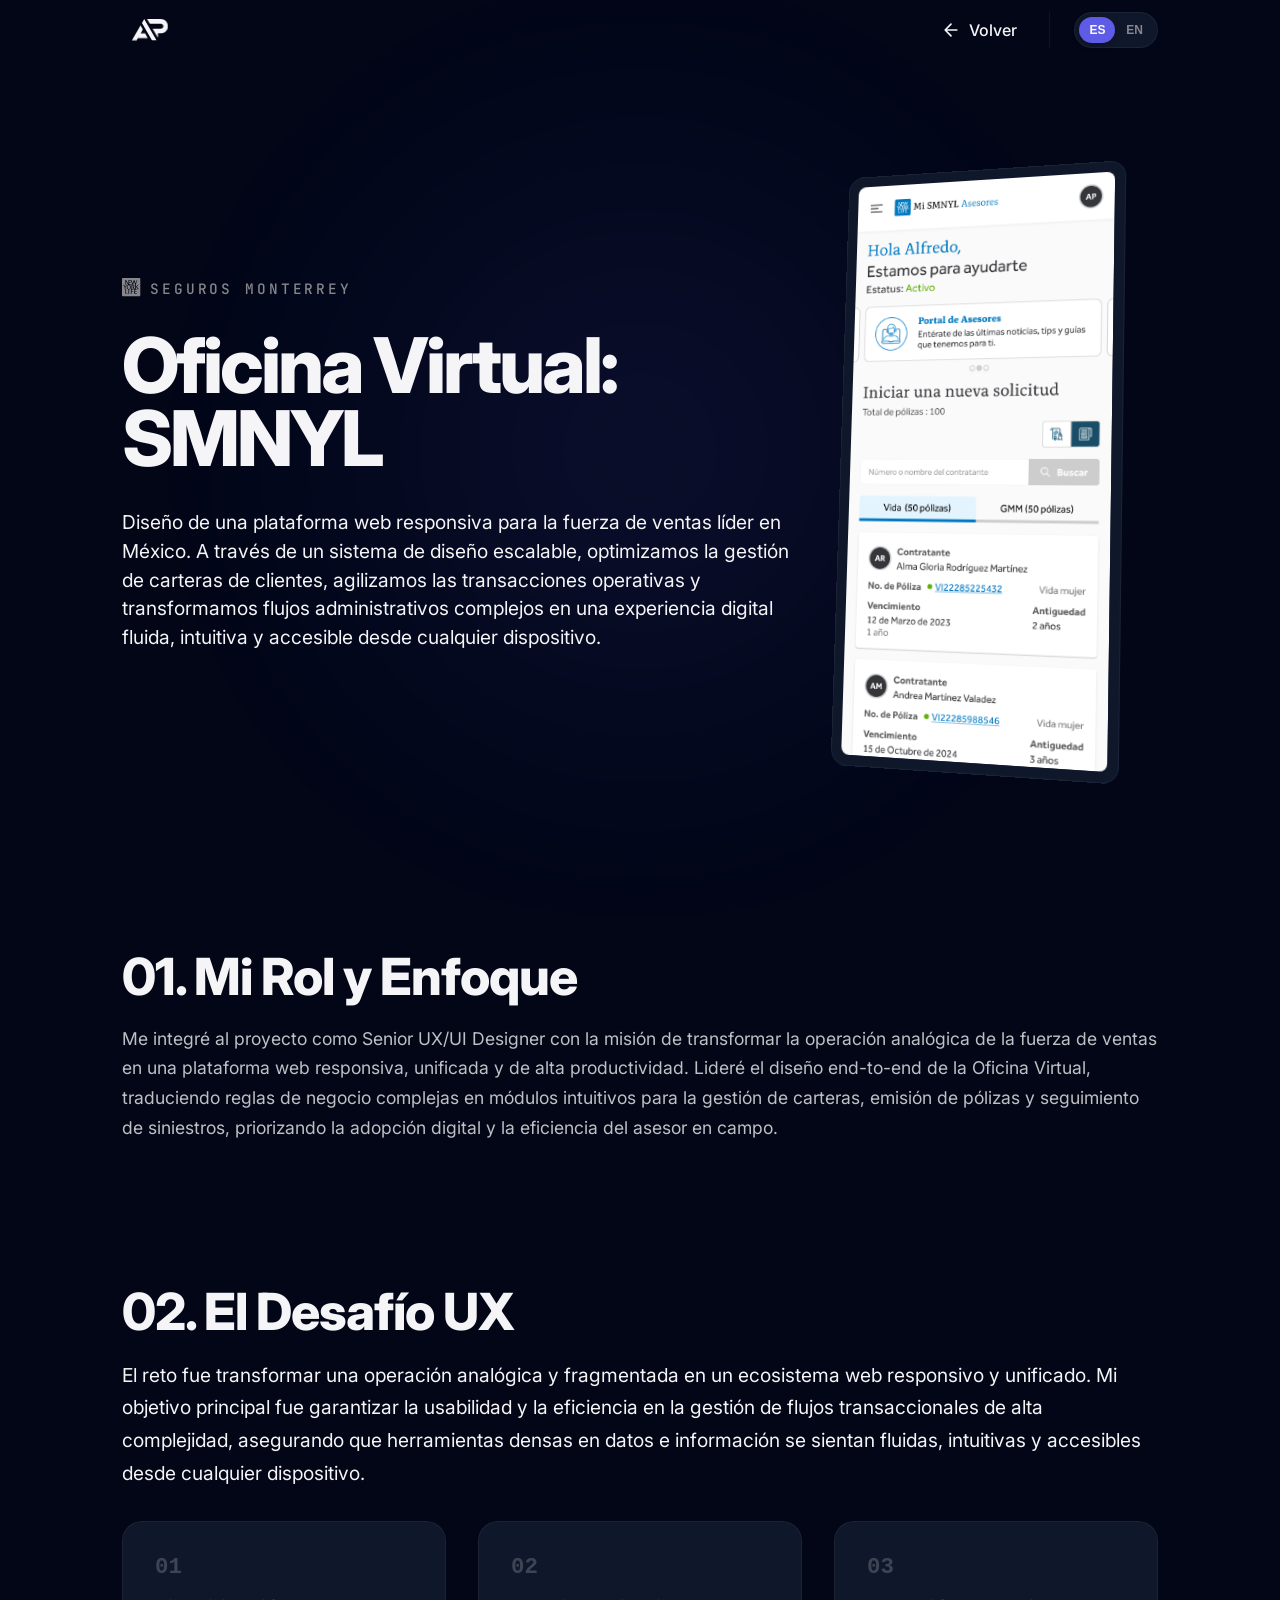
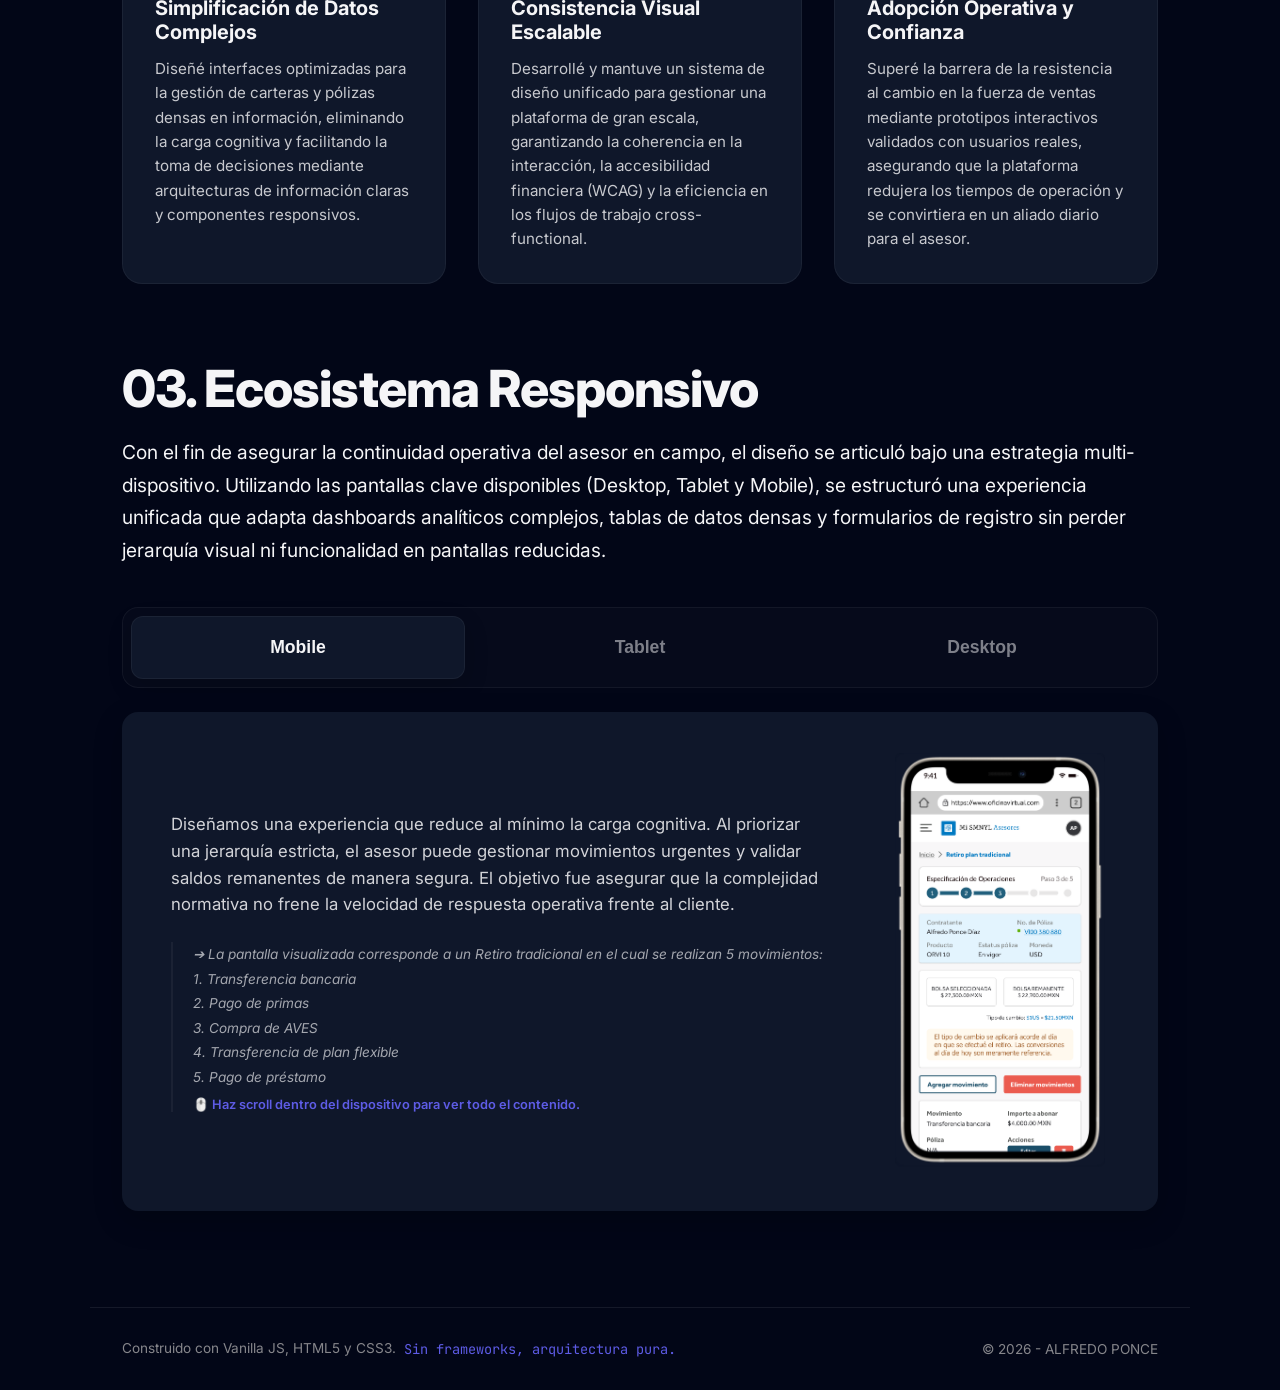
<file: proyectos/SMNYL/index.html>
<!DOCTYPE html>
<html lang="es" data-theme="dark">
<head>
    <meta charset="UTF-8">
    <meta name="viewport" content="width=device-width, initial-scale=1.0">
    <title data-key="nameSMNYL">Proyecto: Oficina Virtual| SMNYL</title>
    <link href="https://fonts.googleapis.com/css2?family=Inter:wght@300;400;600;700&family=JetBrains+Mono:wght@400;500&display=swap" rel="stylesheet">
    <link rel="stylesheet" href="../../main.css"> <!-- Estilos globales -->
    <link rel="stylesheet" href="styles.css"> <!-- Estilos propios -->
    <link rel="shortcut icon" type="svg" href="../../assets/favicon.svg">
</head>
<body> <div class="spotlight-overlay"></div>

    <!-- HEADER -->
    <header id="main-header">
        <!-- MENÚ -->
        <nav class="container nav-wrapper">
            <!-- LOGO -->
            <a href="../../index.html" id="brand-logo-link" class="brand-logo-container" aria-label="Volver al inicio">
                <svg class="ap-logo" viewBox="0 0 32 19" xmlns="http://www.w3.org/2000/svg">
                    <g clip-path="url(#clip0_449_1289)">
                        <path class="logo-part-a" d="M9.60338 9.25266C9.62469 9.28955 9.62469 9.33511 9.60338 9.37201L7.75363 12.5755C7.70792 12.6547 7.76466 12.754 7.85562 12.754H11.5574C11.5994 12.754 11.6383 12.7765 11.6594 12.813L13.9204 16.7286C13.9661 16.8077 13.9094 16.907 13.8184 16.907H5.32035C5.27833 16.907 5.23949 16.9295 5.21837 16.9661L4.08748 18.9244C4.06636 18.961 4.02751 18.9835 3.98549 18.9835H0.118143C0.0271787 18.9835 -0.0295584 18.8842 0.0161555 18.8051L7.46573 5.90404C7.51121 5.82528 7.62423 5.82528 7.66971 5.90404L9.60338 9.25266Z" fill="currentColor"/>
                        <path class="logo-part-diagonal" d="M21.7534 18.8215C21.7991 18.9006 21.7424 18.9999 21.6514 18.9999H17.784C17.742 18.9999 17.7032 18.9774 17.6821 18.9408L8.84911 3.64438C8.8278 3.60748 8.8278 3.56191 8.84911 3.52502L10.7828 0.176502C10.8283 0.0977407 10.9413 0.0977417 10.9868 0.176504L21.7534 18.8215Z" fill="currentColor"/>
                        <path class="logo-part-p" d="M32 6.38525C32 2.85878 29.15 5.33785e-06 25.6344 0H13.5739C13.483 0 13.4262 0.0992615 13.4719 0.178428L15.7329 4.09393C15.754 4.1305 15.7929 4.15301 15.8349 4.15301H25.6344C26.8634 4.15301 27.8598 5.15242 27.8598 6.38525C27.8598 7.61808 26.8634 8.61748 25.6344 8.61749H18.5501C18.4591 8.61749 18.4024 8.71675 18.4481 8.79592L22.8785 16.4681C22.9391 16.573 23.0985 16.5297 23.0985 16.4084V12.8892C23.0985 12.8237 23.1513 12.7705 23.2164 12.7705H25.6344C29.15 12.7705 32 9.91172 32 6.38525Z" fill="currentColor"/>
                    </g>
                    <defs>
                        <clipPath id="clip0_449_1289">
                            <rect width="32" height="19" fill="white"/>
                        </clipPath>
                    </defs>
                </svg>
            </a>

            <!-- MENÚ ENFOCADO AL CASO DE ESTUDIO -->
            <ul class="nav-links case-study-nav" id="nav-menu">
                <li>
                    <a href="../../index.html#projects" class="back-to-home">
                        <svg width="20" height="20" viewBox="0 0 24 24" fill="none" stroke="currentColor" stroke-width="2" stroke-linecap="round" stroke-linejoin="round"><path d="M19 12H5M12 19l-7-7 7-7"/></svg>
                        <span data-key="nav-back">Volver</span>
                    </a>
                </li>
            </ul>
            <div class="nav-actions">
                <div class="nav-settings">
                    <button id="lang-toggle" class="lang-switch" role="switch" aria-checked="false" aria-label="Cambiar idioma a Inglés">
                        <span class="lang-text" data-lang="es">ES</span>
                        <span class="lang-text" data-lang="en">EN</span>
                        <div class="lang-slider"></div>
                    </button>
                </div>             
                <button class="mobile-menu-btn" id="mobile-btn" aria-label="Menu">
                    <span class="bar"></span>
                    <span class="bar"></span>
                    <span class="bar"></span>
                </button>
            </div>
        </nav>
    </header>

    <!-- MAIN -->
    <main>
        <!-- HERO -->
        <section class="hero-tuali container">
            <div class="hero-tuali-content">
                <div class="brand-architecture">
                    <svg class="proyect-logo" viewBox="0 0 32 32" fill="none" xmlns="http://www.w3.org/2000/svg">
                        <path d="M20.9984 18.0553C21.1316 18.0553 21.1264 17.7038 21.1264 17.7038C21.2923 14.6115 21.1396 11.9148 21.1396 11.9148C21.0508 10.8951 20.7124 10.8316 20.7124 10.8316H21.2596C21.2326 10.552 21.1448 10.3475 21.1448 10.3475C19.9635 6.92433 19.2658 5.41048 19.2658 5.41048C18.3006 8.12108 17.6842 10.3152 17.6842 10.3152C17.626 10.552 17.5896 10.857 17.5896 10.857C18.8725 10.8316 19.151 11.0478 19.151 11.0478C19.9313 11.3729 19.9767 12.3329 19.9767 12.3329C20.0015 13.2367 19.4814 13.6068 19.4814 13.6068C19.0612 14.0015 18.4015 14.0766 18.4015 14.0766C19.3159 16.1017 20.1791 17.3602 20.1791 17.3602C20.7124 18.1938 20.9984 18.0553 20.9984 18.0553Z" fill="currentColor"/>
                        <path d="M14.4013 5.00269C14.4013 5.00269 14.1988 4.41703 13.6015 4.44135C13.6015 4.44135 13.3589 4.37841 11.9761 4.44135C11.9761 4.44135 11.5062 4.44135 11.5311 5.06661V6.65879C11.5311 6.65879 12.3308 6.69839 13.5502 6.6349C13.5502 6.6349 13.7664 6.61963 13.9826 6.54294L13.8552 7.58741C13.8552 7.58741 13.8172 7.42095 11.6331 7.49764C11.6331 7.49764 11.5569 7.49764 11.5311 7.57476C11.5311 7.57476 11.4941 8.48026 11.5311 9.62574C11.5311 9.62574 11.595 10.103 12.1781 10.1093C12.1781 10.1093 14.173 10.1601 14.6048 9.93073C14.6048 9.93073 14.7956 9.89844 15.062 9.42219C15.062 9.42219 15.0672 9.57916 14.9357 10.8578H16.5283C16.5283 10.8578 16.725 10.8319 16.725 10.6533C16.725 10.6533 16.8132 10.4619 16.4469 9.52156C16.4469 9.52156 15.7856 7.73915 14.4013 5.00269Z" fill="currentColor"/>
                        <path d="M10.9063 11.4301C9.76455 11.3539 9.25131 12.2446 9.25131 12.2446C8.8512 12.8293 8.87596 14.2179 8.87596 14.2179C8.79982 16.0504 9.24444 16.7783 9.24444 16.7783C9.79051 17.7557 10.679 17.7404 10.679 17.7404C12.0247 17.7816 12.4519 16.7524 12.4519 16.7524C12.8573 15.8475 12.7859 14.2179 12.7859 14.2179C12.7547 12.843 12.3409 12.2446 12.3409 12.2446C11.8652 11.3735 10.9063 11.4301 10.9063 11.4301Z" fill="currentColor"/>
                        <path d="M27.9072 0H1.36626C0.61152 0 0 0.611627 0 1.3691V27.9691C0 28.7267 0.61152 29.3393 1.36626 29.3393H27.9072C28.661 29.3393 29.2736 28.7267 29.2736 27.9691V1.3691C29.2736 0.611627 28.661 0 27.9072 0ZM23.7107 24.8832C23.7107 24.8832 23.6717 25.3558 23.4428 25.342C23.4428 25.342 23.3656 25.4457 21.2835 25.3167C21.2835 25.3167 20.8262 25.2014 19.1628 25.3041C19.1628 25.3041 19.5312 25.2146 19.5947 24.2611C19.5947 24.2611 19.6961 21.5621 19.6459 18.5576C19.6459 18.5576 19.6645 18.1185 19.3541 18.0877C19.3541 18.0877 19.0613 18.1258 18.889 17.8594C18.889 17.8594 17.9729 16.0009 17.3809 14.5113C17.3148 14.3374 17.2504 14.1725 17.1944 14.0155C17.1944 14.0155 17.0533 13.8368 17.3339 13.8866C17.3339 13.8866 17.9687 13.9008 18.3372 13.5313C18.3372 13.5313 18.8831 12.9969 18.7178 12.3098C18.7178 12.3098 18.6929 11.7019 18.0697 11.5328C18.0697 11.5328 17.5496 11.354 16.7239 11.5196C16.7239 11.5196 16.4337 11.5576 16.4194 11.9149V17.5147C16.4194 17.5147 16.3307 18.1137 17.0294 18.0629L17.983 18.0646C17.983 18.0646 18.2996 18.0121 18.1975 18.2912L18.058 18.9779C18.058 18.9779 18.0327 18.8685 17.6763 18.8436C17.6763 18.8436 17.3339 18.7252 15.7466 18.8141C15.7466 18.8141 15.3786 18.8009 15.3665 19.0285V21.2096H16.9665C16.9665 21.2096 17.9444 21.2339 18.0823 21.1562L17.8804 22.1986C17.8804 22.1986 17.753 22.0717 17.4348 22.0838C17.4348 22.0838 16.9517 21.9824 15.3533 22.0574L15.3786 24.4261C15.3786 24.4261 15.3665 25.2411 15.7466 25.3299C15.7466 25.3299 14.9081 25.2146 13.6761 25.3299C13.6761 25.3299 14.0953 25.1893 14.1465 24.565C14.1465 24.565 14.3368 21.753 14.2602 19.1559C14.2602 19.1559 14.3236 18.0851 13.8917 17.9582L14.553 17.9599C14.553 17.9599 15.061 18.0497 15.1635 16.8905C15.1635 16.8905 15.2618 15.8333 15.2735 14.5113C15.2777 13.7798 15.2571 12.9668 15.1746 12.2067C15.1746 12.2067 15.1884 11.0358 14.4272 10.9592L11.8102 10.947C11.8102 10.947 12.8382 11.2526 13.3467 11.8895C13.3467 11.8895 14.0889 12.7105 14.0826 14.257C14.0826 14.257 14.0905 14.3464 14.0953 14.5113C14.1137 15.07 14.0836 16.54 13.3584 17.2986C13.3584 17.2986 13.1686 17.7315 11.975 18.0371C11.975 18.0371 11.4539 18.2411 11.4666 19.0673C11.4666 19.0673 11.4032 21.6388 11.4666 24.7686C11.4666 24.7686 11.4666 25.1518 11.9228 25.342C11.9228 25.342 11.1113 25.1767 9.62602 25.2913C9.62602 25.2913 9.95633 25.2654 10.0573 24.7944C10.0573 24.7944 10.2619 24.2987 10.2741 21.5992V19.0546C10.2741 19.0546 10.2867 18.1516 9.75289 18.0248C9.75289 18.0248 8.77452 17.87 8.31725 17.3239C8.31725 17.3239 7.65708 16.8271 7.63221 14.8306C7.63221 14.8306 7.62053 14.7122 7.6153 14.5113C7.60526 14.0451 7.63908 13.1153 7.9996 12.3726C7.9996 12.3726 8.43189 11.2652 9.7915 11.011C9.7915 11.011 9.30041 10.1198 6.1009 5.27056V10.2726C6.1009 10.2726 6.14639 10.8064 6.72933 10.8583H8.1666C8.1666 10.8583 7.89804 10.9212 6.05748 14.1535C6.05748 14.1535 5.964 14.2994 5.85034 14.5113C5.65584 14.8687 5.39841 15.4136 5.42164 15.7593V17.4387C5.42164 17.4387 5.42164 17.87 6.04483 17.9599H7.26372C6.57825 18.0121 6.5909 18.5825 6.5909 18.5825C6.45029 21.1557 6.55174 24.2521 6.55174 24.2521C6.52796 24.5958 7.06029 24.6349 7.06029 24.6349C7.06029 24.6349 8.22943 24.6988 8.63435 24.6169C8.63435 24.6169 9.07897 24.565 9.32048 24.1919L9.16777 25.0619C9.16777 25.0619 9.14922 25.2596 8.85219 25.3273C8.85219 25.3273 8.67984 25.4309 7.45353 25.3041C7.45353 25.3041 6.2594 25.2146 4.91364 25.2913C4.91364 25.2913 5.43484 25.1258 5.42164 24.0702C5.42164 24.0702 5.4608 21.8544 5.42164 19.1323C5.42164 19.1323 5.39579 18.0497 4.68631 18.0877L3.7074 18.1009C3.7074 18.1009 4.31794 17.9212 4.34281 17.2467L4.34019 15.4506C4.34019 15.3053 4.29678 14.8491 3.97858 14.3126C3.6858 13.8205 3.27249 12.7898 2.50444 11.8742C1.75329 10.9771 1.11952 10.8662 1.11952 10.8662H2.82361C2.82361 10.8662 3.22798 10.9899 3.69049 11.5793C3.96375 11.9276 5.14304 14.1535 5.14304 14.1535L6.40001 11.9276C6.40001 11.9276 6.84354 10.973 6.17169 10.9089H4.48342C4.48342 10.9089 5.08076 10.9089 5.11719 10.2969C5.11719 10.2969 5.30961 7.07621 5.15526 4.76103C5.15526 4.76103 5.16846 3.94695 4.82441 3.71864H6.95927C6.95927 3.71864 6.90855 4.14941 7.51756 5.14315L10.2884 9.56057L10.2867 4.82605C10.2867 4.82605 10.3238 3.76827 9.85542 3.69278C9.85542 3.69278 10.6621 3.75507 14.9917 3.70544C14.9917 3.70544 15.2582 3.62984 15.449 4.21442C15.449 4.21442 15.8734 5.61417 17.2567 8.33852C17.2567 8.33852 17.836 6.79718 18.5729 4.29056C18.5729 4.29056 18.7304 3.78049 18.4772 3.67904C18.4772 3.67904 19.075 3.78049 19.9885 3.67904C19.9885 3.67904 19.9376 3.90942 20.6486 5.75532C20.6486 5.75532 20.8897 6.3663 21.8296 8.68147C21.8296 8.68147 22.4511 7.1037 23.1763 4.60821C23.1763 4.60821 23.493 3.88193 23.0875 3.73031C23.0875 3.73031 23.5448 3.80743 24.6099 3.71864C24.6099 3.71864 24.3302 3.83754 22.059 10.8377H22.6552C22.6552 10.8377 22.3904 10.8704 22.3649 11.354C22.3649 11.354 22.364 12.4144 22.364 14.5113C22.3623 15.3783 22.3623 16.4264 22.3623 17.6549C22.3623 17.6549 22.3508 18.1185 22.7821 18.075H23.3788C23.3788 18.075 23.7985 18.0565 23.7335 18.2151L23.5686 19.017C23.5686 19.017 23.4686 18.8304 23.1124 18.8304C23.1124 18.8304 22.7821 18.7416 21.2454 18.7785C21.2454 18.7785 20.8706 18.7623 20.8743 19.0805L20.878 21.0637C22.5912 21.0763 22.3126 21.0763 22.3126 21.0763C23.3291 21.1018 23.4042 21.0377 23.4042 21.0377L23.2392 22.0194C23.2392 22.0194 23.1383 21.9185 22.7699 21.9063C22.7699 21.9063 22.4263 21.8428 20.878 21.8888V24.1284C20.878 24.1284 20.8897 24.4959 21.3855 24.5233C21.3855 24.5233 21.8417 24.6502 22.7699 24.5344C22.7699 24.5344 23.7107 24.592 23.9 23.9931L23.7107 24.8832ZM25.5243 18.0778C25.2458 18.1157 25.0174 17.7843 25.0174 17.7843C22.6044 14.0414 22.4771 14.0276 22.4771 14.0276C24.0898 12.1174 25.0423 11.0655 25.0423 11.0655C25.259 10.8229 25.6512 10.8361 25.6512 10.8361H26.6672C26.3637 10.9507 25.804 11.5603 25.804 11.5603C24.8134 12.5149 23.7699 13.748 23.7699 13.748C26.3637 17.8594 26.9653 18.0778 26.9653 18.0778H25.5243Z" fill="currentColor"/>
                    </svg>
                    <span class="brand-parent">Seguros Monterrey</span>
                </div>
                <h1 class="project-title-xl" data-key="smnyl-hero-title">Título proyecto</h1>
                <p class="project-summary-inter">
                    <span data-key="smnyl-hero-desc">Descripción del proyecto</span>
                </p>
            </div>
            <div class="product-canvas-container">
                <div class="canvas-hardware-frame">
                    <div class="hardware-inner">
                        <img src="assets/hero/SMNYLHome.png" alt="SMNYL Interface" class="product-shot image-rounded">
                    </div>
                </div>
            </div>
        </section>


        <!-- 01. Mi Rol y Enfoque -->
        <section class="case-section role-section container">
            <!-- Titulo -->
            <div class="challenge-intro reveal-on-scroll">
                <h3 class="section-title" data-key="role_title">01. Mi Rol y Enfoque</h3>
            <!-- Contenido -->
                <p class="challenge-lead reveal-on-scroll" data-key="SMNYL_role_lead">
                    Text
                </p>                
            </div>
        </section>



        <!-- 02. El Desafío UX -->
        <section class="case-section challenge-section container">
            <!-- Titulo -->
            <br>
            <div class="challenge-intro reveal-on-scroll">
                <h3 class="section-title" data-key="challenge_title">02. La Misión</h3>
                <p class="section-description mx-auto" data-key="SMNYL_challenge_desc">
                    Text
                </p>
            </div>
            <!-- Contenido -->
             <div class="diagnostic-stack reveal-on-scroll">
                <div class="bento-card">
                    <span class="card-number">01</span>
                    <div class="card-content">
                        <h5 data-key="SMNYL_challenge_card_1_title">Text</h5>
                        <p data-key="SMNYL_challenge_card_1_desc">Text</p>
                    </div>
                </div>
                <div class="bento-card">
                    <span class="card-number">02</span>
                    <div class="card-content">
                        <h5 data-key="SMNYL_challenge_card_2_title">Text</h5>
                        <p data-key="SMNYL_challenge_card_2_desc">Text</p>
                    </div>
                </div>
                <div class="bento-card">
                    <span class="card-number">03</span>
                    <div class="card-content">
                        <h5 data-key="SMNYL_challenge_card_3_title">Text</h5>
                        <p data-key="SMNYL_challenge_card_3_desc">Text</p>
                    </div>
                </div>
            </div>
        </section>



        <!-- 03. Ecosistema Responsivo -->
        <section class="case-section goal-section container">
            <!-- Titulo -->
            <br><br><br>
            <div class="challenge-intro ">
                <h3 class="section-title reveal-on-scroll" data-key="SMNYL_insights_title">03.</h3>
                <p class="section-description mx-auto reveal-on-scroll" data-key="SMNYL_insights_statement">
                    Text
                </p>
            </div>
            <br><br>
            <!-- Contenido -->
            <div id="modules-section" class="interactive-tabs-layout">
                <!-- DESKTOP TABS HEADER (Oculto en Mobile) -->
                <div class="tabs-header-container reveal-on-scroll" role="tablist" aria-label="Módulos del Proyecto">
                    <button class="tab-btn active" role="tab" aria-selected="true" aria-controls="module-01" data-target="module-01">
                        <span class="tab-title">Mobile</span>
                    </button>
                    <button class="tab-btn" role="tab" aria-selected="false" aria-controls="module-02" data-target="module-02">
                        <span class="tab-title">Tablet</span>
                    </button>
                    <button class="tab-btn" role="tab" aria-selected="false" aria-controls="module-03" data-target="module-03">
                        <span class="tab-title">Desktop</span>
                    </button>
                </div>
                <div class="tabs-content-container reveal-on-scroll">
    
                <!-- Módulo 01: MOBILE -->
                <div class="accordion-item active" id="module-01" role="tabpanel">
                    <div class="accordion-header">
                        <div class="header-left">
                            <h5 class="cell-headline">Mobile</h5>
                        </div>
                        <button class="accordion-cta-btn" tabindex="-1">
                            <span class="cta-text" data-key="cta_see_less">Ver menos</span>
                            <svg class="cta-chevron" width="16" height="16" viewBox="0 0 24 24" fill="none" stroke="currentColor" stroke-width="2.5" stroke-linecap="round" stroke-linejoin="round"><polyline points="6 9 12 15 18 9"></polyline></svg>
                        </button>
                    </div>                        
                    <div class="accordion-content">
                        <div class="content-inner layout-split">
                            <!-- LADO IZQUIERDO: Textos -->
                            <div class="text-side">
                                <p class="problem-text" data-key="SMNYL_insights_user_1">
                                   Text
                                </p>
                                <div class="mockup-explanation-block">
                                    <p class="mockup-caption" data-key="SMNYL_insights_detail"> Text
                                    </p>
                                    <span class="scroll-hint" data-key="scroll_hint">🖱️ Haz scroll dentro del dispositivo para explorar el diseño</span>
                                </div>
                            </div>
                            <!-- LADO DERECHO: Mockup (Clase específica: mobile-frame) -->
                            <div class="visual-side">
                                <div class="device-container mobile-frame">
                                    <img src="./assets/section_03/mobile_mock.png" class="device-frame" alt="Phone Frame Overlay">
                                    <div class="device-screen-scroll">
                                        <img src="./assets/section_03/mobile_body.png" class="scrollable-content" alt="Oficina Virtual Mobile UI">
                                    </div>
                                </div>
                            </div>
                        </div>
                    </div>
                </div>

                <!-- Módulo 02: TABLET -->
                <div class="accordion-item" id="module-02" role="tabpanel">
                    <div class="accordion-header">
                        <div class="header-left">
                            <h5 class="cell-headline">Tablet</h5>
                        </div>
                        <button class="accordion-cta-btn" tabindex="-1">
                            <span class="cta-text" data-key="cta_see_more">Ver más</span>
                            <svg class="cta-chevron" width="16" height="16" viewBox="0 0 24 24" fill="none" stroke="currentColor" stroke-width="2.5" stroke-linecap="round" stroke-linejoin="round"><polyline points="6 9 12 15 18 9"></polyline></svg>
                        </button>
                    </div>
                    <div class="accordion-content">
                        <div class="content-inner layout-split">
                            <!-- LADO IZQUIERDO: Textos -->
                            <div class="text-side">
                                <p class="problem-text" data-key="SMNYL_insights_user_2">
                                    Text
                                </p>
                                <div class="mockup-explanation-block">
                                    <p class="mockup-caption" data-key="SMNYL_insights_detail">Text</p>
                                    <span class="scroll-hint" data-key="scroll_hint">🖱️ Haz scroll dentro del dispositivo para explorar el diseño</span>
                                </div>
                            </div>
                            <!-- LADO DERECHO: Mockup (Clase específica: tablet-frame) -->
                            <div class="visual-side">
                                <div class="device-container tablet-frame">
                                    <img src="./assets/section_03/tablet_mock.png" class="device-frame" alt="Tablet Frame Overlay">
                                    <div class="device-screen-scroll">
                                        <img src="./assets/section_03/tablet_body.png" class="scrollable-content" alt="Oficina Virtual Tablet UI">
                                    </div>
                                </div>
                            </div>
                        </div>
                    </div>
                </div>

                <!-- Módulo 03: DESKTOP -->
                <div class="accordion-item" id="module-03" role="tabpanel">
                    <div class="accordion-header">
                        <div class="header-left">
                            <h5 class="cell-headline">Desktop</h5>
                        </div>
                        <button class="accordion-cta-btn" tabindex="-1">
                            <span class="cta-text" data-key="cta_see_more">Ver más</span>
                            <svg class="cta-chevron" width="16" height="16" viewBox="0 0 24 24" fill="none" stroke="currentColor" stroke-width="2.5" stroke-linecap="round" stroke-linejoin="round"><polyline points="6 9 12 15 18 9"></polyline></svg>
                        </button>
                    </div>
                    <div class="accordion-content">
                        <div class="content-inner layout-split">
                            <!-- LADO IZQUIERDO: Textos -->
                            <div class="text-side">
                                <p class="problem-text" data-key="SMNYL_insights_user_3">
                                    Text
                                </p>
                                <div class="mockup-explanation-block">
                                    <p class="mockup-caption" data-key="SMNYL_insights_detail">Text</p>
                                    <span class="scroll-hint" data-key="scroll_hint">🖱️ Haz scroll dentro del dispositivo para explorar el diseño</span>
                                </div>
                            </div>
                            <!-- LADO DERECHO: Mockup (Clase específica: desktop-frame) -->
                            <div class="visual-side">
                                <div class="device-container desktop-frame">
                                    <img src="./assets/section_03/desktop_mock.png" class="device-frame" alt="Browser Frame Overlay">
                                    <div class="device-screen-scroll">
                                        <img src="./assets/section_03/desktop_body.png" class="scrollable-content" alt="Oficina Virtual Desktop UI">
                                    </div>
                                </div>
                            </div>
                        </div>
                    </div>
                </div>
            </div>
            </div>
        </section>
    
    </main>




    <!-- ==========================================================================
        FOOTER
    ========================================================================== -->
    <footer class="tech-stamp section container reveal">
        <div class="tech-stack">
            <span data-key="footer-built">Construido con Vanilla JS, HTML5 y CSS3.</span>
            <span class="mono-text" data-key="footer-no-frameworks">Sin frameworks, puro rendimiento.</span>
        </div>
        <div class="copyright">
            <span class="namefooter">&copy; <span class="current-year"></span> - Alfredo Ponce</span>
        </div>
    </footer>

    <script src="../../script.js"></script> <!-- Script global -->
    <script src="scripsm.js"></script> <!-- Script propio -->

    <!-- Fullscreen Mockup Modal Overlay -->
    <div id="mockup-modal" class="mockup-modal-overlay">
        <button class="modal-close-btn" aria-label="Cerrar pantalla completa">
            <svg width="24" height="24" viewBox="0 0 24 24" fill="none" stroke="currentColor" stroke-width="2" stroke-linecap="round" stroke-linejoin="round"><line x1="18" y1="6" x2="6" y2="18"></line><line x1="6" y1="6" x2="18" y2="18"></line></svg>
            <span>Cerrar</span>
        </button>
        <div class="modal-body">
            <!-- Clon de los mockups -->
        </div>
    </div>



</body>
</html>
</file>
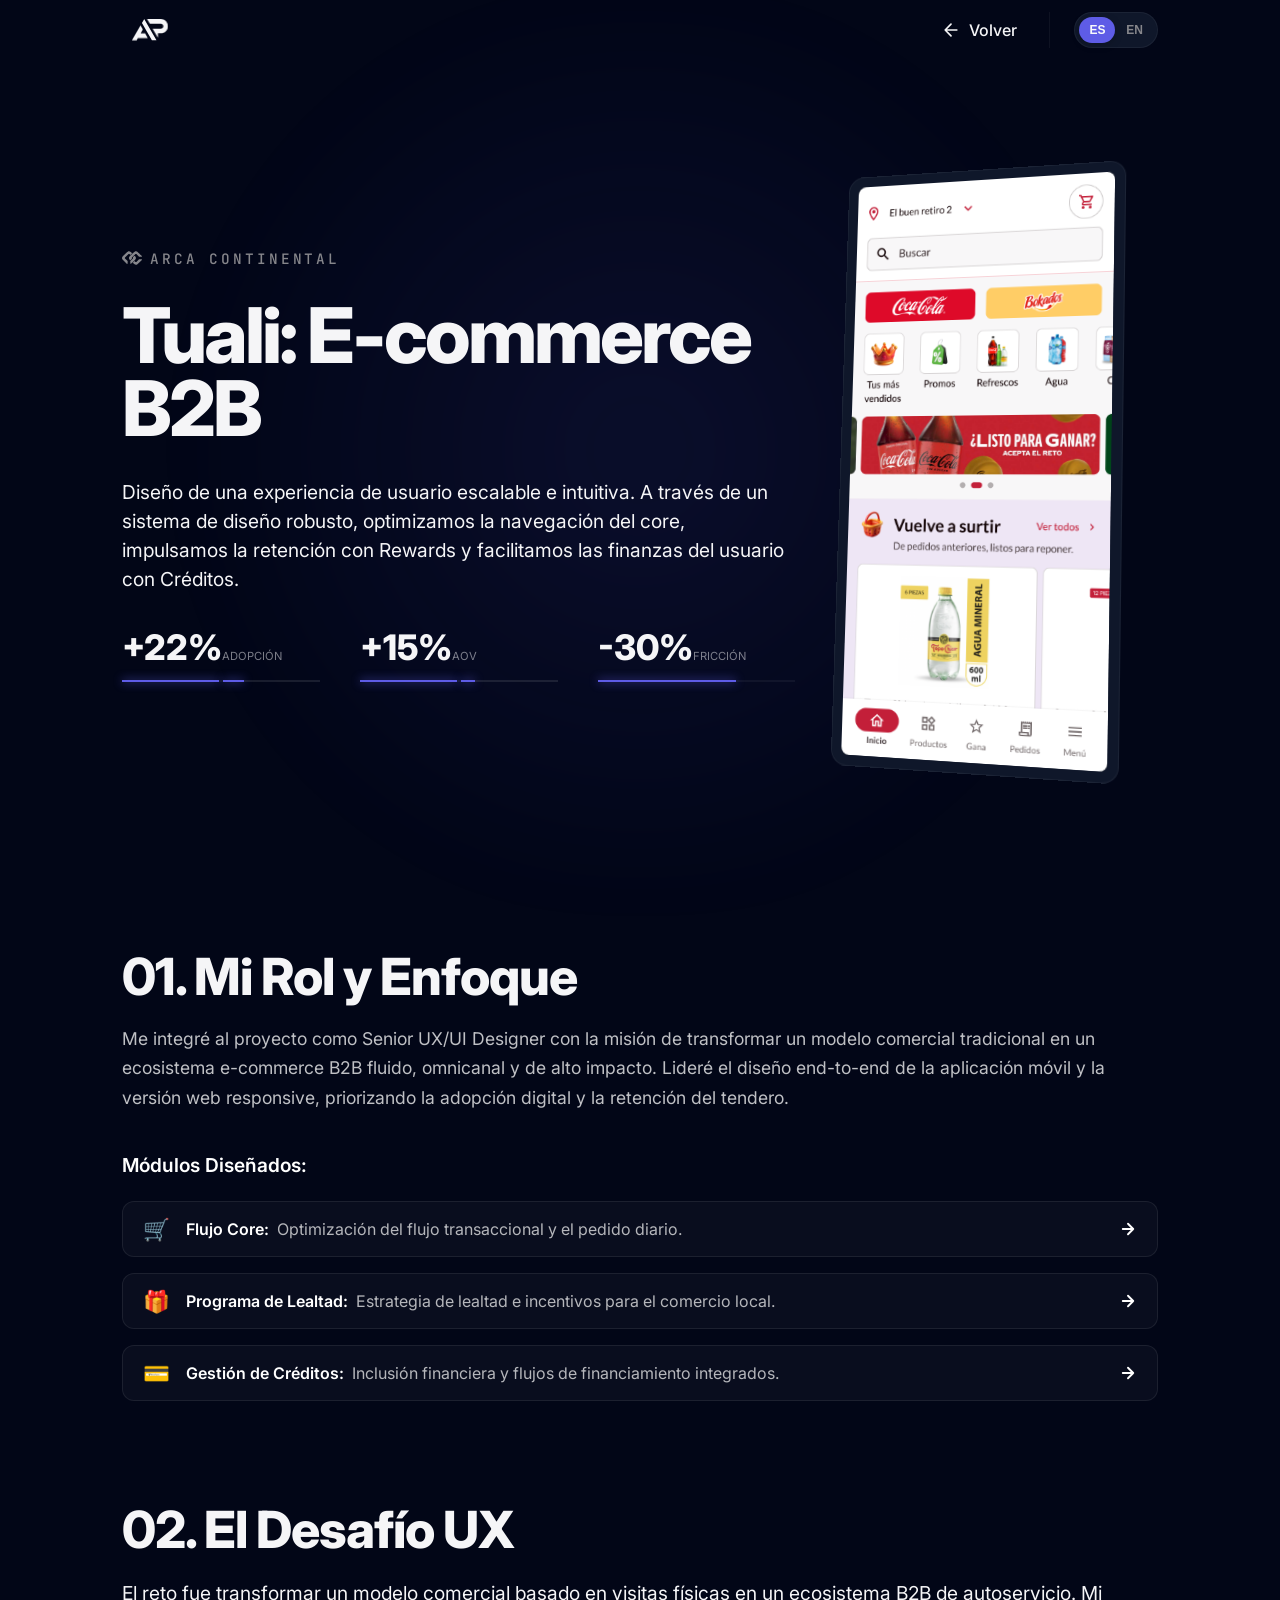
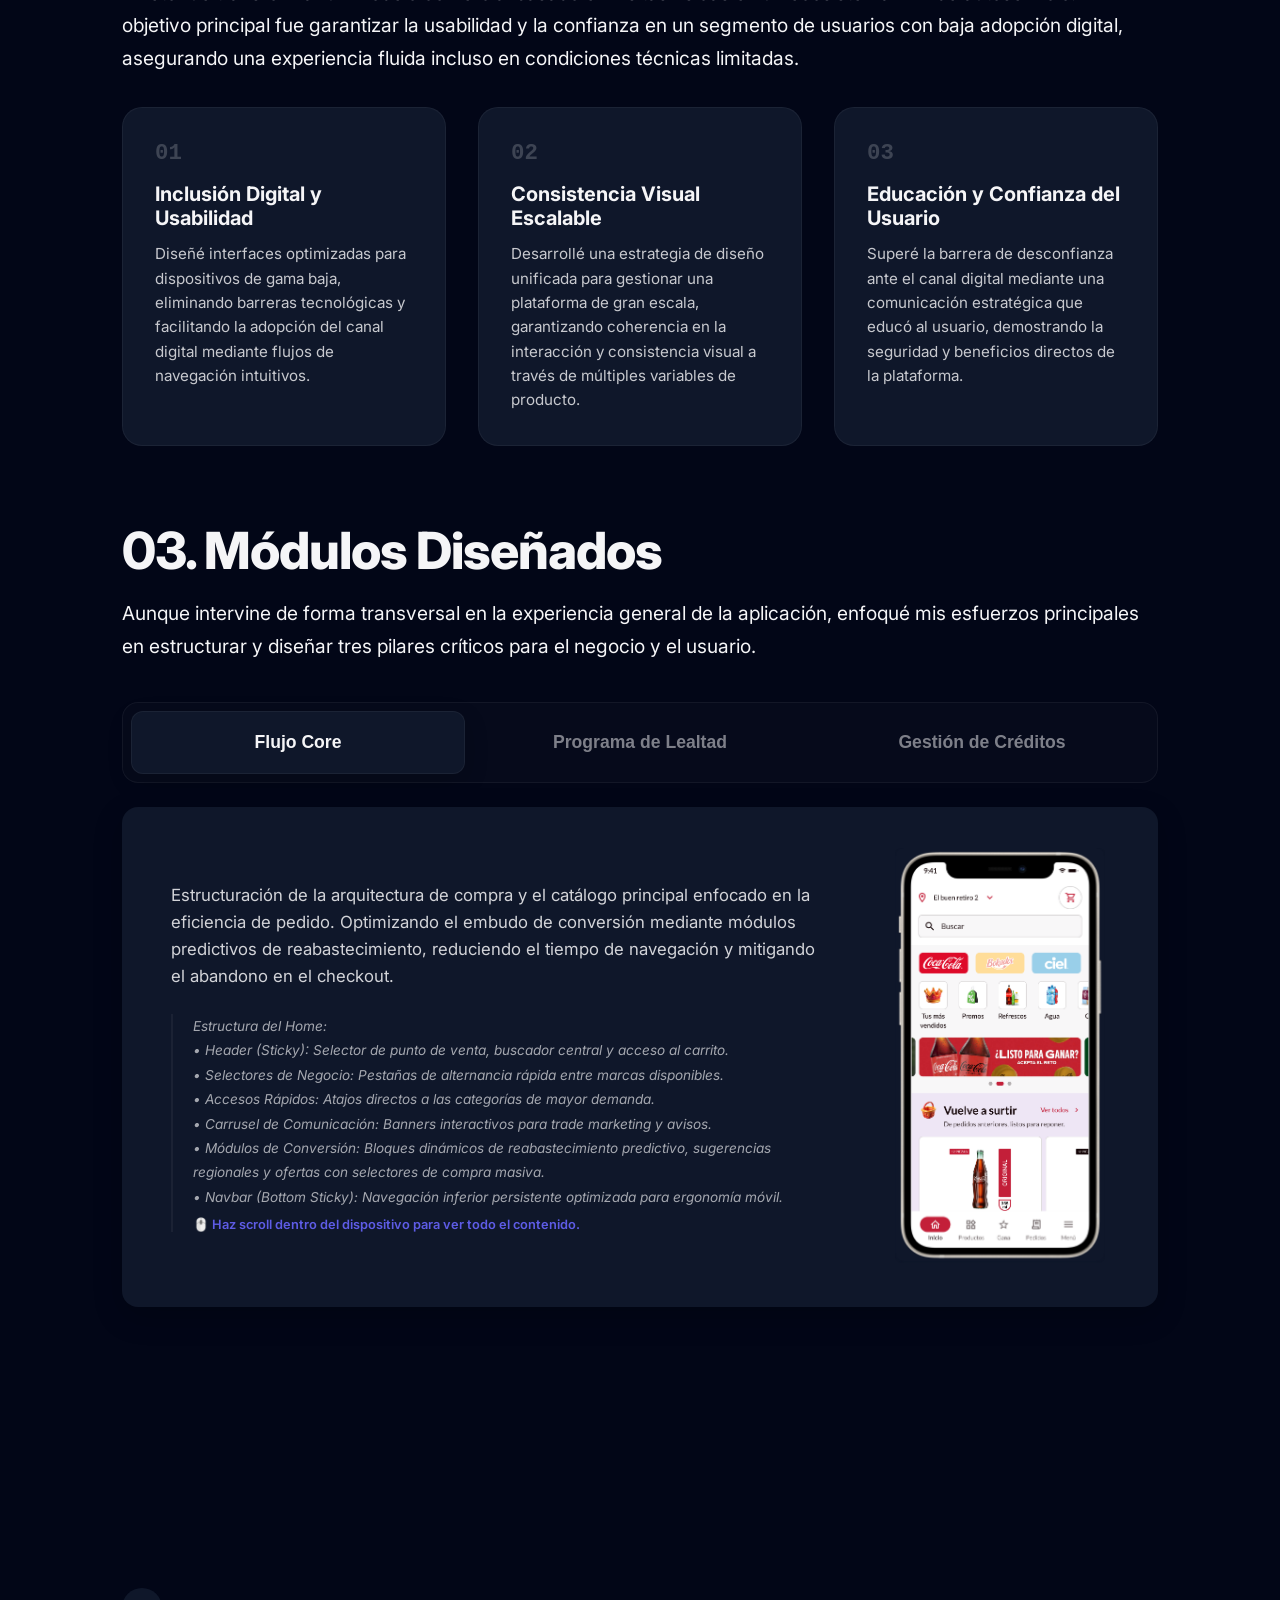
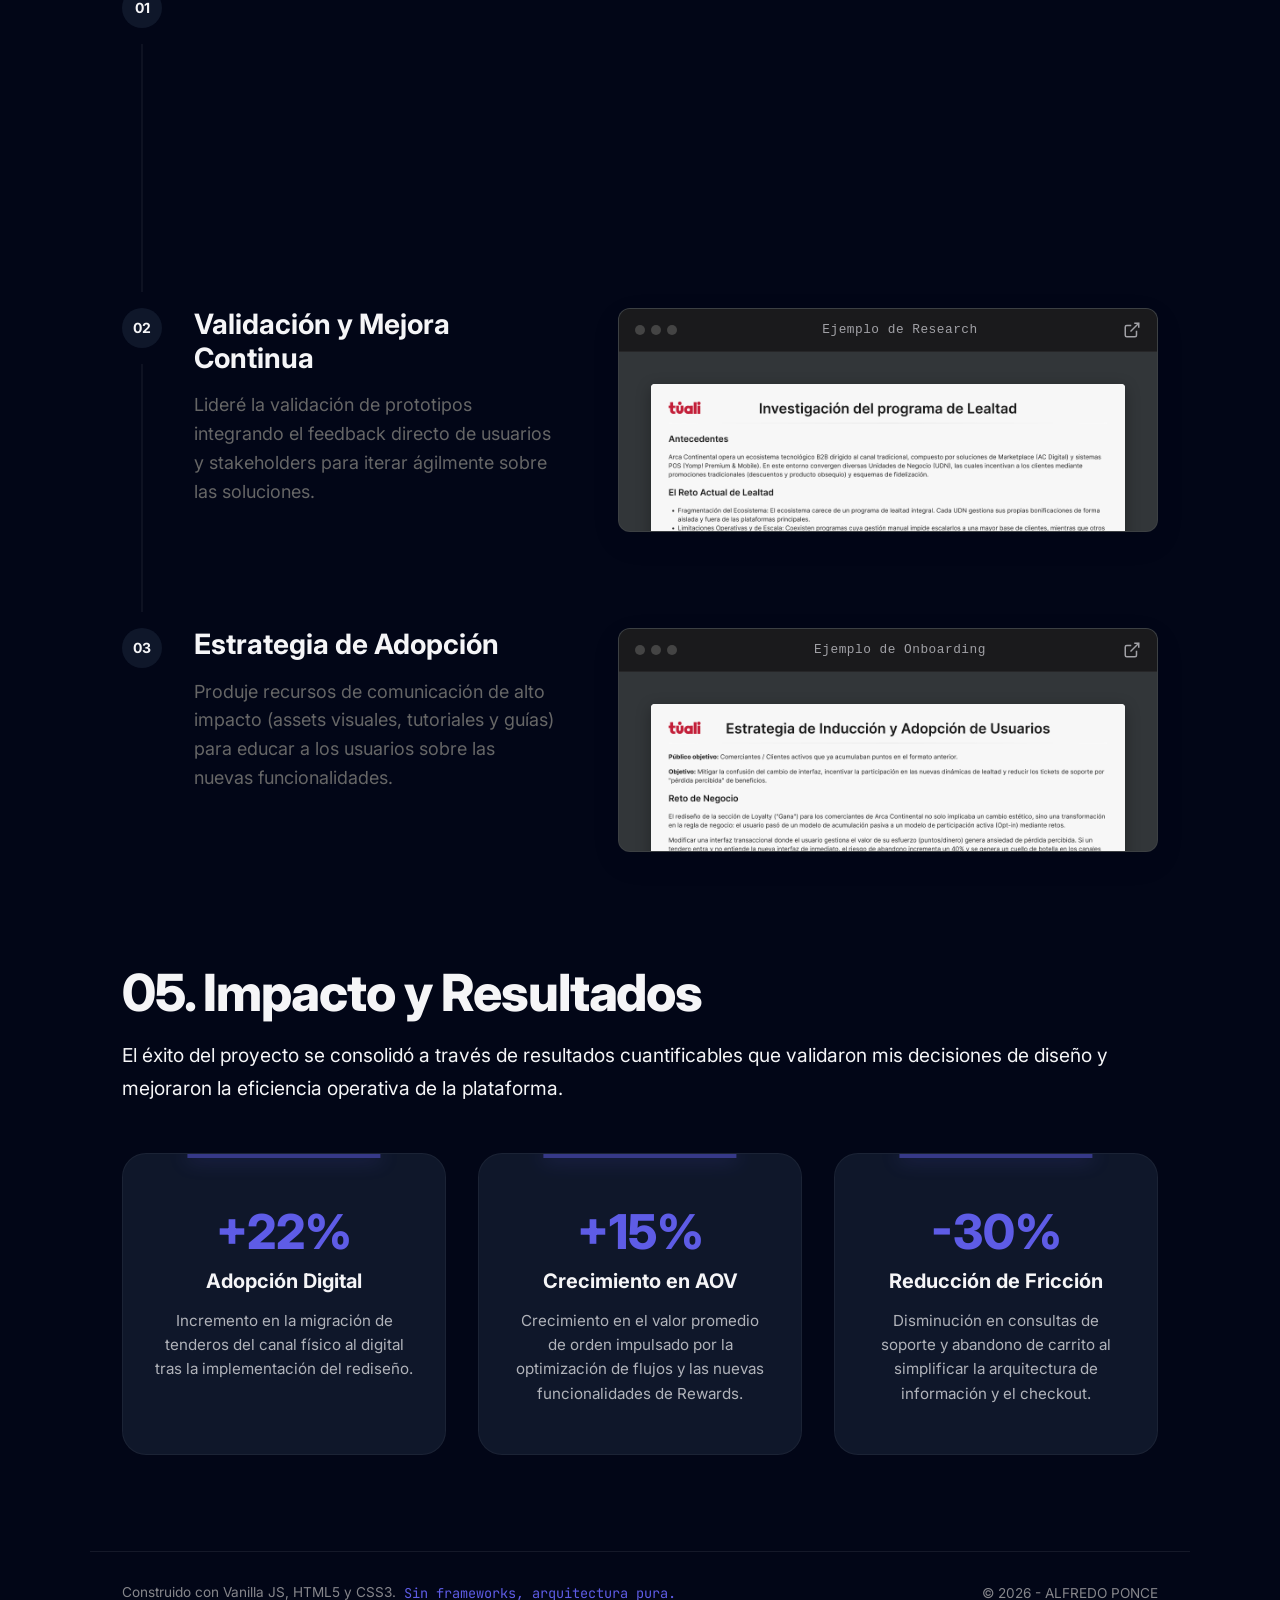
<file: proyectos/Tuali/index.html>
<!DOCTYPE html>
<html lang="es" data-theme="dark">
<head>
    <meta charset="UTF-8">
    <meta name="viewport" content="width=device-width, initial-scale=1.0">
    <title data-key="nameTuali">Proyecto: Tuali | Arca continental</title>
    <link href="https://fonts.googleapis.com/css2?family=Inter:wght@300;400;600;700&family=JetBrains+Mono:wght@400;500&display=swap" rel="stylesheet">
    <link rel="stylesheet" href="../../main.css"> <!-- Estilos globales -->
    <link rel="stylesheet" href="styles.css"> <!-- Estilos propios -->
    <link rel="shortcut icon" type="svg" href="../../assets/favicon.svg">
</head>
<body> <div class="spotlight-overlay"></div>

    <!-- HEADER -->
    <header id="main-header">
        <!-- MENÚ -->
        <nav class="container nav-wrapper">
            <!-- LOGO -->
            <a href="../../index.html" id="brand-logo-link" class="brand-logo-container" aria-label="Volver al inicio">
                <svg class="ap-logo" viewBox="0 0 32 19" xmlns="http://www.w3.org/2000/svg">
                    <g clip-path="url(#clip0_449_1289)">
                        <path class="logo-part-a" d="M9.60338 9.25266C9.62469 9.28955 9.62469 9.33511 9.60338 9.37201L7.75363 12.5755C7.70792 12.6547 7.76466 12.754 7.85562 12.754H11.5574C11.5994 12.754 11.6383 12.7765 11.6594 12.813L13.9204 16.7286C13.9661 16.8077 13.9094 16.907 13.8184 16.907H5.32035C5.27833 16.907 5.23949 16.9295 5.21837 16.9661L4.08748 18.9244C4.06636 18.961 4.02751 18.9835 3.98549 18.9835H0.118143C0.0271787 18.9835 -0.0295584 18.8842 0.0161555 18.8051L7.46573 5.90404C7.51121 5.82528 7.62423 5.82528 7.66971 5.90404L9.60338 9.25266Z" fill="currentColor"/>
                        <path class="logo-part-diagonal" d="M21.7534 18.8215C21.7991 18.9006 21.7424 18.9999 21.6514 18.9999H17.784C17.742 18.9999 17.7032 18.9774 17.6821 18.9408L8.84911 3.64438C8.8278 3.60748 8.8278 3.56191 8.84911 3.52502L10.7828 0.176502C10.8283 0.0977407 10.9413 0.0977417 10.9868 0.176504L21.7534 18.8215Z" fill="currentColor"/>
                        <path class="logo-part-p" d="M32 6.38525C32 2.85878 29.15 5.33785e-06 25.6344 0H13.5739C13.483 0 13.4262 0.0992615 13.4719 0.178428L15.7329 4.09393C15.754 4.1305 15.7929 4.15301 15.8349 4.15301H25.6344C26.8634 4.15301 27.8598 5.15242 27.8598 6.38525C27.8598 7.61808 26.8634 8.61748 25.6344 8.61749H18.5501C18.4591 8.61749 18.4024 8.71675 18.4481 8.79592L22.8785 16.4681C22.9391 16.573 23.0985 16.5297 23.0985 16.4084V12.8892C23.0985 12.8237 23.1513 12.7705 23.2164 12.7705H25.6344C29.15 12.7705 32 9.91172 32 6.38525Z" fill="currentColor"/>
                    </g>
                    <defs>
                        <clipPath id="clip0_449_1289">
                            <rect width="32" height="19" fill="white"/>
                        </clipPath>
                    </defs>
                </svg>
            </a>

            <!-- MENÚ ENFOCADO AL CASO DE ESTUDIO -->
            <ul class="nav-links case-study-nav" id="nav-menu">
                <li>
                    <a href="../../index.html#projects" class="back-to-home">
                        <svg width="20" height="20" viewBox="0 0 24 24" fill="none" stroke="currentColor" stroke-width="2" stroke-linecap="round" stroke-linejoin="round"><path d="M19 12H5M12 19l-7-7 7-7"/></svg>
                        <span data-key="nav-back">Volver</span>
                    </a>
                </li>
            </ul>
            <div class="nav-actions">
                <div class="nav-settings">
                    <button id="lang-toggle" class="lang-switch" role="switch" aria-checked="false" aria-label="Cambiar idioma a Inglés">
                        <span class="lang-text" data-lang="es">ES</span>
                        <span class="lang-text" data-lang="en">EN</span>
                        <div class="lang-slider"></div>
                    </button>
                </div>             
                <button class="mobile-menu-btn" id="mobile-btn" aria-label="Menu">
                    <span class="bar"></span>
                    <span class="bar"></span>
                    <span class="bar"></span>
                </button>
            </div>
        </nav>
    </header>

    <!-- MAIN -->
    <main>
        <!-- HERO -->
        <section class="hero-tuali container">
            <div class="hero-tuali-content">
                <div class="brand-architecture">
                    <svg class="proyect-logo" viewBox="0 0 32 32" fill="none" xmlns="http://www.w3.org/2000/svg">
                        <path d="M4.80764 15.2827L10.4629 9.70452C11.1553 9.02156 11.8758 9.70452 11.8758 9.70452L13.4452 11.2525L16.2464 8.49113C15.2746 7.53255 14.4135 6.68318 13.9706 6.24636C11.143 3.4573 8.34349 6.22036 8.34349 6.22036L1.27531 13.1922C-1.57868 16.0072 1.24895 18.7963 1.24895 18.7963L7.96389 25.4197C7.96389 25.4197 8.31712 25.7681 8.74065 25.3503C8.89706 25.1961 9.03413 25.0608 9.03413 24.364C9.03413 23.9099 9.03413 20.8365 9.03413 20.8365L4.81115 16.6781C4.09063 15.9674 4.81115 15.2844 4.81115 15.2844L4.80764 15.2827Z" fill="currentColor"/>
                        <path d="M20.0178 12.2093L17.2182 14.9706L17.5328 15.2809C18.2252 15.9639 17.5328 16.6746 17.5328 16.6746L13.2571 20.8972C13.2571 20.8972 13.2624 23.7417 13.2571 24.1993C13.2483 24.9187 13.4047 25.1527 13.5734 25.3209C13.997 25.7386 14.3678 25.3729 14.3678 25.3729C14.3678 25.3729 19.6786 20.1345 21.0652 18.7668C23.8647 16.0055 21.037 13.2164 21.037 13.2164C21.037 13.2164 20.6346 12.8177 20.0178 12.2093Z" fill="currentColor"/>
                        <path d="M31.7922 18.3785C31.6358 18.2243 31.4987 18.0891 30.7905 18.0891C30.3301 18.0891 27.2142 18.0891 27.2142 18.0891L22.9983 22.2545C22.2777 22.9652 21.5853 22.2545 21.5853 22.2545L20.0441 20.7342L17.2165 23.5233L19.4642 25.7421C22.3182 28.5571 25.1458 25.7681 25.1458 25.7681L31.8607 19.1447C31.8607 19.1447 32.2157 18.7963 31.7922 18.3785Z" fill="currentColor"/>
                        <path d="M16.2447 16.9883L15.9301 16.6781C15.2377 15.9951 15.9301 15.2844 15.9301 15.2844L21.5853 9.70799C22.2777 9.02503 22.9983 9.70799 22.9983 9.70799L27.2792 13.9254C27.2792 13.9254 30.1631 13.9202 30.627 13.9254C31.3564 13.9341 31.5936 13.7798 31.7641 13.6134C32.1876 13.1956 31.8168 12.8299 31.8168 12.8299C31.8168 12.8299 26.506 7.59149 25.1194 6.22383C22.3199 3.4625 19.4905 6.24983 19.4905 6.24983C19.4905 6.24983 18.2182 7.50482 16.7315 8.97302C15.7965 9.8952 14.7755 10.9023 13.9319 11.7344L12.4241 13.2216C9.5965 16.0107 12.396 18.772 12.396 18.772L13.4206 19.7826L16.2464 16.9918L16.2447 16.9883Z" fill="currentColor"/>
                    </svg>
                    <span class="brand-parent" data-key="brand-parent">Arca Continental</span>
                </div>
                <h1 class="project-title-xl" data-key="tuali-hero-title">Tuali: E-commerce B2B</h1>
                <p class="project-summary-inter">
                    <span data-key="tuali-hero-desc">Diseño de una experiencia de usuario escalable e intuitiva. A través de un sistema de diseño robusto, optimizamos la navegación del core, impulsamos la retención con Rewards y facilitamos las finanzas del usuario con Créditos.</span>
                </p>
                <div class="kpi-instrument-panel">
                    <div class="kpi-instrument">
                        <div class="kpi-data"><span class="kpi-value-xl">+22%</span><span class="kpi-meta" data-key="kpi-adoption">Adopción</span></div>
                        <div class="kpi-visual-indicator"><div class="barpro"><div class="kpi-visual-indicator"><div class="progress-bar-accent-0"></div></div><div class="kpi-visual-indicator"><div class="progress-bar-accent-1"></div></div></div></div>
                    </div>
                    <div class="kpi-instrument">
                        <div class="kpi-data"><span class="kpi-value-xl">+15%</span><span class="kpi-meta" data-key="kpi-aov">AOV</span></div>
                        <div class="kpi-visual-indicator"><div class="barpro"><div class="kpi-visual-indicator"><div class="progress-bar-accent-0"></div></div><div class="kpi-visual-indicator"><div class="progress-bar-accent-2"></div></div></div></div>
                    </div>
                    <div class="kpi-instrument">
                        <div class="kpi-data"><span class="kpi-value-xl">-30%</span><span class="kpi-meta" data-key="kpi-friction">Fricción</span></div>
                        <div class="barpro"><div class="kpi-visual-indicator"><div class="progress-bar-accent-3"></div></div></div>
                    </div>
                </div>
            </div>
            <div class="product-canvas-container">
                <div class="canvas-hardware-frame">
                    <div class="hardware-inner">
                        <img src="assets/hero/homeTuali.png" alt="Tuali B2B Interface" class="product-shot image-rounded">
                    </div>
                </div>
            </div>
        </section>


        <!-- 01. Mi Rol y Enfoque -->
        <section class="case-section role-section container">
            <!-- Titulo -->
            <div class="challenge-intro reveal-on-scroll">
                <h3 class="section-title" data-key="role_title">01. Mi Rol y Enfoque</h3>
            <!-- Contenido -->
                <p class="challenge-lead reveal-on-scroll" data-key="role_lead">
                    Me integré al proyecto como Senior UX/UI Designer con la misión de transformar un modelo comercial tradicional en un ecosistema e-commerce B2B fluido, omnicanal y de alto impacto. Lideré el diseño end-to-end de la aplicación móvil y la versión web responsive, priorizando la adopción digital y la retención del tendero.
                </p>
                <h4 class="challenge-subtitle reveal-on-scroll" data-key="role_subtitle_flows">Flujos Críticos Diseñados:</h4>
                <ul class="challenge-flows-list reveal-on-scroll">
                    <li>
                        <a href="#modules-section" class="flow-card-link" data-to-tab="module-01" aria-label="Ver flujo de compra">
                            <span class="flow-icon">🛒</span>
                            <div class="flow-content">
                                <strong data-key="flow_core_title">Core de Compra:</strong> 
                                <span data-key="flow_core_desc">Optimización del flujo transaccional y el pedido diario.</span>
                            </div>
                            <div class="flow-arrow-icon">
                                <svg viewBox="0 0 24 24" fill="none" stroke="currentColor" stroke-width="2.5" stroke-linecap="round" stroke-linejoin="round"><path d="M5 12h14M12 5l7 7-7 7"/></svg>
                            </div>
                        </a>
                    </li>
                    <li>
                        <a href="#modules-section" class="flow-card-link" data-to-tab="module-02" aria-label="Ver flujo de rewards">
                            <span class="flow-icon">🎁</span>
                            <div class="flow-content">
                                <strong data-key="flow_rewards_title">Recompensas:</strong> 
                                <span data-key="flow_rewards_desc">Estrategia de lealtad e incentivos para el comercio local.</span>
                            </div>
                            <div class="flow-arrow-icon">
                                <svg viewBox="0 0 24 24" fill="none" stroke="currentColor" stroke-width="2.5" stroke-linecap="round" stroke-linejoin="round"><path d="M5 12h14M12 5l7 7-7 7"/></svg>
                            </div>
                        </a>
                    </li>
                    <li>
                        <a href="#modules-section" class="flow-card-link" data-to-tab="module-03" aria-label="Ver flujo de créditos">
                            <span class="flow-icon">💳</span>
                            <div class="flow-content">
                                <strong data-key="flow_credit_title">Créditos:</strong> 
                                <span data-key="flow_credit_desc">Inclusión financiera y flujos de financiamiento integrados.</span>
                            </div>
                            <div class="flow-arrow-icon">
                                <svg viewBox="0 0 24 24" fill="none" stroke="currentColor" stroke-width="2.5" stroke-linecap="round" stroke-linejoin="round"><path d="M5 12h14M12 5l7 7-7 7"/></svg>
                            </div>
                        </a>
                    </li>
                </ul>
            </div>
        </section>



        <!-- 02. El Desafío UX -->
        <section class="case-section challenge-section container">
            <!-- Titulo -->
            <br>
            <div class="challenge-intro reveal-on-scroll">
                <h3 class="section-title" data-key="challenge_title">02. La Misión</h3>
                <p class="section-description mx-auto" data-key="challenge_desc">
                    El reto consistió en transformar un modelo comercial tradicional de visitas físicas en un ecosistema de autoservicio B2B. El objetivo fue garantizar la operatividad técnica en zonas de baja conectividad sin comprometer la relación de confianza con el usuario final.
                </p>
            </div>
            <!-- Contenido -->
             <div class="diagnostic-stack reveal-on-scroll">
                <div class="bento-card">
                    <span class="card-number">01</span>
                    <div class="card-content">
                        <h5 data-key="challenge_card_1_title">Adopción e Inclusión Digital</h5>
                        <p data-key="challenge_card_1_desc">Diseño de interfaces optimizadas para dispositivos de gama baja, eliminando barreras tecnológicas y facilitando la transición al canal digital.</p>
                    </div>
                </div>
                <div class="bento-card">
                    <span class="card-number">02</span>
                    <div class="card-content">
                        <h5 data-key="challenge_card_2_title">Arquitectura y Sincronización</h5>
                        <p data-key="challenge_card_2_desc">Gestión de más de 1,500 SKUs con reglas de precio dinámicas y control de stock en tiempo real para soportar picos masivos de transacciones.</p>
                    </div>
                </div>
                <div class="bento-card">
                    <span class="card-number">03</span>
                    <div class="card-content">
                        <h5 data-key="challenge_card_3_title">Escalabilidad Multiregión</h5>
                        <p data-key="challenge_card_3_desc">Localización en México, Argentina, Perú y Ecuador; gestionando multidivisas y adaptando el UX Writing al contexto cultural de cada mercado.</p>
                    </div>
                </div>
            </div>
        </section>



        <!-- 03. Módulos Diseñados -->
        <section class="case-section goal-section container">
            <!-- Titulo -->
            <br><br><br>
            <div class="challenge-intro ">
                <h3 class="section-title reveal-on-scroll" data-key="insights_title">03. Módulos de Producto Diseñados</h3>
                <p class="section-description mx-auto reveal-on-scroll" data-key="insights_statement">
                    Aunque intervine de forma transversal en la experiencia general de la aplicación, enfoqué mis esfuerzos principales en estructurar y diseñar tres pilares críticos para el negocio y el usuario.
                </p>
            </div>
            <br><br>
            <!-- Contenido -->
            <div id="modules-section" class="interactive-tabs-layout">
                <!-- DESKTOP TABS HEADER (Oculto en Mobile) -->
                <div class="tabs-header-container reveal-on-scroll" role="tablist" aria-label="Módulos del Proyecto">
                    <button class="tab-btn active" role="tab" aria-selected="true" aria-controls="module-01" data-target="module-01">
                        <span class="tab-title" data-key="insights_card_1_title">Core Flow</span>
                    </button>
                    <button class="tab-btn" role="tab" aria-selected="false" aria-controls="module-02" data-target="module-02">
                        <span class="tab-title" data-key="insights_card_2_title">Loyalty Program</span>
                    </button>
                    <button class="tab-btn" role="tab" aria-selected="false" aria-controls="module-03" data-target="module-03">
                        <span class="tab-title" data-key="insights_card_3_title">Credit Management</span>
                    </button>
                </div>
                <div class="tabs-content-container reveal-on-scroll">
                    <!-- Módulo 01 -->
                    <div class="accordion-item active" id="module-01" role="tabpanel">
                        <div class="accordion-header">
                            <div class="header-left">
                                <h5 class="cell-headline" data-key="insights_card_1_title">Core Flow</h5>
                            </div>
                            <button class="accordion-cta-btn" tabindex="-1">
                                <span class="cta-text" data-key="cta_see_less">Ver menos</span>
                                <svg class="cta-chevron" width="16" height="16" viewBox="0 0 24 24" fill="none" stroke="currentColor" stroke-width="2.5" stroke-linecap="round" stroke-linejoin="round"><polyline points="6 9 12 15 18 9"></polyline></svg>
                            </button>
                        </div>                        
                        <div class="accordion-content">
                            <div class="content-inner layout-split">
                                <!-- LADO IZQUIERDO: Textos (1.5fr) -->
                                <div class="text-side">
                                    <p class="problem-text" data-key="insights_user_1">
                                        Design of the main navigation and checkout architecture. Reduced transactional friction through an intuitive flow that guides users clearly from discovery to conversion.
                                    </p>
                                    <div class="mockup-explanation-block">
                                        <p class="mockup-caption" data-key="insights_detail_1">➔ Showing: Main catalog scroll and persistent checkout trigger.</p>
                                        <span class="scroll-hint" data-key="scroll_hint">🖱️ Scroll inside the device to explore the full layout</span>
                                    </div>
                                </div>
                                <!-- LADO DERECHO: Mockup (0.5fr) -->
                                <div class="visual-side">
                                    <div class="device-container">
                                        <img src="./assets/section_03/frame-core.png" class="device-frame" alt="Phone Frame Overlay">
                                        <div class="device-screen-scroll">
                                            <img src="./assets/section_03/layout-core.png" class="scrollable-content" alt="Rewards UI">
                                        </div>
                                    </div>
                                </div>
                            </div>
                        </div>
                    </div>
                    <!-- Módulo 02 -->
                    <div class="accordion-item" id="module-02" role="tabpanel">
                        <div class="accordion-header">
                            <div class="header-left">
                                <h5 class="cell-headline" data-key="insights_card_2_title">Loyalty Program</h5>
                            </div>
                            <button class="accordion-cta-btn" tabindex="-1">
                                <span class="cta-text" data-key="cta_see_more">Ver más</span>
                                <svg class="cta-chevron" width="16" height="16" viewBox="0 0 24 24" fill="none" stroke="currentColor" stroke-width="2.5" stroke-linecap="round" stroke-linejoin="round"><polyline points="6 9 12 15 18 9"></polyline></svg>
                            </button>
                        </div>
                        <div class="accordion-content">
                            <div class="content-inner layout-split">
                                <!-- LADO IZQUIERDO: Textos -->
                                <div class="text-side">
                                    <p class="problem-text" data-key="insights_user_2">
                                        Conceptualization and interaction design for the rewards section, built to drive merchant retention and increase Lifetime Value (LTV).
                                    </p>
                                    <div class="mockup-explanation-block">
                                        <p class="mockup-caption" data-key="insights_detail_2">➔ Showing: Rewards tier dashboard and points conversion workflow.</p>
                                        <span class="scroll-hint" data-key="scroll_hint">🖱️ Scroll inside the device to explore the full layout</span>
                                    </div>
                                </div>
                                <!-- LADO DERECHO: Mockup -->
                                <div class="visual-side">
                                    <div class="device-container">
                                        <img src="./assets/section_03/frame-gana.png" class="device-frame" alt="Phone Frame Overlay">
                                        <div class="device-screen-scroll">
                                            <img src="./assets/section_03/layout-gana.png" class="scrollable-content" alt="Rewards UI">
                                        </div>
                                    </div>
                                </div>
                            </div>
                        </div>
                    </div>
                    <!-- Módulo 03 -->
                    <div class="accordion-item" id="module-03" role="tabpanel">
                        <div class="accordion-header">
                            <div class="header-left">
                                <h5 class="cell-headline" data-key="insights_card_3_title">Credit Management</h5>
                            </div>
                            <button class="accordion-cta-btn" tabindex="-1">
                                <span class="cta-text" data-key="cta_see_more">Ver más</span>
                                <svg class="cta-chevron" width="16" height="16" viewBox="0 0 24 24" fill="none" stroke="currentColor" stroke-width="2.5" stroke-linecap="round" stroke-linejoin="round"><polyline points="6 9 12 15 18 9"></polyline></svg>
                            </button>
                        </div>
                        <div class="accordion-content">
                            <div class="content-inner layout-split">
                                <!-- LADO IZQUIERDO: Textos -->
                                <div class="text-side">
                                    <p class="problem-text" data-key="insights_user_3">
                                        UI design for financing control and visualization. Provides a transparent and secure experience for applying credit lines, eliminating financial friction.
                                    </p>
                                    <div class="mockup-explanation-block">
                                        <p class="mockup-caption" data-key="insights_detail_3">➔ Showing: Statement view, credit token allocation, and payment history.</p>
                                        <span class="scroll-hint" data-key="scroll_hint">🖱️ Scroll inside the device to explore the full layout</span>
                                    </div>
                                </div>
                                <!-- LADO DERECHO: Mockup -->
                                <div class="visual-side">
                                    <div class="device-container">
                                        <img src="./assets/section_03/frame-creditos.png" class="device-frame" alt="Phone Frame Overlay">
                                        <div class="device-screen-scroll">
                                            <img src="./assets/section_03/layout-creditos.png" class="scrollable-content" alt="Rewards UI">
                                        </div>
                                    </div>
                                </div>
                            </div>
                        </div>
                    </div>
                </div>
            </div>
        </section>



        <!-- 04. Solución y Ejecución -->
        <!-- Titulo -->
        <section class="case-section process-section container">
            <br><br><br>
            <div class="challenge-intro reveal-on-scroll">
                <h3 class="section-title" data-key="solution_title">04. Solución y Ejecución</h3>
                <p class="section-description mx-auto" data-key="solution_desc">
                    Más allá de la interfaz, mi enfoque se centró en construir una infraestructura de diseño escalable y procesos de validación que garantizaron un lanzamiento exitoso.
                </p>
            </div>
        <!-- Contenido -->    
            <div class="process-timeline-wrapper reveal-on-scroll">    
                <!-- 01. Sistema de Diseño Escalable -->
                <article class="timeline-step">
                    <div class="timeline-marker">
                        <span class="step-number">01</span>
                        <div class="step-line"></div>
                    </div>
                    
                    <div class="step-content">
                        <div class="step-text reveal-on-scroll">
                            <h5 data-key="solution_card_1_title">Sistema de Diseño Escalable</h5>
                            <p data-key="solution_card_1_desc">Desarrollé un Design System robusto con documentation exhaustiva y guías de estilo, garantizando la consistencia visual y acelerando el hand-off con desarrollo.</p>
                        </div>
                        
                        <div class="wrapper-pdf" data-current-lang="es">
                            <div class="step-visual mock-pdf-viewer reveal-on-scroll">
                                
                                <div class="viewer-toolbar">
                                    <div class="toolbar-dots"><span></span><span></span><span></span></div>
                                    <div class="toolbar-title" data-key="pdfTitle-1">Ejemplo DS</div>                                     
                                    <a href="./assets/section_04/DS-ES.pdf" 
                                    target="_blank" 
                                    class="toolbar-btn btn-open-pdf" 
                                    title="Abrir PDF"
                                    data-pdf-es="./assets/section_04/DS-ES.pdf"
                                    data-pdf-en="./assets/section_04/DS-EN.pdf">
                                        <svg viewBox="0 0 24 24" fill="none" stroke="currentColor" stroke-width="2">
                                            <path d="M18 13v6a2 2 0 0 1-2 2H5a2 2 0 0 1-2-2V8a2 2 0 0 1 2-2h6"></path>
                                            <polyline points="15 3 21 3 21 9"></polyline>
                                            <line x1="10" y1="14" x2="21" y2="3"></line>
                                        </svg>
                                    </a>
                                </div>

                                <div class="viewer-scroll-area">
                                    <div class="document-page multi-lang-page">
                                        <img src="./assets/section_04/DS-ES.png" alt="Design System ES" class="pdf-img lang-es" loading="lazy">
                                        <img src="./assets/section_04/DS-EN.png" alt="Design System EN" class="pdf-img lang-en" loading="lazy">
                                    </div>
                                </div>
                            </div>
                        </div>
                    </div>
                </article>

                <!-- 02. Validación y Mejora Continua -->
                <article class="timeline-step">
                    <div class="timeline-marker">
                        <span class="step-number">02</span>
                        <div class="step-line"></div>
                    </div>
                    
                    <div class="step-content">
                        <div class="step-text reveal-on-scroll">
                            <h5 data-key="solution_card_2_title">Validación y Mejora Continua</h5>
                            <p data-key="solution_card_2_desc">Conduje pruebas de usabilidad y utilicé feedback directo de usuarios y stakeholders para iterar ágilmente sobre los prototipos.</p>
                        </div>
                        
                        <div class="wrapper-pdf" data-current-lang="es">
                            <div class="step-visual mock-pdf-viewer reveal-on-scroll">
                                
                                <div class="viewer-toolbar">
                                    <div class="toolbar-dots"><span></span><span></span><span></span></div>
                                    <div class="toolbar-title" data-key="pdfTitle-2">Testing_Results.pdf</div>
                                    
                                    <a href="./assets/section_04/Research-ES.pdf" 
                                    target="_blank" 
                                    class="toolbar-btn btn-open-pdf" 
                                    title="Abrir PDF"
                                    data-pdf-es="./assets/section_04/Research-ES.pdf"
                                    data-pdf-en="./assets/section_04/Research-EN.pdf">
                                        <svg viewBox="0 0 24 24" fill="none" stroke="currentColor" stroke-width="2">
                                            <path d="M18 13v6a2 2 0 0 1-2 2H5a2 2 0 0 1-2-2V8a2 2 0 0 1 2-2h6"></path>
                                            <polyline points="15 3 21 3 21 9"></polyline>
                                            <line x1="10" y1="14" x2="21" y2="3"></line>
                                        </svg>
                                    </a>
                                </div>

                                <div class="viewer-scroll-area">
                                    <div class="document-page multi-lang-page">
                                        <img src="./assets/section_04/Research-ES.png" alt="Resultados Testing ES" class="pdf-img lang-es" loading="lazy">
                                        <img src="./assets/section_04/Research-EN.png" alt="Resultados Testing EN" class="pdf-img lang-en" loading="lazy">
                                    </div>
                                </div>
                            </div>
                        </div>
                    </div>
                </article>

                <!-- 03. Medición y Análisis de Impacto -->
                <article class="timeline-step">
                    <div class="timeline-marker">
                        <span class="step-number">03</span>
                        <div class="step-line is-last"></div>
                    </div>
                    
                    <div class="step-content">
                        <div class="step-text reveal-on-scroll">
                            <h5 data-key="solution_card_3_title">Medición y Análisis de Impacto</h5>
                            <p data-key="solution_card_3_desc">Definí y monitoreé KPIs clave tras el lanzamiento, cruzando datos cuantitativos con feedback cualitativo para asegurar el cumplimiento de los objetivos de negocio.</p>
                        </div>
                        
                        <div class="wrapper-pdf" data-current-lang="es">
                            <div class="step-visual mock-pdf-viewer reveal-on-scroll">
                                
                                <div class="viewer-toolbar">
                                    <div class="toolbar-dots"><span></span><span></span><span></span></div>
                                    <div class="toolbar-title" data-key="pdfTitle-3">Ejemplo Onboarding</div>
                                    
                                    <a href="./assets/section_04/Onboarding-ES.pdf" 
                                    target="_blank" 
                                    class="toolbar-btn btn-open-pdf" 
                                    title="Abrir PDF"
                                    data-pdf-es="./assets/section_04/Onboarding-ES.pdf"
                                    data-pdf-en="./assets/section_04/Onboarding-EN.pdf">
                                        <svg viewBox="0 0 24 24" fill="none" stroke="currentColor" stroke-width="2">
                                            <path d="M18 13v6a2 2 0 0 1-2 2H5a2 2 0 0 1-2-2V8a2 2 0 0 1 2-2h6"></path>
                                            <polyline points="15 3 21 3 21 9"></polyline>
                                            <line x1="10" y1="14" x2="21" y2="3"></line>
                                        </svg>
                                    </a>
                                </div>

                                <div class="viewer-scroll-area">
                                    <div class="document-page multi-lang-page">
                                        <img src="./assets/section_04/Onboarding-ES.png" alt="Reporte de Métricas ES" class="pdf-img lang-es" loading="lazy">
                                        <img src="./assets/section_04/Onboarding-EN.png" alt="Reporte de Métricas EN" class="pdf-img lang-en" loading="lazy">
                                    </div>
                                </div>
                            </div>
                        </div>
                    </div>
                </article>

            </div>
        </section>



        <!-- 05. Impacto y Resultados -->
        <!-- Titulo -->
        <section class="case-section process-section container">
            
            <div class="challenge-intro reveal-on-scroll">
                <h3 class="section-title" data-key="impact_title">05. Impacto y Resultados</h3>
                <p class="section-description mx-auto" data-key="impact_desc">
                    Más allá de la entrega visual, el éxito del proyecto se consolidó a través de resultados cuantificables que validaron mis decisiones de diseño y mejoraron la eficiencia operativa de la plataforma.
                </p>
            </div>
        <!-- Contenido -->
            <div class="impact-grid-premium reveal-on-scroll">
                <div class="impact-card-premium">
                    <div class="impact-glow"></div>
                    <span class="impact-value" data-key="impact_val_1">+22%</span>
                    <h5 class="impact-label" data-key="impact_label_1">Adopción Digital</h5>
                    <p class="impact-detail" data-key="impact_detail_1">Incremento en la migración de tenderos del canal físico al digital tras la implementación del rediseño.</p>
                </div>
                
                <div class="impact-card-premium">
                    <div class="impact-glow"></div>
                    <span class="impact-value" data-key="impact_val_2">+15%</span>
                    <h5 class="impact-label" data-key="impact_label_2">Crecimiento en AOV</h5>
                    <p class="impact-detail" data-key="impact_detail_2">Crecimiento en el valor promedio de orden impulsado por la optimización de flujos y las nuevas funcionalidades de Rewards.</p>
                </div>
                
                <div class="impact-card-premium">
                    <div class="impact-glow"></div>
                    <span class="impact-value" data-key="impact_val_3">-30%</span>
                    <h5 class="impact-label" data-key="impact_label_3">Reducción de Fricción</h5>
                    <p class="impact-detail" data-key="impact_detail_3">Disminución en consultas de soporte y abandono de carrito al simplificar la arquitectura de información y el checkout.</p>
                </div>
            </div>
        </section>
    </main>




    <!-- ==========================================================================
        FOOTER
    ========================================================================== -->
    <footer class="tech-stamp section container reveal">
        <div class="tech-stack">
            <span data-key="footer-built">Construido con Vanilla JS, HTML5 y CSS3.</span>
            <span class="mono-text" data-key="footer-no-frameworks">Sin frameworks, puro rendimiento.</span>
        </div>
        <div class="copyright">
            <span class="namefooter">&copy; <span class="current-year"></span> - Alfredo Ponce</span>
        </div>
    </footer>

    <script src="../../script.js"></script> <!-- Script global -->
    <script src="scriptu.js"></script> <!-- Script propio -->

    <!-- Fullscreen Mockup Modal Overlay -->
    <div id="mockup-modal" class="mockup-modal-overlay">
        <button class="modal-close-btn" aria-label="Cerrar pantalla completa">
            <svg width="24" height="24" viewBox="0 0 24 24" fill="none" stroke="currentColor" stroke-width="2" stroke-linecap="round" stroke-linejoin="round"><line x1="18" y1="6" x2="6" y2="18"></line><line x1="6" y1="6" x2="18" y2="18"></line></svg>
            <span>Cerrar</span>
        </button>
        <div class="modal-body">
            <!-- Clon de los mockups -->
        </div>
    </div>



</body>
</html>
</file>
<file: main.css>
/* ==========================================================================
   VARIABLES Y TEMAS
   ========================================================================== */

:root {
    /* Tipografía Fluida */
    --fs-hero-title: clamp(1.5rem, 4.5vw, 3.5rem);
    --fs-hero-desc: clamp(1rem, 2vw, 1.25rem);
    
    /* Layout y Espaciado */
    --hero-gap: clamp(1.5rem, 5vh, 3rem);
    --section-padding: clamp(5rem, 10vw, 8rem);
    
    /* Estado del Mouse (Spotlight) */
    --mouse-x: 50%;
    --mouse-y: 50%;

    /* Tamaño iconos control lottie */
     --lottie-ctrl-size: 18px; 
}

:root[data-theme="dark"] {
    --bg-primary: #020617;
    --bg-secondary: #0F172A;
    --text-main: #F5F5F7;
    --text-muted: #86868B;
    --accent: #5E5CE6;
    --slate-50: #f8fafc;   /* Títulos principales */
    --slate-400: #94a3b8;  /* Texto secundario / Escuela */
    --slate-800: #1e293b;  /* Bordes de cards */
    --slate-900: #0f172a;  /* Fondo de cards */
    --slate-950: #020617;  /* Fondo profundo (Detrás de imágenes) */
    --accent-glow: rgba(94, 92, 230, 0.5);
    --border: rgba(255, 255, 255, 0.05);
    --glass: rgba(2, 6, 23, 0.8);
    --marquee-high: #bbbbc4;
    --marquee-low: #63636c;
    --accent-transparent: rgba(13, 148, 136, 0.2);
    /*Opacidad barra progreso Lottie*/
    --lopacy: 60%;
    /*Colores marquee about me*/
    --item-bg: rgba(255, 255, 255, 0.03);
    --item-border: rgba(255, 255, 255, 0.1);
    --item-shadow: none;
    /* Mockup Lab */
   --phone-case-color: #1a1f2e; 
    --phone-accent-detail: #334155;
    --phone-shadow: rgba(0, 0, 0, 0.6);
    --blueprint-grid-lines: rgba(255, 255, 255, 0.04);
    --blueprint-dots: rgba(94, 92, 230, 0.25)
    
}


/* ==========================================================================
   RESET Y ESTILOS BASE
   ========================================================================== */

* {
    margin: 0;
    padding: 0;
    box-sizing: border-box;
}

html {
    scroll-behavior: smooth;
    scroll-padding-top: 90px;
}

body {
    background-color: var(--bg-primary);
    color: var(--text-main);
    font-family: 'Inter', sans-serif;
    transition: all 0.4s ease;
    hyphens: none !important; 
    word-break: normal; 
    overflow-wrap: break-word; 
}

.container {
    max-width: 1100px;
    margin: 0 auto;
    padding: 0 2rem;
}

/* Utilitarios */
.text-accent { color: var(--accent); }
.mono-text { font-family: 'JetBrains Mono', monospace; color: var(--accent); }


/* ==========================================================================
   SWITCH DE IDIOMA (SEGMENTED CONTROL)
   ========================================================================== */
.lang-switch {
    position: relative;
    display: inline-flex;
    align-items: center;
    background: var(--bg-secondary); 
    border: 1px solid var(--border);
    border-radius: 100px;
    padding: 4px;
    width: 84px;
    height: 36px;
    cursor: pointer;
    outline: none;
    transition: border-color 0.3s ease;
    /* Evita la selección de texto al hacer clics rápidos */
    user-select: none; 
    -webkit-tap-highlight-color: transparent;
}

.lang-switch:focus-visible {
    box-shadow: 0 0 0 2px var(--accent);
}


.lang-switch:hover .lang-slider{
    background: var(--accent-glow);
}
.lang-switch:hover .lang-text{
    color: var(--text-main);
}


/* Textos de idioma */
.lang-text {
    flex: 1;
    text-align: center;
    font-size: 0.75rem;
    font-weight: 700;
    color: var(--text-muted);
    z-index: 2;
    transition: color 0.4s cubic-bezier(0.4, 0, 0.2, 1);
}

/* Estado activo del texto */
.lang-switch[aria-checked="false"] .lang-text[data-lang="es"],
.lang-switch[aria-checked="true"] .lang-text[data-lang="en"] {
    color: var(--slate-50); /* Blanco de alto contraste */
}

/* El elemento deslizante (Píldora interior) */
.lang-slider {
    position: absolute;
    top: 4px;
    left: 4px;
    width: 36px;
    height: 26px;
    background: var(--accent);
    border-radius: 100px;
    box-shadow: 0 2px 8px rgba(0, 0, 0, 0.2);
    z-index: 1;
    transition: transform 0.4s cubic-bezier(0.65, 0, 0.35, 1), 
                background-color 0.4s ease;
}

/* Movimiento del slider cuando está en Inglés (true) */
.lang-switch[aria-checked="true"] .lang-slider {
    transform: translateX(38px);
}

/* Ajustes Responsive: Asegurar que se vea bien en el header móvil */
@media (max-width: 768px) {
    .nav-settings {
        padding-left: 0;
        border-left: none;
    }
}

/* ==========================================================================
   COMPONENTES GLOBALES
   ========================================================================== */

/* Botones */
.btn-primary {
    display: inline-flex;
    align-items: center;
    justify-content: center;
    background-color: var(--accent);
    color: white;
    border: none;
    cursor: pointer;
    padding: 1rem 2rem;
    border-radius: 8px;
    text-decoration: none;
    font-weight: 700;
}

.btn-primary:hover {
    transform: translateY(-2px);
    box-shadow: 0 0 12px var(--accent-glow);
}

.btn-secondary {
    display: inline-flex;
    align-items: center;
    justify-content: center;
    border: 1px solid var(--border);
    color: var(--text-main);
    padding: 1rem 2rem;
    border-radius: 12px;
    text-decoration: none;
    font-weight: 600;
    background: transparent;
    transition: all 0.3s cubic-bezier(0.4, 0, 0.2, 1);
    position: relative;
    overflow: hidden;
}


.btn-secondary:hover {
    background: var(--bg-secondary);
}

/* Animaciones de Revelación (Intersection Observer) */
.reveal-on-scroll {
    opacity: 0;
    transform: translateY(30px);
    transition: all 0.8s ease-out;
}

.reveal-on-scroll.visible {
    opacity: 1;
    transform: translateY(0);
}

/* --- Utilidades de Iconos (Para los enlaces de verificación) --- */
.icon-sm {
    width: 16px;
    height: 16px;
    flex-shrink: 0; /* Evita que el icono se aplaste si el texto es largo */
    stroke-linecap: round;
    stroke-linejoin: round;
}

/* --- Ajuste de Accesibilidad para Enlaces --- */
.edu-cta, .edu-list-link {
    outline: none;
    border-radius: 4px;
}

.edu-cta:focus-visible, .edu-list-link:focus-visible {
    box-shadow: 0 0 0 2px var(--accent);
}

/* ==========================================================================
   EFECTOS ESPECIALES (FONDO)
   ========================================================================== */

.spotlight-overlay {
    position: fixed;
    top: 0;
    left: 0;
    width: 100%;
    height: 100%;
    pointer-events: none;
    z-index: 0;
    background: radial-gradient(
        800px circle at var(--mouse-x) var(--mouse-y),
        var(--accent) 0%,
        transparent 60%
    );
    opacity: 0.15;
    transition: opacity 0.4s ease;
    filter: blur(20px);
}

/* Capas de profundidad */
#main-header, main, section, footer {
    position: relative;
    z-index: 10;
}

[data-theme="dark"] .spotlight-overlay {
    opacity: 0.1;
    filter: blur(40px);
}

[data-theme="light"] .spotlight-overlay {
    opacity: 0.05;
    filter: blur(30px);
}

/* ==========================================================================
   CABECERA Y NAVEGACIÓN
   ========================================================================== */

#main-header {
    position: fixed;
    top: 0;
    width: 100%;
    height: 60px;
    z-index: 1000;
    padding: .5rem 0;
    border-bottom: 1px solid transparent;
    transition: padding 0.4s cubic-bezier(0.4, 0, 0.2, 1),
                background-color 0.4s cubic-bezier(0.4, 0, 0.2, 1),
                border-color 0.4s cubic-bezier(0.4, 0, 0.2, 1),
                backdrop-filter 0.4s ease;
}

#main-header.header-scrolled {
    padding: .5rem 0;
    background: var(--glass);
    backdrop-filter: blur(12px);
    -webkit-backdrop-filter: blur(12px);
    border-bottom-color: var(--border);
}

.nav-wrapper {
    display: flex;
    justify-content: space-between;
    align-items: center;
    gap:2rem
}

/* Logo */
.brand-logo-container {
    display: inline-flex;
    padding: 10px;
    cursor: pointer;
}

.ap-logo {
    width: clamp(32px, 4vw, 36px);
    height: auto;
    color: var(--text-main);
    overflow: visible;
    transition: transform 0.4s cubic-bezier(0.25, 1, 0.5, 1),
                filter 0.4s cubic-bezier(0.25, 1, 0.5, 1);
}

.brand-logo-container:hover .ap-logo {
    transform: translateY(-2px) scale(1.03);
    filter: drop-shadow(0px 6px 10px rgba(0, 0, 0, 0.08));
}

[data-theme="dark"] .brand-logo-container:hover .ap-logo {
    filter: drop-shadow(0px 6px 12px rgba(13, 148, 136, 0.2));
}

/* Menú de Navegación */
.nav-links {
    display: flex;
    gap: 2rem;
    align-items: center;
    list-style: none;
    flex: 1;
    justify-content: flex-end; 
}

.nav-links a {
    text-decoration: none;
    color: var(--text-main);
    font-weight: 500;
    transition: 0.3s;
}

.nav-links a:hover {
    color: var(--accent);
}

/* Contenedor que agrupa settings y hamburguesa */
.nav-actions {
    display: flex;
    align-items: center;
    gap: 1.5rem; 
    z-index: 1000;
}
.mobile-menu-btn {
    display: none;
}

/* Configuración (Tema e Idioma) */
.nav-settings {
    display: flex;
    align-items: center;
    gap: 1rem;
    padding-left: 2rem;
    border-left: 1px solid var(--border);
}

.btn-text-toggle, .btn-icon-toggle {
    background: none;
    border: none;
    cursor: pointer;
    color: var(--text-main);
}

.lang-label {
    opacity: 0.5;
    transition: opacity 0.3s ease, color 0.3s ease;
}

.lang-label.current {
    opacity: 1;
    color: var(--accent);
    font-weight: bold;
}

.sun-icon, .moon-icon {
    width: 20px;
    height: 20px;
}

[data-theme="light"] .sun-icon, 
[data-theme="dark"] .moon-icon {
    display: none;
}

/* Menú hamburguesa */
.mobile-menu-btn {
    display: none;
    background: transparent;
    border: none;
    cursor: pointer;
    width: 44px !important;
    height: 44px !important;
    position: relative;
    z-index: 9999;
    padding: 0;
    margin: 0;
    overflow: visible;
    box-sizing: border-box;
}

.bar {
    display: block;
    position: absolute;
    left: 50%;
    transform: translateX(-50%);
    width: 22px;
    height: 2px;
    background-color: var(--text-main);
    border-radius: 4px;
    transition: all 0.3s cubic-bezier(0.4, 0, 0.2, 1);
}
.bar:nth-child(1) { top: 15px; }
.bar:nth-child(2) { top: 21px; }
.bar:nth-child(3) { top: 27px; }

.mobile-menu-footer{
    display: none;
}


/* ==========================================================================
   SECCIÓN HERO
   ========================================================================== */

#hero {
    display: flex;
    align-items: center;
    overflow: hidden;
}
.hero-grid {
    display: grid;
    grid-template-columns: 1.25fr 0.75fr;
    gap: 6rem;
    align-items: center;
    max-height: 100vh;
    min-height: 100vh;
    padding-top: 90px;
    padding-bottom: 3rem;
}
.hero-text {
    min-width: 0;
    display: flex;
    flex-direction: column;
    height: 100%;
    gap:1.2rem;
}

/* Badge del Perfil */
.hero-badge {
    transition: all 0.3s ease-in-out;
    display: inline-flex;
    align-items: center;
    gap: 0.5rem;
    padding: 0.4rem .8rem;
    background: var(--bg-secondary);
    border: 1px solid var(--border);
    border-radius: 100px;
    font-size: 0.8rem;
    letter-spacing: 0.05em;
    text-transform: uppercase;
    max-width: fit-content;
}
.badge-name { color: var(--text-main); font-weight: 600; }
.badge-sep { color: var(--accent); font-weight: 800; }
.badge-role { color: var(--text-muted); }

/* TÍTULO H1 */
.h1adjuts {
        flex: 1;
        display: flex;
        align-items: center; 
        width: 100%;
        overflow: hidden;
    }    
#hero h1 {
    line-height: 1.0; 
    letter-spacing: -0.02em;
    font-weight: 700;
    margin: 0;
    width: 100%;
    word-wrap: break-word;
    font-size: 2rem; 
}


/* --- MARQUEE --- */
.hero-marquee-container {
  overflow: hidden;
  mask-image: linear-gradient(to right, transparent, black 10%, black 90%, transparent);
  -webkit-mask-image: linear-gradient(to right, transparent, black 10%, black 90%, transparent);
  max-width: calc(var(--hero-content-width, 100%) - 1.5rem);
  margin-left: 0px;
  margin-right: auto;
  transition: max-width 0.3s ease;
}
.marquee-track {
  display: flex;
  width: max-content;
  margin-bottom: 0.8rem;
}
.marquee-group {
  display: flex;
  white-space: nowrap;
}
.marquee-group span {
  font-family: 'Inter', sans-serif;
  font-size: clamp(1rem, 2vw, 1.25rem);
  font-weight: 500;
  padding-right: 1rem;
}
.text-light {
  color: var(--marquee-high);
  transition: color 0.4s ease;
}
.text-dark {
  color: var(--marquee-low);
  transition: color 0.4s ease;
}



/*Botones*/
.hero-actions {
        justify-content: left;
        display: flex;
        gap: 1rem;
}

/* Visual */
.hero-visual {
    position: relative;
    width: 100%;
    height: 100%;
    aspect-ratio: 1 / 1;
    max-width: 500px;
    margin: 0 auto;
    display: flex;
    justify-content: center;
    align-items: center;   
    background-color: var(--bg-secondary);
    background-image: radial-gradient(var(--border) 1px, transparent 1px);
    background-size: 24px 24px;   
    border: 1px solid var(--border);
    border-radius: 32px;
    padding: 2rem;
    overflow: visible; 
    transition: all 0.5s cubic-bezier(0.2, 0.8, 0.2, 1);
}
.hero-visual::before,
.hero-visual::after {
    content: "";
    position: absolute;
    width: 30px;
    height: 30px;
    border: 2px solid var(--accent);
    z-index: 10;
    transition: all 0.4s ease;
    pointer-events: none;
}
.hero-visual::before {
    top: -2px;
    left: -2px;
    border-right: none;
    border-bottom: none;
    border-radius: 32px 0 0 0;
}
.hero-visual::after {
    bottom: -2px;
    right: -2px;
    border-left: none;
    border-top: none;
    border-radius: 0 0 32px 0;
}
.hero-visual:hover {
    transform: translateY(-8px) rotateX(4deg) rotateY(-4deg);
    box-shadow:
        -20px 20px 50px rgba(0, 0, 0, 0.1),
        0 0 0 1px var(--accent-glow);
}
.hero-visual:hover::before,
.hero-visual:hover::after {
    width: 60px;
    height: 60px;
}

#hero-lottie {
    width: 100%;
    height: auto;
    z-index: 2;
    filter: drop-shadow(0 15px 30px rgba(0,0,0,0.15));
    transition: transform 0.5s ease;
}

/* --- LOTTIE control --- */
.lottie-ui-panel {
    position: absolute;
    bottom: 12px; 
    left: 50%;
    transform: translateX(-50%) translateY(10px);
    background: var(--glass);
    backdrop-filter: blur(16px);
    border: 1px solid var(--border);
    border-radius: 100px;    
    padding: 6px 12px;
    display: flex;
    align-items: center;
    gap: 10px;
    width: 85%;
    max-width: 320px;    
    opacity: 0;
    pointer-events: none;
    transition: all 0.4s cubic-bezier(0.2, 0.8, 0.2, 1);
    z-index: 100;
}
.hero-visual:hover .lottie-ui-panel {
    opacity: 1;
    pointer-events: all;
    transform: translateX(-50%) translateY(0);
}
.timeline-wrapper {
    flex-grow: 1;
    display: flex;
    align-items: center;
}
#lp-timeline {
    width: 100%;
    -webkit-appearance: none;
    background: var(--border);
    height: 2px;
    border-radius: 2px;
    cursor: pointer;
}
#lp-timeline::-webkit-slider-thumb {
    -webkit-appearance: none;
    width: 8px;
    height: 8px;
    background: var(--accent);
    border-radius: 50%;
    box-shadow: 0 0 8px var(--accent-glow);
}
.ctrl-icon-btn {
    background: none;
    border: none;
    color: var(--text-main);
    cursor: pointer;
    padding: 4px;
    display: flex;
    align-items: center;
    opacity: 0.6;
    transition: all 0.3s ease;
}
.ctrl-icon-btn:hover {
    color: var(--accent);
    opacity: 1;
    transform: scale(1.2);
}
.ctrl-divider {
    width: 1px;
    height: 12px;
    background: var(--border);
    opacity: var(--lopacy);
}
/* --- Panel control Lottie: PAUSE (||) A PLAY (>) --- */
.icon-wrapper {
    position: relative;
    width: var(--lottie-ctrl-size);
    height: var(--lottie-ctrl-size);
    display: flex;
    justify-content: center;
    align-items: center;
}
.icon-wrapper svg {
    position: absolute;
    width: 100%;
    height: 100%;
    transition: all 0.3s cubic-bezier(0.4, 0, 0.2, 1);
}
.svg-play { opacity: 0; transform: scale(0.5) rotate(-45deg); }
.svg-pause { opacity: 1; transform: scale(1) rotate(0deg); }
.is-paused .svg-play { opacity: 1; transform: scale(1) rotate(0deg); }
.is-paused .svg-pause { opacity: 0; transform: scale(0.5) rotate(45deg); }
.svg-icon {
    width: var(--lottie-ctrl-size);
    height: var(--lottie-ctrl-size);
    display: block;
    stroke-width: 2.2; 
}
#lp-restart .svg-icon {
    transform: scale(0.95);
}




/* ==========================================================================
   PROYECTOS
   ========================================================================== */

.projects-section {
    padding: var(--section-padding) 0;
}
.section, .about-section{
    padding-top: var(--section-padding);
}
.section-header {
    margin-bottom: 2.5rem; /* Más aire para que respire */
}

.section-title {
    font-size: clamp(2rem, 4vw, 2.8rem); 
    font-weight: 800;
    letter-spacing: -0.02em;
    margin-top: 1rem;
    color: var(--text-main);    
}

.section-desc {
    color: var(--text-muted);
    font-size: 1.1rem;
    line-height: 1.6;
    padding-top: .5rem;
}

.projects-grid {
    display: grid;
    grid-template-columns: repeat(2, 1fr);
    gap: 2.5rem;
}

.project-card {
    background: var(--bg-secondary);
    border: 1px solid var(--border);
    border-radius: 12px;
    overflow: hidden;
    display: flex;
    flex-direction: column;
    /* NUEVO: position relative para que el clic abarque toda la tarjeta */
    position: relative; 
    transition: transform 0.4s ease, border-color 0.3s ease;
}

.project-card:hover {
    transform: translateY(-8px);
    border-color: var(--accent);
}

.project-image-container {
    position: relative;
    width: 100%;
    aspect-ratio: 16 / 4; /* Proporción cinematográfica */
    overflow: hidden;
    /* Efecto de carga (Skeletal) unificado en un solo bloque */
    background: linear-gradient(110deg, var(--bg-secondary) 8%, var(--border) 18%, var(--bg-secondary) 33%);
    background-size: 200% 100%;
    animation: shimmer 1.5s infinite linear;
}

.project-image-container img {
    width: 100%;
    height: 100%;
    object-fit: cover;
}

.project-badge {
    position: absolute;
    top: 1rem;
    right: 1rem;
    background: #020617;
    color: #fff;
    padding: 0.4rem 0.8rem;
    border-radius: 4px;
    font-size: 0.7rem;
    font-weight: 700;
    text-transform: uppercase;
    border-color: var(--border);
}

.project-content {
    padding: 2rem;
    flex-grow: 1;
    display: flex;
    flex-direction: column;
}

.project-meta {
    font-size: 0.8rem;
    color: var(--text-muted);
    margin-bottom: 0.5rem;
}

.project-item-title {
    font-size: 1.5rem;
    margin-bottom: 1rem;
    color: var(--text-main);
}

.project-summary {
    color: var(--text-main);
    opacity: 87%;
    font-size: 0.95rem;
    margin-bottom: 1.5rem;
}

.project-tags {
    display: flex;
    flex-wrap: wrap;
    gap: 0.5rem;
    margin-bottom: 2rem;
    margin-top: auto;
}

.project-tags span {
    font-size: 0.7rem;
    background: var(--bg-primary);
    border: 1px solid var(--border);
    padding: 0.2rem 0.6rem;
    border-radius: 4px;
}

/* ==========================================================================
   NUEVOS ESTILOS CTA & INTERACCIÓN DE TARJETAS
   ========================================================================== */

.project-link {
    display: inline-flex;
    align-items: center;
    gap: 0.5rem;
    color: var(--text-main);
    text-decoration: none;
    font-size: 0.85rem;
    font-weight: 700;
    transition: gap 0.3s ease, color 0.3s ease;
}

/* Expande el área de clic a toda la tarjeta de forma invisible */
.project-link::after {
    content: "";
    position: absolute;
    inset: 0;
    z-index: 10;
}

/* Animación sincronizada: El gap y el color cambian al pasar el cursor sobre cualquier parte de la tarjeta */
.project-card:hover .project-link {
    color: var(--accent);
    gap: 0.8rem;
}

/* Mejora de accesibilidad con foco (Navegación por teclado) */
.project-card:focus-within {
    outline: 2px solid var(--accent);
    outline-offset: 4px;
}

/* ==========================================================================
   BOTÓN VER ARCHIVO COMPLETO
   ========================================================================== */

.flex-center {
    display: flex;
    justify-content: center;
    align-items: center;
}

.btn-archive {
    background: none;
    border: 1px solid var(--border);
    color: var(--text-muted);
    padding: 0.75rem 1.5rem;
    border-radius: 30px;
    cursor: pointer;
    display: flex;
    align-items: center;
    gap: 0.75rem;
    font-family: inherit;
    font-weight: 600;
    font-size: 0.9rem;
    text-decoration: none;
    transition: 0.3s ease;
    position: relative; 
    z-index: 10; /* Protege el clic de superposiciones para que no sea tapado por otra caja */
}

.btn-archive:hover {
    color: var(--accent);
    border-color: var(--accent);
    background: rgba(94, 92, 230, 0.05); /* Halo de luz sutil en hover */
}

/* ==========================================================================
   ANIMACIONES GENERALES Y RESPONSIVO
   ========================================================================== */

@keyframes shimmer {
    to { background-position-x: -200%; }
}

/* Responsivo para Proyectos en Móvil/Tablet */
@media (max-width: 992px) {
    .projects-grid {
        grid-template-columns: 1fr;
    }
}




/* ==========================================================================
   LABORATORIO
   ========================================================================== */
.lab-unified-card {
    background: var(--bg-secondary);
    border: 1px solid var(--border);
    border-radius: 32px;
    padding: 3rem;
    margin-top: 3rem;
    box-shadow: var(--item-shadow);
}

.lab-content-grid {
    display: grid;
    grid-template-columns: 1.1fr 0.9fr; 
    gap: 4rem;
    align-items: center;
}

/* --- COLUMNA DE DATOS E INFO --- */
.lab-data-zone {
    display: flex;
    flex-direction: column;
    gap: 2.5rem;
}

/* Contenedor de Texto (Grid Stacking para evitar saltos al traducir) */
.info-text-box {
    display: grid;
    grid-template-columns: 1fr;
    grid-template-rows: 1fr;
    align-items: start;
    order: 1; /* Desktop: Arriba */
}

/* Animación Premium (Crossfade) */
.lab-text-item {
    grid-area: 1 / 1 / 2 / 2;
    opacity: 0;
    visibility: hidden;
    transform: translateY(6px); 
    transition: opacity 0.2s ease, transform 0.2s ease, visibility 0s 0.2s;
    pointer-events: none;
}

.lab-text-item.active {
    opacity: 1;
    visibility: visible;
    transform: translateY(0);
    pointer-events: auto;
    transition: opacity 0.5s cubic-bezier(0.2, 0.8, 0.2, 1) 0.15s,
                transform 0.5s cubic-bezier(0.2, 0.8, 0.2, 1) 0.15s,
                visibility 0s 0s;
}

.lab-category-tag {
    font-size: 0.75rem;
    color: var(--accent);
    text-transform: uppercase;
    letter-spacing: 0.1em;
    margin-bottom: 0.5rem;
    display: inline-block;
}

.active-title { font-size: 1.8rem; color: var(--slate-50); margin-bottom: 0.8rem; }
.active-desc { font-size: 1rem; color: var(--text-muted); line-height: 1.7; margin: 0; }

/* Controles de Navegación */
.lab-navigation {
    display: flex;
    align-items: center;
    gap: 1.2rem;
    order: 2; /* Desktop: Abajo */
}

/* Dots "Pill" */
.lab-dots { display: flex; gap: 0.8rem; align-items: center; }
.dot { 
    width: 8px; height: 8px; border-radius: 50%; 
    background: var(--slate-400); 
    transition: 0.4s cubic-bezier(0.175, 0.885, 0.32, 1.275); 
    cursor: pointer;
}
.dot.active { background: var(--accent); width: 26px; border-radius: 10px; }

/* Botones Táctiles */
.nav-btn {
    background: transparent; border: 1px solid var(--border);
    color: var(--text-main); width: 44px; height: 44px; border-radius: 12px;
    cursor: pointer; display: flex; align-items: center; justify-content: center;
    transition: all 0.3s cubic-bezier(0.4, 0, 0.2, 1); outline: none;
}
.nav-btn:focus-visible { box-shadow: 0 0 0 2px var(--accent); }
.nav-btn svg { width: 22px; height: 22px; transition: transform 0.3s ease; }
.nav-btn:hover { background: var(--accent); border-color: var(--accent); color: #fff; transform: scale(1.05); }
.nav-btn:active { transform: scale(0.95); }
.nav-btn.next:hover svg { transform: translateX(3px); }
.nav-btn.prev:hover svg { transform: translateX(-3px); }


/* --- ZONA VISUAL (MOCKUP) --- */
.lab-visual-zone {
    background: var(--bg-primary); 
    border: 1px solid var(--border);
    border-radius: 24px; display: flex; justify-content: center; align-items: center;
    padding: 2rem;
}

.phone-mockup { 
    width: 150px; 
    height: 300px; 
    position: relative; 
    /* LA MAGIA: Bloquea scroll horizontal web, permite scroll vertical */
    touch-action: pan-y; 
}

.phone-frame {
    width: 100%; 
    height: 100%; 
    background: var(--phone-case-color); /* Color constante */
    border: 1.5px solid var(--phone-accent-detail);
    border-radius: 28px; 
    padding: 7px; 
    position: relative;
    box-shadow: 0 20px 50px var(--phone-shadow);
    transition: box-shadow 0.4s ease;
}

.phone-speaker {
    width: 35px;
    height: 3px;
    position: absolute;
    top: 12px; left: 50%;
    transform: translateX(-50%);
    border-radius: 10px; z-index: 10;
    background: var(--phone-accent-detail); 
    opacity: 0.6;
}

.phone-btn-power {
    height: 35px;
    width: 2px;
    position: absolute;
    right: -4px;
    top: 80px;
}
.phone-btn-vol {
    height: 50px;
    width: 2px;
    position: absolute;
    left: -4px;
    top: 70px;
}
.phone-btn-power, .phone-btn-vol { 
   background: var(--phone-case-color);
    filter: brightness(1.2); /* Sutil relieve */
}

/* Pantalla y Fondo Blueprint Ultra-Tenue */
.phone-screen { 
    width: 100%; height: 100%; border-radius: 20px; overflow: hidden; position: relative; 
    pointer-events: none; /* Asegura que Lottie no bloquee el swipe */
}
.blueprint-bg {
   background-color: var(--bg-primary); 
    background-image: 
        radial-gradient(var(--blueprint-dots) 0.8px, transparent 0.8px),
        linear-gradient(var(--blueprint-grid-lines) 0.5px, transparent 0.5px),
        linear-gradient(90deg, var(--blueprint-grid-lines) 0.5px, transparent 0.5px);
    background-size: 15px 15px; 
    background-position: center;
    transition: background-color 0.4s ease;
}

/* Carrusel y Escalado (Auto-fit) */
.lab-internal-track { display: flex; height: 100%; transform: translateX(-100%); }
.lab-slide { min-width: 100%; height: 100%; display: flex; align-items: center; justify-content: center; }

.asset-container {
    width: 100%; height: 100%; 
    padding: 15%; /* Margen de seguridad compartido para Lotties y GIFs */
    display: flex; align-items: center; justify-content: center;
    box-sizing: border-box; /* CRÍTICO: Asegura que el padding no infle el tamaño del contenedor */
}

/* Aplicar el escalado perfecto tanto a Lotties como a GIFs/Imágenes */
.asset-container dotlottie-player,
.asset-container img { 
    width: 100% !important; 
    height: 100% !important; 
    object-fit: contain; 
}
.diag-placeholder {
    font-family: 'JetBrains Mono', monospace;
    font-size: 0.6rem; color: var(--accent);
    text-align: center;
    padding: 1rem;
    width: 100%; 
    border: 1px dashed var(--accent);
    background: rgba(94, 92, 230, 0.03);
    color: var(--accent);
    opacity: 0.8;
}
    

/* --- Pista de Swipe (Microcopy) --- */
.swipe-hint {
    display: none; 
    align-items: center; justify-content: center; gap: 0.5rem;
    font-size: 0.65rem; color: var(--text-muted); text-transform: uppercase;
    letter-spacing: 0.1em; opacity: 0.7; margin-top: 1rem;
    animation: pulse-hint 2s infinite ease-in-out;
}
.swipe-hint svg { width: 14px; height: 14px; }
@keyframes pulse-hint { 0%, 100% { opacity: 0.4; transform: translateX(0); } 50% { opacity: 0.8; transform: translateX(3px); } }

/* --- RESPONSIVO Y FLUJO MÓVIL --- */
/* --- OPTIMIZACIÓN DE ACCESIBILIDAD MÓVIL (THUMB-ZONE) --- */
@media (max-width: 992px) {
    .lab-unified-card { 
        padding: 2rem 1rem; 
        display: flex;
        flex-direction: column;
    }
    
    .lab-content-grid { 
        display: flex;
        flex-direction: column;
        gap: 0; /* Controlamos los espacios manualmente para mayor precisión */
    }

    /* 1. EL MOCKUP: Se mueve al inicio para dar impacto visual */
    .lab-visual-zone { 
        order: 1; 
        padding: 0 0 1.5rem 0; 
        background: transparent;
        border: none;
    }
    
    .phone-mockup {
        margin: 0 auto;
        transform: scale(0.9); /* Ajuste ligero para que no domine toda la pantalla */
    }

    /* 2. EL TEXTO: Se coloca justo debajo del mockup */
    .lab-data-zone { 
        order: 2; 
        text-align: center;
        gap: 0rem;
    }

    .info-text-box { 
        min-height: auto; 
        margin-bottom: 1.5rem;
    }

    .active-title {
       
        margin-bottom: 0.5rem;
    }

    .active-desc {
        line-height: 1.5;
        padding: 0 0.5rem;
    }

    /* 3. NAVEGACIÓN: Se mueve al final para máxima accesibilidad */
    .lab-navigation { 
        order: 3; 
        justify-content: center; 
        padding-top: 1rem;
        border-top: 1px solid var(--border-subtle); /* Separación visual opcional */
        gap: 2rem; 
    }

    .nav-btn {
        width: 48px; /* Target táctil más grande según las WCAG */
        height: 48px;
    }
}

@media (max-width: 480px) {
    .lab-unified-card { padding: 1.5rem 1rem; }
    
    .phone-mockup { transform: scale(0.85); }
    
    .lab-navigation { 
        gap: 1.5rem; 
    }
}
   
















   

   




/* ==========================================================================
   FORMACIÓN
   ========================================================================== */
.edu-grid {
    display: grid;
    grid-template-columns: repeat(3, 1fr);
    gap: 2rem;
    margin-bottom: 3rem;
}

.edu-card {
    background: var(--slate-900);
    border: 1px solid var(--slate-800);
    border-radius: 16px;
    overflow: hidden;
    position: relative;
    transition: all 0.4s cubic-bezier(0.23, 1, 0.32, 1);
    display: flex;
    flex-direction: column;
}

.edu-card:hover {
    transform: translateY(-10px);
    border-color: var(--accent);
    box-shadow: 0 20px 40px -10px rgba(94, 92, 230, 0.25);
}

.edu-image-container { width: 100%; aspect-ratio: 16 / 10; background: var(--slate-950); overflow: hidden; }
.edu-image { width: 100%; height: 100%; object-fit: cover; opacity: 0.75; transition: 0.6s ease; }
.edu-card:hover .edu-image { opacity: 1; transform: scale(1.05); }

.edu-content { padding: 1.5rem; flex-grow: 1; display: flex; flex-direction: column; }
.edu-name { font-size: 1.15rem; color: var(--slate-50); margin-bottom: 0.5rem; line-height: 1.3; }
.edu-school { color: var(--slate-400); font-size: 0.9rem; margin-bottom: 1.5rem; }

/* CTA: Animación Base y Clic Total */
.edu-cta {
    margin-top: auto;
    display: inline-flex;
    align-items: center;
    gap: 0.5rem;
    color: var(--accent);
    text-decoration: none;
    font-size: 0.85rem;
    font-weight: 700;
    transition: gap 0.3s ease;
}

.edu-cta::after { content: ""; position: absolute; inset: 0; z-index: 10; }

/* Sincronización de Animación Hover */
.edu-card:hover .edu-cta,
.edu-list-item:hover .edu-cta { gap: 0.8rem; }

/* --- Tier 2: Colapsable --- */
.edu-secondary-content {
    max-height: 0;
    overflow: hidden;
    opacity: 0;
    transition: all 0.7s cubic-bezier(0.4, 0, 0.2, 1);
}

.edu-secondary-content.is-open { max-height: 2500px; opacity: 1; }

.edu-list-grid {
    display: grid;
    grid-template-columns: repeat(3, 1fr);
    padding: 2rem;
    background: var(--bg-secondary);
    border-radius: 1rem;
    border: 1px solid var(--slate-800);
}


.edu-list-item {
    position: relative;
    display: flex;
    justify-content: space-between;
    align-items: flex-start;
    padding: .8rem 1rem;
    border-radius: 8px;
    color: var(--slate-400);
    transition: 0.3s ease;
    flex-direction: column;
    gap: .5rem;
}


.edu-list-item:hover { background: var(--slate-800); color: var(--slate-50); }

/* --- Botones de Control --- */
.edu-toggle-wrapper, .edu-close-wrapper { display: flex; justify-content: center; margin: 2rem 0; }

.edu-toggle-btn {
    background: none;
    border: 1px solid var(--slate-800);
    color: var(--slate-400);
    padding: 0.75rem 1.5rem;
    border-radius: 30px;
    cursor: pointer;
    display: flex;
    align-items: center;
    gap: 0.75rem;
    font-family: inherit;
    font-weight: 600;
    transition: 0.3s;
}

.edu-toggle-btn:hover { color: var(--accent); border-color: var(--accent); background: rgba(94, 92, 230, 0.05); }

.chevron { transition: transform 0.4s ease; }
.edu-secondary-content.is-open ~ .edu-toggle-wrapper .chevron { transform: rotate(180deg); }

/* Rotación del chevron en el botón principal cuando está abierto */
.main-toggle.is-active .chevron {
    transform: rotate(180deg);
    transition: transform 0.3s ease;
}

/* Aseguramos que el icono tenga una transición suave por defecto */
.main-toggle .chevron {
    transition: transform 0.3s ease;
}
/* El contenedor oculto */
#edu-secondary-container {
    display: grid;
    grid-template-rows: 0fr; /* Altura 0 */
    transition: grid-template-rows 0.6s cubic-bezier(0.4, 0, 0.2, 1); /* Curva de velocidad suave */
    overflow: hidden;
}

/* El contenido interno debe estar envuelto en un div para que la transición funcione */
#edu-secondary-container > div {
    min-height: 0;
}

/* Estado abierto */
#edu-secondary-container.is-open {
    grid-template-rows: 1fr; /* Altura automática fluida */
}
/* Responsive */
@media (max-width: 1024px) { .edu-grid, .edu-list-grid { grid-template-columns: repeat(2, 1fr); } }
@media (max-width: 640px) { 
    .edu-grid, .edu-list-grid {
        grid-template-columns: 1fr;
    } 
    .edu-list-grid{
        padding: 0px;
        border-radius: 1rem;
        overflow: hidden;
    }
    .edu-list-item{
        border: 1px solid var(--slate-800);
        border-radius: 0px;
    }
}
















/* ==========================================================================
   SOBRE MÍ - OPTIMIZADO (SIMETRÍA MATEMÁTICA)
   ========================================================================== */
.about-contenido{
    display: flex;
    gap: 2rem;
    flex-direction: column;
}
.about-grid {
    display: grid;
    /* La columna 1 es 'auto' para que el JS defina su ancho exacto */
    grid-template-columns: auto 1fr; 
    gap: 2rem; /* Espacio de 1rem entre imagen y texto */
    align-items: start;
    
    /* Estado inicial invisible para que el usuario no vea el ajuste del JS */
    opacity: 0;
    transition: opacity 0.4s ease;
}

/* Clase que añade el JS una vez calculado el tamaño ideal */
.about-grid.is-ready {
    opacity: 1;
}

/* Contenedor Visual */
.about-visual {
    width: auto;
    display: flex;
    justify-content: flex-start;
}

.image-wrapper {
    position: relative;
    border-radius: 12px;
    overflow: hidden;
    /*background-color: var(--slate-800);*/
    
    /* REQUERIMIENTO: Imagen Cuadrada */
    aspect-ratio: 1 / 1; 
    
    /* REQUERIMIENTO: Altura igual al texto */
    /* El JS calculará el valor de --img-side */
    width: var(--img-side, 320px); 
}

.profile-img {
    width: 100%;
    height: 100%;
    object-fit: cover; /* Asegura que la foto llene el cuadrado sin deformarse */
    
}


/* Contenido de Texto */
.about-content {
    /* El JS aplicará un ancho temporal aquí para el cálculo, 
       pero en el render final fluirá libremente dentro del 1fr */
    display: flex;
    flex-direction: column;
}

.about-subtitle {
    font-size: clamp(1.5rem, 3vw, 2rem);
    color: var(--emerald-teal);
    margin-bottom: 1.5rem;
    font-weight: 600;
}

.about-paragraphs p {
    color: var(--slate-300);
    line-height: 1.7;
    margin-bottom: 1.2rem;
    font-size: 1.2rem;
}

.about-paragraphs strong {
    color: var(--slate-50);
    font-weight: 500;
}

/* Grid de Fundamentos (Tarjetas inferiores) */
.foundations-grid {
    display: grid;
    grid-template-columns: repeat(auto-fit, minmax(200px, 1fr));
    gap: 1.5rem;
}

.foundation-card {
    padding: 1.5rem;
    background: var(--bg-secondary);
    border: 1px solid var(--border);
    border-radius: 8px;
    transition: all 0.3s ease;
}

.foundation-icon {
    width: 32px;
    height: 32px;
    color: var(--text-main);
    margin-bottom: 1rem;
}

.foundation-card h4 {
    color: var(--text-main);
    font-size: 1rem;
    margin-bottom: 0.5rem;
}

.foundation-card p {
    color: var(--text-muted);
    font-size: 0.875rem;
    line-height: 1.5;
}








/* MARQUEE */
.tools-section{
    padding-top: 1rem;
    display: flex;
    flex-direction: column;
    align-items: center;
    gap: 2rem;
}

.tools-label {
    text-align: center;
    font-size: 0.75rem;
    letter-spacing: 0.3em;
    text-transform: uppercase;
    color: var(--text-main);
    opacity: 0.6;
}
.tools-marquee-container {
    width: 100%;
    overflow: hidden;
    cursor: grab;
    -webkit-mask-image: linear-gradient(to right, transparent, black 15%, black 85%, transparent);
    mask-image: linear-gradient(to right, transparent, black 15%, black 85%, transparent);
}

.tools-marquee-track {
    display: flex;
    gap: 4.5rem;
    width: max-content;
}

/* --- Base Gamer / HUD Item --- */
.tools-item {
    display: flex;
    flex-direction: column;
    align-items: center;
    justify-content: center;
    gap: 14px;
    padding: 24px;
    min-width: 110px;
    position: relative;
    transition: all 0.5s cubic-bezier(0.16, 1, 0.3, 1);
    background: transparent;
}

/* Línea Neón Inferior (Dark Mode Default) */
.tools-item::before {
    content: '';
    position: absolute;
    bottom: 0;
    left: 50%;
    width: 0%;
    height: 2px;
    background: var(--text-main);
    transition: width 0.4s ease, left 0.4s ease;
}

/* --- AJUSTES ESPECÍFICOS LIGHT THEME --- */
body.light-theme .tools-item::before {
    background: #000; /* Línea negra sólida, sin brillo "sucio" */
    box-shadow: none;
    height: 3px;
}

body.light-theme .tools-item:hover {
    background: rgba(0, 0, 0, 0.03); /* Sutil profundidad industrial */
    border-radius: 8px 8px 0 0;
}

/* --- HOVER EFFECTS --- */
.tools-item:hover {
    transform: translateY(-10px);
}

.tools-item:hover::before {
    width: 100%;
    left: 0;
}

/* Texto HUD */
.tools-item span {
    font-family: 'Inter', sans-serif;
    font-size: 0.65rem;
    font-weight: 800;
    text-transform: uppercase;
    letter-spacing: 0.2em;
    color: var(--text-main);
    opacity: 0.4;
    transition: opacity 0.3s ease, transform 0.3s ease;
}

.tools-item:hover span {
    opacity: 1;
    transform: translateY(2px);
}

/* --- Iconos (Reemplazo Atómico) --- */
.tool-icon {
    width: 34px;
    height: 34px;
    display: inline-block;
    background-color: var(--text-main);
    -webkit-mask-image: var(--n-icon);
    mask-image: var(--n-icon);
    -webkit-mask-size: contain;
    -webkit-mask-repeat: no-repeat;
    -webkit-mask-position: center;
    transition: transform 0.4s cubic-bezier(0.175, 0.885, 0.32, 1.275);
}

.tools-item:hover .tool-icon {
    background-color: transparent;
    -webkit-mask-image: none;
    mask-image: none;
    background-image: var(--h-icon);
    background-size: contain;
    background-repeat: no-repeat;
    background-position: center;
    transform: scale(1.25) rotate(3deg); /* Micro-rotación gamer */
}

/* Soporte para logos amarillos/claros en modo Light */
body.light-theme .tools-item:hover .tool-icon {
    filter: drop-shadow(0 4px 8px rgba(0,0,0,0.15));
}

/* ==========================================================================
   RESPONSIVO (ABOUT ME)
   ========================================================================== */

@media (max-width: 992px) {
    .about-grid {
        grid-template-columns: 1fr; /* Apilado vertical */
        gap: 2.5rem;
        opacity: 1; /* Visible por defecto en móviles */
    }

    .about-visual {
        justify-content: center; /* Centrado en móviles */
    }

    .image-wrapper {
        width: 100%;
        max-width: 350px; /* Tamaño controlado en móviles */
        margin: 0 auto;
    }
}
/* Tablet (768px o menos) */
@media (max-width: 768px) {
    .tools-marquee-track {
        gap: 3rem; /* Reducimos el espacio entre items */
    }
    
    .tools-item {
        padding: 15px;
        min-width: 80px;
    }

    .tool-icon {
        width: 28px;
        height: 28px;
    }
}

/* Mobile (480px o menos) */
@media (max-width: 480px) {
    .tools-marquee-container {
        padding: 1.5rem 0; /* Menos aire vertical en mobile */
    }

    .tools-marquee-track {
        gap: 2rem; 
    }

    .tools-item {
        gap: 10px;
        padding: 12px;
        min-width: 70px;
    }

    .tool-icon {
        width: 24px;
        height: 24px;
    }

    .tools-item span {
        font-size: 0.55rem; /* Texto ultra-compacto tipo HUD */
        letter-spacing: 0.1em;
    }
}




























/* ==========================================================================
   SECCIÓN CONTACTO & FOOTER
   ========================================================================== */
.contact-grid {
    display: grid;
    grid-template-columns: 1fr 1fr;
    gap: 2rem;
    margin-top: 3rem;
}

/* Tarjetas (Base unificada) */
.contact-card, .asset-card {
    background: var(--bg-secondary);
    border: 1px solid var(--border);
    border-radius: 8px;
    padding: 2.5rem;
    display: flex;
    flex-direction: column;
    height: 100%;
}

.contact-card {
    justify-content: space-between;
}

/* Badge de Disponibilidad (Discreto y Minimalista) */
.availability-badge {
    display: inline-flex;
    align-items: center;
    gap: .8rem;
    background: transparent;
    width: fit-content;
    margin-bottom: 2.5rem;
}

.availability-badge .status-text {
    color: var(--text-muted);
    font-size: 0.8rem;
    letter-spacing: 0.02em;
}

.ping-container {
    position: relative;
    display: flex;
    justify-content: center;
    align-items: center;
    width: 8px;
    height: 8px;
}

.ping-dot {
    position: absolute;
    width: 6px;
    height: 6px;
    background-color: var(--accent-color, #10b981);
    border-radius: 50%;
    z-index: 2;
}

.ping {
    position: absolute;
    width: 100%;
    height: 100%;
    background-color: var(--accent-color, #10b981);
    border-radius: 50%;
    animation: ping-anim 2s cubic-bezier(0, 0, 0.2, 1) infinite;
}

@keyframes ping-anim {
    75%, 100% {
        transform: scale(2.5);
        opacity: 0;
    }
}

/* Acciones de Contacto (Email) */
.contact-actions {
    display: flex;
    flex-direction: column;
    gap: 1.5rem;
    margin-bottom: 1rem;
}

.action-item {
    display: flex;
    flex-direction: column;
    gap: 0.5rem;
}

.action-label {
    font-size: 0.75rem;
    text-transform: uppercase;
    letter-spacing: 0.1em;
    color: var(--text-muted, #a1a1aa);
}

.action-field {
    display: flex;
    align-items: center;
    justify-content: space-between;
    padding-bottom: 1rem;
    border-bottom: 1px solid var(--border);
}

.field-text {
    font-size: 1.25rem;
    font-weight: 500;
    color: var(--text-main, #fff);
}

/* Botón Copy Interactivo */
.icon-btn {
    background: transparent;
    border: none;
    color: var(--text-muted, #a1a1aa);
    cursor: pointer;
    padding: 0.5rem;
    border-radius: 8px;
    position: relative;
    transition: all 0.2s ease;
    display: flex;
    align-items: center;
    justify-content: center;
}

.icon-btn:hover {
    color: var(--accent);
    background: var(--border);
}

.icon-btn.success {
    color: var(--accent);
}

.tooltip {
    position: absolute;
    top: -30px;
    left: 50%;
    transform: translateX(-50%);
    background: var(--border);
    color: var(--text-main);
    padding: 4px 8px;
    border-radius: 4px;
    font-size: 0.75rem;
    font-weight: 600;
    opacity: 0;
    visibility: hidden;
    transition: all 0.2s ease;
    white-space: nowrap;
    pointer-events: none;
}

.icon-btn:hover .tooltip {
    opacity: 1;
    visibility: visible;
    transform: translateX(-50%) translateY(-5px);
}

/* Info Cierre de Tarjeta (Timezone & Social) */
.card-footer-info {
    margin-top: auto;
    display: flex;
    align-items: center;
    justify-content: space-between;
    padding-top: 1.5rem;
    flex-wrap: wrap;
    gap: 1.5rem;
}

.timezone-display {
    display: flex;
    align-items: center;
    gap: 0.5rem;
    font-family: monospace;
    font-size: 0.85rem;
    color: var(--text-muted);
}

/* Redes Sociales con Iconos (Pills) */
.social-pills {
    display: flex;
    gap: 0.75rem;
    flex-wrap: wrap;
}

.pill-link {
    display: flex;
    align-items: center;
    gap: 0.4rem;
    font-family: monospace;
    font-size: 0.8rem;
    text-decoration: none;
    color: var(--text-muted);
    padding: 0.4rem 0.8rem;
    border-radius: 100px;
    border: 1px solid var(--border);
    transition: all 0.2s ease;
}

.pill-link:hover {
    color: var(--accent);
    border-color: var(--accent);
}

/* ==========================================================================
   CONTENEDOR DERECHO (RECURSOS)
   ========================================================================== */
.contact-assets {
    height: 100%;
}

.asset-card {
    justify-content: flex-start;
}

.asset-title {
    font-size: 1.1rem;
    color: var(--text-muted);
    text-transform: uppercase;
    letter-spacing: 0.05em;
    padding-bottom: 1.5rem;
}

.download-group {
    display: flex;
    justify-content: space-between;
    align-items: center;
    padding: 1.5rem 0;
    border-bottom: 1px solid var(--border);
}

.download-group:last-child {
    border-bottom: none;
}

.download-info p {
    color: var(--text-main);
    font-weight: 500;
    margin: 0;
}

/* Pills de Descarga */
.lang-options {
    display: flex;
    gap: 0.5rem;
}

.download-pill {
    display: inline-flex;
    align-items: center;
    gap: 0.35rem;
    padding: 0.35rem 0.75rem;
    font-family: monospace;
    font-size: 0.85rem;
    color: var(--text-muted);
    text-decoration: none;
    background: var(--item-bg);
    border: 1px solid var(--border);
    border-radius: 100px;
    transition: all 0.2s ease;
}

.download-pill:hover {
    color: var(--accent);
    border-color: var(--accent);
    transform: translateY(-2px);
}

/* Technical Stamp Footer */
.tech-stamp {
    margin-top: 6rem;
    padding-top: 2rem;
    padding-bottom: 2rem;
    border-top: 1px solid rgba(255, 255, 255, 0.08);
    display: flex;
    justify-content: space-between;
    align-items: center;
    font-size: 0.85rem;
    color: var(--text-muted, #a1a1aa);
}

.tech-stack {
    display: flex;
    gap: 0.5rem;
}

.namefooter{
    text-transform: uppercase;
}


/* Responsive */
@media (max-width: 992px) {
    .contact-grid {
        grid-template-columns: 1fr;
    }
}

@media (max-width: 768px) {
    .card-footer-info {
        flex-direction: column;
        align-items: flex-start;
        gap: 1.5rem;
    }
    
    .tech-stamp {
        margin-top: 2rem;
        padding-top: 2rem;
        flex-direction: column;
        gap: 1rem;
        text-align: center;
    }
    
    .tech-stack {
        flex-direction: column;
        gap: 0.25rem;
    }
    
    .field-text {
        font-size: 1.1rem;
    }
}
























/* ==========================================================================
   ANIMACIONES (@keyframes)
   ========================================================================== */

/* ---------- ANIMACIÓN 1: Logo ingreso ---------- */
.logo-part-diagonal {
    opacity: 0;
    transform: translate(-15px, -15px);
    animation: barEntry 0.7s cubic-bezier(0.22, 1, 0.36, 1) forwards;
}

.logo-part-a, .logo-part-p {
    opacity: 0;
}

.logo-part-a {
    animation: unfoldA 0.6s cubic-bezier(0.34, 1.56, 0.64, 1) 0.6s forwards;
}

.logo-part-p {
    animation: unfoldP 0.6s cubic-bezier(0.34, 1.56, 0.64, 1) 0.6s forwards;
}

@keyframes barEntry {
    to { opacity: 1; transform: translate(0, 0); }
}

@keyframes unfoldA {
    from { opacity: 0; transform: translateX(5px); }
    to { opacity: 1; transform: translateX(0); }
}

@keyframes unfoldP {
    from { opacity: 0; transform: translateX(-5px); }
    to { opacity: 1; transform: translateX(0); }
}

/* ---------- ANIMACIÓN 2: LOGO Hover ---------- */
.brand-logo-container:hover .ap-logo {
    transform: translateY(-2px) scale(1.03);
    filter: drop-shadow(0px 6px 10px rgba(0, 0, 0, 0.08));
}


/* ANIMACIÓN 3: MARQUEE */
.scroll-left {
  animation: scrollLeft 120s linear infinite;
}
.scroll-right {
  animation: scrollRight 120s linear infinite;
  justify-content: flex-end;
}
@keyframes scrollLeft {
  0% { transform: translateX(0); }
  100% { transform: translateX(-50%); }
}
@keyframes scrollRight {
  0% { transform: translateX(-50%); }
  100% { transform: translateX(0); }
}




/* ==========================================================================
   RESPONSIVE (MEDIA QUERIES)
   ========================================================================== */

/* TABLET LANDSCAPE & PORTRAIT (1024px) */
@media screen and (max-width: 1024px) and (min-width: 768px) {
    
   #hero {
        min-height: 100vh;
        height: 100dvh; 
        min-height: 600px;
        overflow: hidden;
        display: flex;
        flex-direction: column;
    }
    .hero-grid {
        grid-template-columns: 1fr;
        height: 100%; 
        width: 100%;
        display: flex;
    }
    .hero-text {
        flex: 1;
        display: flex;
        flex-direction: column;
        justify-content: space-between;
        align-items: center;
        padding: 2rem 0;
        width: 100%;
        min-height: 100vh;
        margin: 1rem;
    }
    /* Badge */
    .hero-badge{
        flex-shrink: 0; /* No permite que se aplaste */
        margin-bottom: 1rem;
    }
    .badge-sep { 
        font-size: clamp(1rem, 2.5vw, 3rem); 
    }
    .badge-name { 
        display: block;
        font-size: clamp(1rem, 2.5vw, 3rem); 
        letter-spacing: 0.15em; 
    }
    .badge-role { 
        display: block;
        font-size: clamp(1rem, 2.5vw, 3rem);
        font-weight: 100;
        letter-spacing: 0.1em;
    }
    /* TÍTULO H1 */
    .h1adjuts {
        flex: 1;
        display: flex;
        align-items: center; 
        justify-content: center;
        width: 100%;
    }    
    #hero h1 {
        font-size: clamp(2.5rem, 8vw, 4rem); /* Ajuste de escala Senior */
        line-height: 1.1;
        margin: 0;
        text-align: center;
    }
    /* Marquee */
    .hero-marquee-container{
        flex-shrink: 0;
        margin: 1.5rem 0;
        min-width: 100%;
    }
    .marquee-group span{
        font-size: clamp(1rem, 2.5vw, 3rem);
    }

    /* Botones */
    .hero-actions {
        display: flex;
        flex-direction: row;
        justify-content: center;
        width: 100%;
        gap: 1.5rem;
    }
    .btn-primary, .btn-secondary {
        width: 100%;
        font-size: clamp(1rem, 2.5vw, 3rem);
    }
    

    /* Visual*/
    .hero-visual { display: none; }
}

/* TABLET PORTRAIT (768px) */

@media screen and (max-width: 768px) and (min-width: 480px) {    
    #hero {
        height: auto;
        min-height: 100vh;
    }
    .hero-grid {
        grid-template-columns: 1fr;
        text-align: center;
    }
    .hero-text {
        order: 1;
        display: flex;
        flex-direction: column;
        align-items: center;
        justify-content: flex-start;
        gap: 2rem;
    }
    
    .badge-sep { 
        font-size: clamp(1rem, 2.5vw, 3rem); 
    }
    .badge-name { 
        display: block;
        font-size: clamp(1rem, 2.5vw, 3rem); 
        letter-spacing: 0.15em; 
    }
    .badge-role { 
        display: block;
        font-size: clamp(1rem, 2.5vw, 3rem);
        font-weight: 100;
        letter-spacing: 0.1em;
    }
    /* TÍTULO H1 */
    .h1adjuts {
        flex: 1;
        display: flex;
        align-items: center; 
        width: 100%;
        overflow: hidden;
    }    
    #hero h1 {
        line-height: 1.0; 
        letter-spacing: -0.02em;
        font-weight: 700;
        margin: 0;
        width: 100%;
        word-wrap: break-word;
        font-size: 2rem; 
    }
    /* Marquee */
    .hero-marquee-container{
        max-width:100%;
    }
    .marquee-group span{
        font-size: clamp(1rem, 2.5vw, 3rem);
    }

    /* Botones */
    .hero-actions {
        display: flex;
        flex-direction: row;
        justify-content: center;
        width: 100%;
        gap: 1.5rem;
    }
    .btn-primary, .btn-secondary {
        width: 100%;
        font-size: clamp(1rem, 2.5vw, 3rem);
    }
    

    /* Visual*/
    .hero-visual { display: none; }

}










/* MOBILE LANDSCAPE */
@media screen and (max-width: 1000px) and (orientation: landscape) {
    .hero {
        min-height: auto; 
        padding: 4rem 0;
    }
    #hero-lottie {
        max-width: 250px; 
    }
    .hero-marquee-container{
        display: none;
    }
    .lottie-ui-panel{
        display: none;
    }
}

@media screen and (max-width: 800px) and (orientation: landscape){
.hero-visual { display: none; }
}

/* MOBILE PORTRAIT (480px) */
@media screen and (max-width: 480px) and (orientation: portrait) {
    :root {
        --hero-gap: 2.5rem;
    }
    

    /* HERO */
    .hero-grid {
        grid-template-columns: 1fr;
        text-align: left;
    }    
    .hero-text {
        display: flex;
        flex-direction: column;
        gap: var(--hero-gap);
        flex: 1; 
        justify-content: center;
    }    
    .hero-content {
        display: flex;
        flex-direction: column;
        min-height: 100dvh;
        justify-content: space-between;
        width: 100%;
        max-width: 100%;
        overflow-x: hidden;
        padding: 1.5rem;
    } 
    
    /* Badge del Perfil*/
    .hero-badge {    
        display: flex;
        flex-direction: column;
        align-items: center; 
        text-align: center;
        gap: 0.2rem; 
        padding: 0.6rem 0;
        min-width: 100vw;
        border-radius: 0px;
        border: none;
        margin-left: -2rem;
    }
    .badge-sep { 
        display: none; 
    }
    .badge-name { 
        display: block;
        font-size: 1rem; 
        letter-spacing: 0.15em; 
    }
    .badge-role { 
        display: block;
        font-size: 1.05rem; 
        font-weight: 100;
        letter-spacing: 0.1em;
    }

    /* TÍTULO H1 */
    .h1adjuts {
        flex: 1;
        display: flex;
        align-items: center; 
        width: 100%;
        overflow: hidden;
    }    
    #hero h1 {
        line-height: 1.0; 
        letter-spacing: -0.02em;
        font-weight: 700;
        margin: 0;
        width: 100%;
        word-wrap: break-word;
        font-size: 2rem; 
    }

    /* --- MARQUEE --- */
    .hero-marquee-container {
        width: 100%;
        max-width: 100%;
        display: flex;
        flex-direction: column;
        gap: 1rem;
        overflow: hidden; 
        padding: 0; 
        margin-top: 0;
        flex-shrink: 0; 
        user-select: none;
    }
    .marquee-track {
        display: flex;
        width: max-content;
        align-items: center;
        padding-bottom: 0px;
        margin-bottom: 0;
        will-change: transform;
    }
    .marquee-group {
        display: flex; 
        align-items: center;
        white-space: nowrap;
    }
    .marquee-group span {
        font-family: 'Inter', sans-serif;
        font-size: 1.1rem;
        font-weight: 500;
        padding-right: 2rem; 
        line-height: normal; 
        display: inline-block;
    }

    /* Botones (CTAs) */
    .hero-actions {
        display: flex;
        flex-direction: column;
        gap: 1rem;
        width: 100%;
        padding-bottom: 1rem;
        padding: 0;
    }    
   .btn-primary, .btn-secondary {
        width: 100%;
        min-height: 48px;
        display: flex;
        align-items: center;
        justify-content: center;
        font-size: 1rem;
        font-weight: 600;
        border-radius: 10px;
    }
    
    /* Visual */
    .hero-visual { display: none; }
}












/* ==========================================================================
   EXTRAS
   ========================================================================== */
/* --- HERO VISUAL RESPONSIVE ADAPTATION  --- */
@media (max-width: 992px) {
    .hero-visual {
        max-width: 320px;
        aspect-ratio: 1.1 / 1;
        padding: 1.5rem;
    }
    .hero-grid {
    padding-bottom: 1.5rem;
}
    
}





/* ==========================================================================
   Menú RESPONSIVE (SOLO MÓVIL: <= 768px)
   ========================================================================== */

@media (max-width: 768px) {
    /* --- ESTRUCTURA PRINCIPAL (TRUCO DE FLEX Y DISPLAY CONTENTS) --- */
    .nav-wrapper {
        display: flex;
        align-items: center;
        justify-content: space-between;
        width: 100%;
    }

    .nav-actions {
        display: contents; /* Hace que el switch y la hamburguesa asciendan de nivel */
    }

    /* Lado Izquierdo: LOGO (Posición 1) */
    .brand-logo-container {
        flex: 1 1 0; 
        order: 1;
        display: flex;
        justify-content: flex-start;
    }

    /* Lado Central: SWITCHES (Posición 2) */
    .nav-settings {
        flex: 1 1 0;
        order: 2;
        display: flex;
        flex-direction: row;
        justify-content: center;
        border-left: none; 
        padding: 0;
        margin: 0;
        gap: 0.8rem;
        position: relative;
    }

    /* Lado Derecho: MENÚ HAMBURGUESA (Posición 3) */
    .mobile-menu-btn {
        flex: 1 1 0;
        order: 3;
        display: flex;
        flex-direction: column;
        justify-content: center;
        align-items: flex-end; /* Empuja el icono totalmente a la derecha */
        gap: 6px;
        width: auto;
        height: auto;
        background: none;
        backdrop-filter: none;
        transform: none;
        padding: 0; 
        margin: 0;
        border: none;
        z-index: 10001; /* Mantener por encima del menú desplegable */
    }    
    
    /* --- MENÚ DESPLEGABLE (PANTALLA COMPLETA) --- */
    .nav-links {
        display: flex;
        flex-direction: column;
        justify-content: flex-start; /* Permite que margin: auto haga su trabajo */
        align-items: flex-start;
        
        /* Posicionamiento */
        position: fixed;
        top: 0;
        left: 0; 
        width: 100%;
        height: 100dvh;
        
        /* Ajustes clave para evitar desbordamientos */
        margin: 0; 
        box-sizing: border-box; 
        padding: 12vh 12% 4vh 12%; /* Espacio seguro para la "X" arriba y margen abajo */
        
        /* FONDO SEGURO */
        background-color: var(--bg-primary); 
        background: var(--bg-primary); 
        backdrop-filter: blur(20px);
        -webkit-backdrop-filter: blur(20px);
        
        border-left: 1px solid var(--border);
        transform: translateX(100%);
        transition: transform 0.5s cubic-bezier(0.16, 1, 0.3, 1);
        z-index: 9999; 
        gap: 2.5rem;
        list-style: none;
        counter-reset: menu-counter;
    }

    .nav-links.active {
        transform: translateX(0);
    }

    /* --- ANIMACIONES Y ALINEACIÓN DE LOS ITEMS DEL MENÚ --- */
    .nav-links li {
        opacity: 0;
        transform: translateX(20px);
        transition: all 0.4s ease;
        width: 100%;
    }

    /* El primer enlace empuja hacia abajo para centrar el bloque principal */
    .nav-links li:nth-child(1) {
        margin-top: auto;
    }

    .nav-links.active li {
        opacity: 1;
        transform: translateX(0);
    }

    .copyright{
        color: var(--text-muted);
    }

    /* Staggered Delay */
    .nav-links.active li:nth-child(1) { transition-delay: 0.1s; }
    .nav-links.active li:nth-child(2) { transition-delay: 0.2s; }
    .nav-links.active li:nth-child(3) { transition-delay: 0.3s; }
    .nav-links.active li:nth-child(4) { transition-delay: 0.4s; }
    .nav-links.active li:nth-child(5) { transition-delay: 0.5s; }
    .nav-links.active li:nth-child(6) { transition-delay: 0.6s; } /* Footer */

    /* --- ESTILOS DE LOS ENLACES --- */
    .nav-links a {
        display: flex;
        align-items: baseline;
        font-size: clamp(2.2rem, 8vw, 3rem);
        font-weight: 800;
        color: var(--text-main); 
        text-decoration: none;
        transition: color 0.3s ease;
    }

    /* Números Grandes y Visibles */
    .nav-links a::before {
        counter-increment: menu-counter;
        content: "0" counter(menu-counter);
        font-family: 'Mono', monospace;
        font-size: 2rem;
        color: var(--accent);
        margin-right: 1.5rem;
        font-weight: 600;
    }



    

    /* --- ESTILOS DEL FOOTER INTEGRADO --- */
    .mobile-menu-footer {
        margin-top: auto; /* Mantiene el footer abajo contrarrestando el primer li */
        padding-top: 2rem;
        padding-bottom: 0; /* Evita que crezca más de la cuenta por debajo */
        display: flex;
        flex-direction: column;
        gap: 1.2rem;
        opacity: 0.5;
        transition: opacity 0.3s ease;
        width: 100%;
        border-top: 1px solid var(--border);
    }
    
    /* --- ESTADOS ACTIVOS (TRANSFORMACIONES EN LÍNEA) --- */
    .mobile-menu-btn.active .bar:nth-child(1) { transform: translateY(8px) rotate(45deg); }
    .mobile-menu-btn.active .bar:nth-child(2) { opacity: 0; }
    .mobile-menu-btn.active .bar:nth-child(3) { transform: translateY(-8px) rotate(-45deg); }
}

/* ==========================================================================
   ANIMACIÓN "X" - MENÚ HAMBURGUESA (ESTILOS ABSOLUTOS DE FUERA DEL MEDIA)
   ========================================================================== */
.mobile-menu-btn.active .bar:nth-child(1) {
    top: 21px;
    transform: translateX(-50%) rotate(45deg) scale(0.85); /* Ajuste de escala integrado para evitar recortes visuales */
}
.mobile-menu-btn.active .bar:nth-child(2) {
    opacity: 0;
    transform: translateX(-150%); 
}
.mobile-menu-btn.active .bar:nth-child(3) {
    top: 21px;
    transform: translateX(-50%) rotate(-45deg) scale(0.85); /* Ajuste de escala integrado para evitar recortes visuales */
}






/* ==========================================================================
   ESTADO ACTIVO BIDIRECCIONAL (EXCLUSIVO PARA DESKTOP)
   ========================================================================== */
@media (min-width: 769px) {
    .nav-links a {
        position: relative;
    }
    
    .nav-links a.active {
        color: var(--accent) !important;
        font-weight: 600 !important;
    }

    /* 1. Configuración base de la línea indicadora */
    .nav-links a::after {
        content: '';
        position: absolute;
        bottom: -6px;
        left: 0;
        width: 100%;
        height: 2px;
        background-color: var(--accent);
        transform: scaleX(0);
        transition: transform 0.3s ease;
        transform-origin: right; /* Salida por defecto (encoge hacia la derecha) */
    }
    
    /* 2. Comportamiento: SCROLL HACIA ABAJO (Expande de Izquierda a Derecha) */
    .nav-links[data-dir="down"] a.active::after,
    .nav-links a.active::after {
        transform-origin: left; 
        transform: scaleX(1);
    }

    /* 3. Comportamiento: SCROLL HACIA ARRIBA (Expande de Derecha a Izquierda) */
    .nav-links[data-dir="up"] a::after {
        transform-origin: left; /* Al desactivarse, encoge hacia la izquierda */
    }
    
    .nav-links[data-dir="up"] a.active::after {
        transform-origin: right; /* Al activarse, crece desde la derecha */
        transform: scaleX(1);
    }
}
</file>
<file: proyectos/SMNYL/styles.css>
/* ==========================================================================
   CABECERA Y NAVEGACIÓN (COMPORTAMIENTO BASE / DESKTOP)
   ========================================================================== */

#main-header {
    position: fixed;
    top: 0;
    width: 100%;
    height: 60px; /* Altura estricta para garantizar centrado vertical */
    z-index: 1000;
    padding: 0; /* Padding vertical en 0, el centrado lo hace Flexbox */
    background: transparent;
    border-bottom: 1px solid transparent;
    transition: all 0.4s ease;
    display: flex;
    align-items: center; /* Centrado vertical absoluto */
    max-width: 100vw;
}

#main-header.header-scrolled {
    background: var(--glass);
    backdrop-filter: blur(12px);
    -webkit-backdrop-filter: blur(12px);
    border-bottom-color: var(--border);
}

.nav-wrapper {
    display: flex;
    justify-content: space-between;
    align-items: center; /* Asegura que el contenido interno se centre a lo alto */
    width: 100%;
    height: 100%; /* Toma los 60px del header */
    padding: 0 2rem;
    gap: 2rem;
}

/* 1. Lado Izquierdo (Logo) */
.brand-logo-container {
    display: inline-flex;
    align-items: center;
    height: 100%;
}

.ap-logo {
    width: clamp(32px, 4vw, 36px);
    height: auto;
    color: var(--text-main);
    transition: transform 0.4s ease;
}

.brand-logo-container:hover .ap-logo {
    transform: translateY(-2px) scale(1.03);
}

/* 2. Menú (Botón Volver) */
.nav-links.case-study-nav {
    display: flex;
    gap: 2rem;
    align-items: center;
    list-style: none;
    flex: 1;
    justify-content: flex-end;
    margin: 0;
    padding: 0;
    height: 100%;
}

.back-to-home {
    display: flex;
    align-items: center;
    gap: 8px;
    font-weight: 600;
    color: var(--text-main);
    text-decoration: none;
    transition: color 0.3s ease;
}

.back-to-home svg {
    width: 20px;
    height: 20px;
    transition: transform 0.3s cubic-bezier(0.175, 0.885, 0.32, 1.275);
}

.back-to-home:hover {
    color: var(--accent);
}

.back-to-home:hover svg {
    transform: translateX(-5px);
}

/* 3. Lado Derecho (Switches) */
.nav-actions {
    display: flex;
    align-items: center;
    gap: 1.5rem;
    height: 100%;
}

.nav-settings {
    display: flex;
    align-items: center;
    gap: 1rem;
    padding-left: 1.5rem;
    border-left: 1px solid var(--border);
}

.btn-text-toggle, .btn-icon-toggle {
    background: none;
    border: none;
    cursor: pointer;
    color: var(--text-main);
    display: flex;
    align-items: center;
}

.lang-label { opacity: 0.5; transition: 0.3s ease; }
.lang-label.current { opacity: 1; color: var(--accent); font-weight: bold; }
.sun-icon, .moon-icon { width: 20px; height: 20px; }
[data-theme="light"] .sun-icon, [data-theme="dark"] .moon-icon { display: none; }

/* Ocultar hamburguesa por defecto */
.mobile-menu-btn { display: none; }


/* ==========================================================================
   Menú RESPONSIVE (SOLO MÓVIL: <= 768px)
   ========================================================================== */

@media (max-width: 768px) {
    /* Ocultamos botón hamburguesa definitivamente en este caso de estudio */
    .mobile-menu-btn {
        display: none !important;
    }

    /* Lado Izquierdo: LOGO */
    .brand-logo-container {
        flex: 1 1 0; 
        order: 1; /* Forzamos primera posición */
        justify-content: flex-start;
    }

    /* Lado Central: SWITCHES */
    .nav-actions {
        flex: 1 1 0;
        order: 2; /* Forzamos segunda posición (centro) */
        justify-content: center;
    }
    .nav-settings {
        border-left: none; /* Quitamos borde de división */
        padding-left: 0;
        gap: 0.8rem;
    }

    /* Lado Derecho: BOTÓN VOLVER */
    .nav-links.case-study-nav {
        flex: 1 1 0;
        order: 3; /* Forzamos tercera posición (derecha) */
        justify-content: flex-end;
        position: static; /* Rompemos herencia de menú móvil antiguo */
        width: auto;
        height: auto;
        background: none;
        backdrop-filter: none;
        transform: none;
        flex-direction: row;
        padding: 0; 
        margin: 0;
    }
    .nav-links{
        border-left:none;

    }
    .nav-links li {
        opacity: 1;
        transform: none;
    }
    .nav-links a {
        align-items: center;
        justify-content: flex-end;
        padding: 10px;
    }
    .nav-links a::before {
        display: none !important; /* Evita que aparezca el "01" */
    }

    /* Asegurar que el botón se pegue al borde y no se rompa */
    .back-to-home {
        padding: 0; /* Sin padding interno que desplace el texto */
        margin: 0;
        gap: 5px;
        white-space: nowrap; /* CRÍTICO: Fuerza al texto y al ícono a no separarse en 2 líneas */
    }
    
    .back-to-home span {
        display: inline-block !important; /* Mantiene el texto siempre visible */
        font-size: 0.9rem;
    }
    .back-to-home svg {
        width: 18px;
        height: 18px;
    }    
}










/* ==========================================================================
   SECCIÓN HERO
   ========================================================================== */
.hero-tuali {
    display: grid;
    grid-template-columns: 1.3fr 0.7fr;
    min-height: 100vh;
    max-height: 100vh;
    align-items: center;
    padding-top: 90px;
    padding-bottom: 60px;
}
/* ==============================   IZQUIERDA   ============================== */
.hero-tuali-content{
    height: 100%;
    display: flex;    
    flex-direction: column;
    justify-content: center;
    gap: 2rem;
}
/* EMPRESA: Logo y nombre */
.brand-architecture {
    display: flex;
    flex-direction: row;
    gap: 8px;
    align-items: center;
}
.proyect-logo{
    width: 20px;
    height: 20px;
    color: var(--text-muted);
}
.brand-parent {
    font-family: 'JetBrains Mono', monospace;
    font-size: .9rem;
    letter-spacing: 0.2em;
    text-transform: uppercase;
    color: var(--text-muted);
    font-weight: 500;
}
/* TITULO */
.project-title-xl {
    font-size: clamp(3rem, 6vw, 5rem);
    font-weight: 800;
    line-height: 0.95;
    letter-spacing: -0.04em;
}
/* DESCRIPCIÓN */
.project-summary-inter  {
    font-size: 1.2rem;
    line-height: 1.5;
    color: var(--text-main);
}

/* KPIs */
.kpi-instrument-panel {
    display: flex;
    gap: 40px;
}
.kpi-instrument {
    flex: 1;
    display: flex;
    flex-direction: column;
    gap: 12px;
}
.kpi-value-xl {
    font-size: 2.2rem;
    font-weight: 800;
    color: var(--text-main);
}
.kpi-meta {
    font-size: 0.7rem;
    text-transform: uppercase;
    opacity: 0.5; }
.kpi-visual-indicator {
    height: 2px;
    background: var(--border);
    width: 100%;
}
.barpro{
    display: flex;
    gap: 4px;
}
.progress-bar-accent-0 {
    height: 100%;
    width: 100%;
    background: var(--accent);
    box-shadow: 0 0 10px var(--accent);
}
.progress-bar-accent-1 {
    height: 100%;
    width: 22%;
    background: var(--accent);
    box-shadow: 0 0 10px var(--accent);
}
.progress-bar-accent-2 {
    height: 100%;
    width: 15%;
    background: var(--accent);
    box-shadow: 0 0 10px var(--accent);
}
.progress-bar-accent-3 {
    height: 100%;
    width: 70%;
    background: var(--accent);
    box-shadow: 0 0 10px var(--accent);
}


/* ==============================   DERECHA   ============================== */
.product-canvas-container {
    display: flex;
    align-items: center;
    justify-content: center;
    width: 100%;
    height: 100%;
    perspective: 1200px;
}

/* El Case y su Levitación */
.canvas-hardware-frame {
    display: inline-flex; 
    background: var(--bg-secondary);
    border-radius: 16px;
    padding: 10px;
    border: 1px solid var(--border);
    
    /* Estado base 3D */
    transform: rotateY(-15deg) rotateX(5deg);
    transition: transform 0.6s cubic-bezier(0.25, 1, 0.5, 1);
    transform-style: preserve-3d;
    
    /* Movimiento oscilatorio */
    animation: levitate 6s ease-in-out infinite;
    will-change: transform, translate, box-shadow;
}

@keyframes levitate {
    0%, 100% { translate: 0px 0px; box-shadow: 0 40px 80px rgba(0,0,0,0.2); }
    50% { translate: 0px -15px; box-shadow: 0 60px 110px rgba(0,0,0,0.4); }
}

/* Vista Frontal al interactuar */
.canvas-hardware-frame:hover {
    transform: rotateY(0deg) rotateX(0deg);
}

/* Contenedor de la pantalla */
.hardware-inner {
    position: relative;
    background: #000;
    border-radius: 8px;
    height: 65vh; 
    max-height: 812px;
    aspect-ratio: 375 / 812;
    width: auto;
}

/* La Imagen */
.product-shot {
    width: 100%;
    height: 100%;
    object-fit: cover;
    display: block;
}

.image-rounded {
    border-radius: 8px; 
}

/* --------------------------------------------------------
   TABLETS Y PANTALLAS MEDIANAS (Hasta 992px)
   -------------------------------------------------------- */
@media screen and (max-width: 992px) {
    .hero-tuali {
        /* Pasamos de Grid a Flex para tener mejor control vertical */
        display: flex;
        flex-direction: column;
        min-height: auto;
        max-height: none; /* Quitamos el bloqueo de pantalla completa */
        padding-top: 120px; /* Espacio extra superior para evitar choque con navbar */
        padding-bottom: 0px;
        gap: 4rem; /* Separación clara entre el texto y el teléfono */
    }

    .hero-tuali-content {
        order: 1; /* Forzamos que el texto vaya primero */
        width: 100%;
    }

    .product-canvas-container {
        order: 2; /* Forzamos que el teléfono vaya abajo */
        width: 100%;
        perspective: 900px; /* Suavizamos un poco la perspectiva */
        display: none;
    }

    /* Suavizamos la rotación 3D para evitar desbordes en pantallas más angostas */
    .canvas-hardware-frame {
        transform: rotateY(-5deg) rotateX(2deg);
    }

    /* El teléfono ahora depende del ancho, no del alto de la pantalla */
    .hardware-inner {
        height: auto;
        width: 60%; /* Ocupa el 60% del contenedor en tablet */
        max-width: 340px;
        aspect-ratio: 375 / 812; /* Mantiene la proporción de iPhone nativa */
    }
}

/* --------------------------------------------------------
   MÓVILES (Hasta 768px)
   -------------------------------------------------------- */
@media screen and (max-width: 768px) {
    .hero-tuali {
        padding-top: 100px;
        gap: 3rem;
    }

    /* Ajuste fino de tipografía para evitar que choque en bordes */
    .project-title-xl {
        font-size: clamp(2.5rem, 10vw, 3.5rem); 
    }

    .project-summary-inter, .ltv-acronym {
        font-size: 1.05rem; /* Letra un poco más digerible en móvil */
    }

    /* Ocultamos la explicación del acrónimo para limpiar la lectura */
    .ltv-full-text {
        display: none;
    }

    /* Los KPIs bajan a formato lista (1 sola columna) */
    .kpi-instrument-panel {
        flex-direction: column;
        gap: 2rem;
        width: 100%;
    }

    .kpi-instrument {
        width: 100%;
        gap: 8px;
    }

    /* Hacemos que las barras visuales aprovechen el ancho en móvil */
    .barpro {
        width: 100%;
    }

    /* Eliminamos completamente el ángulo 3D en móvil, dejamos solo la levitación */
    .canvas-hardware-frame {
        transform: rotateY(0deg) rotateX(0deg);
    }
    
    /* Prevenir que el efecto hover en móviles trabe el estado de rotación */
    .canvas-hardware-frame:hover {
        transform: rotateY(0deg) rotateX(0deg);
    }

    /* Ajuste final del tamaño del dispositivo para celulares */
    .hardware-inner {
        width: 100%; /* Se hace más ancho relativo a la pantalla del celular */
        max-width: 240px;
    }
}










/* ==========================================================================
   SECCIÓN 02: ROL Y RESPONSABILIDADES
   ========================================================================== */
.role-section {
    padding-top: 2rem;
    display: flex;
    flex-direction: column;
    gap: 2rem;
}

.role-bento-grid {
    display: grid;
    grid-template-columns: repeat(3, 1fr);
    gap: 1.5rem;
}

.bento-card {
    background: var(--bg-secondary);
    border: 1px solid var(--border);
    border-radius: 20px; /* Bordes suaves premium */
    padding: 2rem;
    display: flex;
    flex-direction: column;
    transition: transform 0.3s ease, box-shadow 0.3s ease;
}

.bento-card:hover {
    transform: translateY(-4px);
    box-shadow: 0 12px 24px rgba(0, 0, 0, 0.05); /* Sombra sutil en modo claro/oscuro */
}

/* Modificadores del Grid */
.role-main {
    grid-column: span 2;
    justify-content: center;
}

.role-deliverables {
    grid-column: span 1;
}

.role-responsibilities {
    grid-column: span 3;
}

/* Tipografía de las tarjetas */
.bento-overline {
    font-family: 'JetBrains Mono', monospace; /* Alineado a tu marca Arca */
    font-size: 0.8rem;
    letter-spacing: 0.1em;
    text-transform: uppercase;
    color: var(--text-muted);
    margin-bottom: 1rem;
    display: block;
}

.bento-title {
    font-size: clamp(1.8rem, 3vw, 2.5rem);
    font-weight: 800;
    color: var(--text-main);
    line-height: 1.1;
    margin-bottom: 0.8rem;
}

.bento-subtitle {
    font-size: 1.1rem;
    line-height: 1.5;
    color: var(--text-main);
    opacity: 0.7;
    max-width: 90%;
}

/* Grid de Responsabilidades Interno */
.resp-grid {
    display: grid;
    grid-template-columns: repeat(4, 1fr);
    gap: 1.5rem;
    margin-top: 0.5rem;
}

.resp-item {
    display: flex;
    flex-direction: column;
    gap: 1rem;
    font-size: 0.95rem;
    color: var(--text-main);
    opacity: 0.9;
    line-height: 1.4;
}

.resp-icon {
    width: 48px;
    height: 48px;
    border-radius: 12px;
    background: var(--border); /* Contenedor sutil para el icono */
    display: flex;
    align-items: center;
    justify-content: center;
    color: var(--text-main);
}

.resp-icon svg {
    width: 24px;
    height: 24px;
    opacity: 0.8;
}

/* ==========================================================================
   RESPONSIVE BENTO UI
   ========================================================================== */
@media (max-width: 1024px) {
    .resp-grid {
        grid-template-columns: repeat(2, 1fr); /* 2 columnas para responsabilidades en tablet */
    }
}

@media (max-width: 768px) {
    .role-bento-grid {
        grid-template-columns: 1fr; /* Todo a 1 columna en móviles */
    }
    
    .role-main, .role-deliverables, .role-responsibilities {
        grid-column: span 1; /* Quitamos el span de 2 y 3 */
    }

    .bento-card {
        padding: 1.5rem;
    }

    .resp-grid {
        grid-template-columns: 1fr; /* 1 columna de responsabilidades en móvil */
        gap: 1.2rem;
    }
    
    .resp-item {
        flex-direction: row; /* Icono a la izquierda, texto a la derecha en móvil */
        align-items: center;
    }
    
    .resp-icon {
        width: 40px;
        height: 40px;
        flex-shrink: 0;
    }
}

























/* ==========================================================================
   SECCIÓN 02: CHALLENGE / LA MISIÓN (Simétrico)
   ========================================================================== */
.challenge-section {
    padding-top: 2rem;
    display: flex;
    flex-direction: column;
    gap: 2rem;
}

/* --- Intro (Bloque Independiente) --- */
.challenge-intro {
    display: block; 
    width: 100%;
}

.section-title {
    display: block;
    font-size: clamp(2.2rem, 4vw, 3.2rem);
    font-weight: 800;
    margin-bottom: 1.2rem;
    color: var(--text-main);
    line-height: 1.1;
}

.section-description {
    display: block;
    font-size: 1.2rem;
    line-height: 1.7;
    color: var(--text-main);
}

/* --- Cabecera de Problemas --- */
.challenges-header {
    display: flex;
    align-items: center;
    gap: 1.5rem;
}

.sub-title {
    font-size: 0.85rem;
    text-transform: uppercase;
    letter-spacing: 2px;
    font-weight: 700;
    color: var(--text-main);
    opacity: 0.6;
    white-space: nowrap;
}

.header-line {
    height: 1px;
    width: 100%;
    background-color: var(--border);
    opacity: 0.4;
}

/* --- Grid de 3 Tarjetas  --- */
.diagnostic-grid {
    display: grid;
    grid-template-columns: repeat(3, 1fr); /* 3 columnas iguales */
    gap: 1.5rem;
}

.card-number {
    font-size: 1.4rem;
    font-weight: 800;
    color: var(--text-main);
    opacity: 0.2;
    font-family: monospace;
    margin-bottom: 1rem;
}

.card-content h5 {
    font-size: 1.25rem;
    font-weight: 700;
    margin-bottom: 0.8rem;
    color: var(--text-main);
}

.card-content p {
    font-size: 0.95rem;
    line-height: 1.6;
    color: var(--text-main);
    opacity: 0.8;
    margin: 0;
}

/* ==========================================================================
   RESPONSIVE
   ========================================================================== */
@media (max-width: 1100px) {
    .diagnostic-grid {
        gap: 1rem;
    }
}

@media (max-width: 900px) {
    .diagnostic-grid {
        grid-template-columns: 1fr; /* Una columna para asegurar legibilidad */
        gap: 1.5rem;
    }
    .card-number {
        margin-bottom: 1.5rem;
    }
    
}










/* ==========================================================================
   SECCIÓN 04: MATRIZ DE COMPRENSIÓN (Technical Diagram Strict Style)
   ========================================================================== */
.insights-section {
    padding: 80px 0;
    display: flex;
    flex-direction: column;
    gap: 3.5rem;
}

.insights-intro {
    display: block;
    width: 100%;
}

.insights-header {
    display: flex;
    align-items: center;
    gap: 1.5rem;
    margin-bottom: 0.5rem;
}

/* --- Contenedor Principal Monocromático --- */
.insights-diagram-table {
    width: 100%;
    border: 1px solid var(--border);
    border-radius: 8px;
    background: transparent;
    overflow: hidden;
}

/* 25%-Concepto, 37.5%-Problema, 37.5%-Solución.*/
.diagram-table-header,
.diagram-table-row {
    display: grid;
    grid-template-columns: 25% 37.5% 37.5%;
    width: 100%;
}

/* Divisores horizontales entre filas */
.diagram-table-row {
    border-top: 1px solid var(--border);
    transition: background-color 0.2s ease;
}

.diagram-table-row:hover {
    background: rgba(255, 255, 255, 0.01);
}

/* --- Estilo Base de las Celdas --- */
.diagram-th {
    background: var(--bg-secondary);
    font-size: 0.9rem;
    text-transform: uppercase;
    letter-spacing: 1.5px;
    font-weight: 700;
    color: var(--text-muted);
    padding: 1.2rem 1.5rem;
}

.diagram-td {
    padding: 2rem 1.5rem;
    display: flex;
    flex-direction: column;
}

/* Divisores verticales */
.column-concept,
.column-problem {
    border-right: 1px solid var(--border);
}

/* --- Celda Tipo Identificador (Izquierda) --- */
.concept-lead {
    gap: 0.5rem;
}


.cell-headline {
    font-size: 1.2rem;
    font-weight: 700;
    color: var(--text-main);
    line-height: 1.3;
}

/* --- Celdas de Texto Técnico --- */
.data-text p {
    font-size: 1rem;
    line-height: 1.6;
    color: var(--text-main);
    margin: 0;
}

.problem-style p {
    font-weight: 500;
    opacity: 0.90;
   
}

.solution-style p {
    font-weight: 500;
    opacity: 0.90;
}

/* Ocultar etiquetas responsivas en escritorio */
.responsive-label {
    display: none;
}

/* ==========================================================================
   RESPONSIVE - ADAPTACIÓN EN CASCADA
   ========================================================================== */
@media (max-width: 992px) {
    /* Rompemos el grid rígido de columnas cuando la pantalla no tiene espacio horizontal */
    .diagram-table-header {
        display: none;
    }
    
    .diagram-table-row {
        grid-template-columns: 1fr; /* Colapsa a bloque vertical único por hallazgo */
    }
    
    .diagram-table-row:not(:first-of-type) {
        border-top: 2px solid var(--border); /* Divisor más grueso entre bloques completos */
    }

    .diagram-td {
        border-right: none;
        padding: 1.5rem;
    }
    
    .diagram-td:not(:last-child) {
        border-bottom: 1px solid var(--border); /* Divisores internos de la fila colapsada */
    }
    
    .concept-lead {
        background: var(--bg-secondary);
        flex-direction: row;
        align-items: center;
        gap: 1rem;
        padding: 1rem 1.5rem;
    }
    
    /* Mostrar cabeceras contextuales para mantener la legibilidad vertical */
    .responsive-label {
        display: block;
        font-size: 0.65rem;
        text-transform: uppercase;
        letter-spacing: 1px;
        font-weight: 700;
        opacity: 0.3;
        margin-bottom: 0.5rem;
    }
}

@media (max-width: 768px) {
    .insights-section {
        padding: 60px 20px;
        gap: 2.5rem;
    }
}































.impact-section { padding: 4rem 0; }

.impact-grid {
    display: grid;
    grid-template-columns: repeat(auto-fit, minmax(300px, 1fr));
    gap: 2rem;
    margin-top: 3rem;
}

.impact-card {
    background: var(--bg-secondary);
    border: 1px solid var(--border);
    padding: 2.5rem;
    border-radius: 20px;
    transition: transform 0.3s ease, border-color 0.3s ease;
}

.impact-card:hover {
    border-color: var(--accent);
    transform: translateY(-5px);
}

.impact-value {
    display: block;
    font-size: 3rem;
    font-weight: 800;
    color: var(--accent);
    margin-bottom: 0.5rem;
}

.impact-label {
    font-size: 1.25rem;
    margin-bottom: 1rem;
    color: var(--text-main);
}

.impact-detail {
    font-size: 0.95rem;
    opacity: 0.7;
    line-height: 1.6;
}




































































/* ==========================================================================
   SECCIÓN 01: ROL
   ========================================================================== */

/* Utilidades generales */
.mx-auto { margin-left: auto; margin-right: auto;}
.mt-4 { margin-top: 2rem; }
/* ---------------------------------------------------
    SECCIÓN: MI ROL Y ENFOQUE (100% WIDTH + FULL CTA)
--------------------------------------------------- */

.challenge-intro {
    width: 100%;
    display: flex;
    flex-direction: column;
}

/* Título e Intro */
.challenge-lead {
    font-size: 1.1rem;
    line-height: 1.7;
    color: rgba(255, 255, 255, 0.75);
    margin: 0 0 2.5rem 0;
}

.challenge-subtitle {
    font-size: 1.2rem;
    font-weight: 600;
    color: #ffffff;
    margin: 0 0 1.5rem 0;
}

/* Lista de Flujos al 100% */
.challenge-flows-list {
    list-style: none;
    padding: 0;
    margin: 0;
    display: flex;
    flex-direction: column;
    gap: 1rem;
    width: 100%; /* Forzar el ancho completo de la lista */
}

.challenge-flows-list li {
    width: 100%;
    display: block;
    box-sizing: border-box;
}

/* Tarjeta interactiva (Todo el contenedor es el CTA) */
.flow-card-link {
    display: flex;
    align-items: center;
    gap: 16px;
    background: rgba(255, 255, 255, 0.03);
    border: 1px solid rgba(255, 255, 255, 0.08);
    padding: 14px 20px;
    border-radius: 12px;
    text-decoration: none; /* Eliminar sublineado nativo de enlaces */
    width: 100%;
    box-sizing: border-box;
    transition: background 0.2s ease, border-color 0.2s ease;
}

/* Hover de la ficha completa */
.flow-card-link:hover {
    background: rgba(255, 255, 255, 0.05);
    border-color: rgba(255, 255, 255, 0.15);
}

.flow-icon {
    font-size: 1.35rem;
    flex-shrink: 0;
}

.flow-content {
    font-size: 1rem;
    line-height: 1.5;
    color: rgba(255, 255, 255, 0.7);
    flex-grow: 1; /* Empuja la flecha hacia el extremo derecho */
}

.flow-content strong {
    color: #ffffff;
    font-weight: 600;
    margin-right: 4px;
}

/* Icono de la flecha (Limpio, sin fondo ni contenedor rígido) */
.flow-arrow-icon {
    display: flex;
    align-items: center;
    justify-content: center;
    color: #ffffff; /* Flecha blanca por defecto */
    flex-shrink: 0;
    margin-left: 12px;
    /* Animación solicitada aplicada directamente al elemento de la flecha */
    transition: transform 0.3s cubic-bezier(0.175, 0.885, 0.32, 1.275), color 0.3s ease;
}

.flow-arrow-icon svg {
    width: 18px;
    height: 18px;
}

/* Comportamiento de la flecha al hacer hover en la ficha (.flow-card-link) */
.flow-card-link:hover .flow-arrow-icon {
    color: var(--accent); /* Cambia al color acento de tu sitio */
    transform: scale(1.2) translateX(4px); /* Animación elástica + sutil empuje hacia la derecha */
}



















/* ---------------------------------------------------
   SECCIÓN 02: MISIÓN (Híbrido)
--------------------------------------------------- */
.diagnostic-stack {
    display: grid;
    grid-template-columns: 1fr 1fr 1fr;
    gap: 2rem;
}

@media (max-width: 992px) {
    .diagnostic-stack {
        grid-template-columns: 1fr;
        gap: 2rem; }
}












/* ---------------------------------------------------
   SECCIÓN 03: MÓDULOS (Tabs Híbridos / Acordeón)
--------------------------------------------------- */
.interactive-tabs-layout {
    display: flex;
    flex-direction: column;
    gap: 1.5rem;
    width: 100%;
    max-width: 1200px;
    margin: 0 auto;
}

/* =========================================
   ESTILOS DE TABS (DESKTOP)
========================================= */
.tabs-header-container {
    display: flex;
    background: rgba(255, 255, 255, 0.02);
    border: 1px solid var(--border);
    border-radius: 16px;
    padding: 0.5rem;
    gap: 0.5rem;
}

.tab-btn {
    flex: 1;
    display: flex;
    align-items: center;
    justify-content: center;
    gap: 1rem;
    padding: 1.25rem 1rem;
    background: transparent;
    border: 1px solid transparent;
    border-radius: 12px;
    color: var(--text-main);
    font-size: 1.1rem;
    font-weight: 600;
    opacity: 0.5;
    cursor: pointer;
    transition: all 0.3s cubic-bezier(0.25, 1, 0.5, 1);
}

.tab-btn:hover {
    opacity: 0.2;
    background: rgba(255, 255, 255, 0.03);
}

.tab-btn:active {
    transform: scale(0.98);
}

.tab-btn.active {
    opacity: 1;
    background: var(--bg-secondary);
    border-color: var(--border);
    box-shadow: 0 8px 24px rgba(0, 0, 0, 0.15);
}

/* =========================================
   ESTILOS DE CONTENEDORES Y ACORDEÓN
========================================= */
.tabs-content-container {
    width: 100%;
}

.accordion-item {
    background: rgba(255, 255, 255, 0.02);
    border: 1px solid var(--border);
    border-radius: 16px;
    overflow: hidden;
    transition: transform 0.3s ease, box-shadow 0.3s ease;
}

.accordion-item.active {
    background: var(--bg-secondary);
    border-color: var(--border);
    box-shadow: 0 10px 30px rgba(0, 0, 0, 0.2);
}

.accordion-header {
    width: 100%;
    display: flex;
    align-items: center;
    padding: 1.75rem 2.5rem;
    background: transparent;
    border-bottom: 1px solid transparent;
    cursor: pointer;
    transition: border-color 0.3s ease;
    user-select: none;
    gap: 2rem;
}

.accordion-item:hover .accordion-cta-btn {
    color: var(--accent);
}

.header-left {
    display: flex;
    align-items: center;
    gap: 1.75rem;
    width: 100%;
}

.cell-headline { margin: 0; }

.accordion-cta-btn {
    display: flex;
    align-items: center;
    gap: 0.5rem;
    background: transparent;
    border: none;
    color: var(--accent);
    font-size: 0.9rem;
    font-weight: 600;
    pointer-events: none;
    min-width: fit-content;
}

.cta-chevron { transition: transform 0.4s cubic-bezier(0.25, 1, 0.5, 1); }
.accordion-item.active .cta-chevron { transform: rotate(-180deg); }

.accordion-content {
    display: none;
    opacity: 0;
}

.accordion-item.active .accordion-content {
    display: block;
    animation: fadeInAccordion 0.4s cubic-bezier(0.25, 1, 0.5, 1) forwards;
}

@keyframes fadeInAccordion {
    from { opacity: 0; transform: translateY(-10px); }
    to { opacity: 1; transform: translateY(0); }
}

/* =========================================
   LAYOUT INTERNO DINÁMICO POR DISPOSITIVO
========================================= */
.content-inner.layout-split {
    display: grid;
    gap: 4rem;
    padding: 2.5rem 3rem;
    align-items: center;
    min-height: 480px; /* Evita brincos de altura al cambiar de Tab */
}

/* Magia Senior UX: Grid dinámico según el ancho del dispositivo a mostrar */
#module-01 .layout-split { grid-template-columns: 1.5fr 0.5fr; } /* Mobile: Delgado */
#module-02 .layout-split { grid-template-columns: 1.2fr 0.8fr; } /* Tablet: Medio */
#module-03 .layout-split { grid-template-columns: 1fr 1fr; }     /* Desktop: Ancho */

.text-side { display: flex; flex-direction: column; gap: 1.5rem; }
.problem-text { font-size: 1.05rem; line-height: 1.6; opacity: 0.85; margin: 0; }
.mockup-explanation-block { border-left: 2px solid var(--border); padding-left: 1.25rem; display: flex; flex-direction: column; gap: 0.5rem;}
.mockup-caption { font-size: 0.85rem; opacity: 0.65; font-style: italic; margin: 0; white-space: pre-line; line-height: 1.8; }
.scroll-hint { font-size: 0.8rem; color: var(--accent); font-weight: 600; }

.visual-side { display: flex; justify-content: center; align-items: center; width: 100%; }

/* =========================================
   SISTEMA DE FRAMES RESPONSIVOS
========================================= */
.device-container { 
    position: relative; 
    margin: 0 auto; 
    cursor: pointer; 
    width: 100%;
}
.device-frame { width: 100%; position: relative; z-index: 2; pointer-events: none; }

/* Contenedor base de scroll (Oculto detrás del frame de la imagen) */
.device-screen-scroll {
    position: absolute;
    overflow-x: hidden;
    overflow-y: scroll;
    z-index: 1;
    background: #090d16;
    scroll-behavior: smooth;
    -webkit-overflow-scrolling: touch;
}
.device-screen-scroll::-webkit-scrollbar { width: 0px; background: transparent; }
.scrollable-content { width: 100%; display: block; }

/* VARIANTES POR DISPOSITIVO (Ajusta los porcentajes 'top/left' según los bordes de tus png) */

/* 1. Mobile Frame */
.mobile-frame { max-width: 210px; }
.mobile-frame .device-screen-scroll {
    top: 1px;
    left: 1px;
    width: calc(100% - 2px);
    height: calc(100% - 6px);
    border-radius: 28px;
}

/* 2. Tablet Frame */
.tablet-frame { max-width: 380px; }
.tablet-frame .device-screen-scroll {
    top: 1%;     /* Ajusta si el marco de tu tablet es más grueso */
    left: 1%;
    width: 98%;
    height: 97%;
    border-radius: 0px;
}

/* 3. Desktop / Browser Frame */
.desktop-frame { max-width: 600px; }
.desktop-frame .device-screen-scroll {
    top: 1%;     /* Ajusta si el marco de tu tablet es más grueso */
    left: 1%;
    width: 98%;
    height: 95%;
     border-radius: 0px;
}

/* =========================================
   MODAL FULLSCREEN (MOCKUP OVERLAY)
========================================= */
.mockup-modal-overlay {
    position: fixed;
    top: 0;
    left: 0;
    width: 100vw;
    height: 100vh;
    background-color: rgba(15,23,42,.9); 
    backdrop-filter: blur(12px); 
    -webkit-backdrop-filter: blur(12px);
    z-index: 9999;
    display: flex;
    justify-content: center;
    align-items: center;
    opacity: 0;
    pointer-events: none;
    transition: opacity 0.3s ease;
}

.mockup-modal-overlay.is-active {
    opacity: 1;
    pointer-events: auto;
}

.modal-body {
    transform: scale(0.8);
    transition: transform 0.3s cubic-bezier(0.34, 1.56, 0.64, 1);
    max-height: 85vh;
}

.mockup-modal-overlay.is-active .modal-body { transform: scale(1.3); }

@media (max-width: 768px) {
    .mockup-modal-overlay.is-active .modal-body { transform: scale(1.15); }
}

.modal-close-btn {
    position: absolute;
    top: 2rem;
    right: 2rem;
    background: rgba(255, 255, 255, 0.1);
    border: 1px solid rgba(255, 255, 255, 0.2);
    color: #ffffff;
    padding: 0.6rem 1.2rem;
    border-radius: 50px;
    cursor: pointer;
    display: flex;
    align-items: center;
    gap: 0.5rem;
    font-size: 0.9rem;
    font-weight: 500;
    transition: background 0.2s ease, transform 0.2s ease;
    z-index: 10000;
}

.modal-close-btn:hover {
    background: rgba(255, 255, 255, 0.2);
    transform: translateY(-2px);
}

body.modal-open { overflow: hidden; }

/* =========================================
   MEDIA QUERIES (TRANSICIÓN A ACORDEÓN)
========================================= */
@media (min-width: 993px) {
    .accordion-header { display: none; }
    .accordion-item { display: none; }
    .accordion-item.active { display: block; border-color: transparent; }
}

@media (max-width: 992px) {
    .tabs-header-container { display: none; }
    
    .tabs-content-container {
        display: flex;
        flex-direction: column;
        gap: 1.25rem; 
    }

    .accordion-item { display: block; } 
    
    .accordion-header { padding: 1.5rem; }
    .cell-headline { font-size: 1.1rem; width: 100%; }

    /* Forzamos que todas las grillas sean de 1 sola columna en móvil */
    .content-inner.layout-split,
    #module-01 .layout-split,
    #module-02 .layout-split,
    #module-03 .layout-split {
        grid-template-columns: 1fr;
        gap: 2.5rem;
        padding: 0 1.5rem 2rem 1.5rem; 
    }
    
    .visual-side { order: 1; margin-top: 0.5rem; }
    .text-side { order: 1; }
    
    /* Max width unificado para móvil (el desktop frame se reducirá proporcionalmente) */
    .device-container { max-width: 250px; }
    /* Si el desktop frame queda muy chico en móvil, puedes añadir aquí .desktop-frame { max-width: 320px; } */

    .problem-text { font-size: 0.95rem; }
}
























/* ---------------------------------------------------
   SECCIÓN PROCESOS: TIMELINE Y VISOR DOCUMENTO (FAKE PDF)
--------------------------------------------------- */
.process-timeline-wrapper {
    display: flex;
    flex-direction: column;
    margin-top: 4rem;
}

.timeline-step { display: flex; gap: 2rem; position: relative; }
.timeline-marker { display: flex; flex-direction: column; align-items: center; width: 40px; flex-shrink: 0; }
.step-number { display: flex; align-items: center; justify-content: center; width: 40px; height: 40px; border-radius: 50%; background: var(--bg-secondary, #f4f4f5); color: var(--text-main, #111); font-size: 0.875rem; font-weight: 700; z-index: 2; }
.step-line { width: 2px; flex-grow: 1; background: var(--border, #e4e4e7); margin-top: 1rem; margin-bottom: 1rem; }
.step-line.is-last { display: none; }

.step-content {
    display: grid;
    grid-template-columns: 4fr 6fr;
    gap: 4rem;
    width: 100%;
    padding-bottom: 6rem;
    min-height: 320px;
    align-items: start; 
}

.step-text { 
    display: flex;
    flex-direction: column;
    justify-content: center;
    gap: 1rem;
    height: fit-content;
}

.step-text h5 { font-size: clamp(1.5rem, 2.5vw, 1.75rem); font-weight: 700; line-height: 1.2; color: var(--text-main); margin: 0; }
.step-text p { font-size: 1.125rem; line-height: 1.6; color: var(--text-secondary, #666); margin: 0; }

/* ==========================================
   VISOR PDF: ESTRATEGIA DESKTOP (HUG & FILL)
=========================================== */
.wrapper-pdf {
    position: relative;
    width: 100%;
    height: 100%;
    align-self: stretch; 
}

.mock-pdf-viewer {
    position: absolute;
    top: 0; left: 0; right: 0; bottom: 0; 
    border-radius: 12px;
    overflow: hidden; 
    background: #323639;
    border: 1px solid var(--border, #e4e4e7);
    box-shadow: 0 10px 30px rgba(0, 0, 0, 0.08);
    display: flex;
    flex-direction: column;
}

/* Barra Superior */
.viewer-toolbar {
    display: flex;
    align-items: center;
    justify-content: space-between;
    padding: 12px 16px;
    background: #1a1a1c;
    border-bottom: 1px solid rgba(255,255,255,0.05);
    flex-shrink: 0; 
    gap:1rem;
}

.toolbar-dots { display: flex; gap: 6px; }
.toolbar-dots span { width: 10px; height: 10px; border-radius: 50%; background: #444; }
.toolbar-title { color: #a1a1a6; font-size: 0.8rem; font-weight: 500; font-family: monospace; letter-spacing: 0.5px; }
.toolbar-btn { color: #a1a1a6; display: flex; align-items: center; justify-content: center; transition: color 0.2s ease; }
.toolbar-btn:hover { color: #fff; }
.toolbar-btn svg { width: 18px; height: 18px; }

/* Scroll Area Exclusiva */
.viewer-scroll-area {
    flex: 1; 
    overflow-y: auto; 
    min-height: 0; 
    padding: 2rem;
    scrollbar-width: thin;
    scrollbar-color: #666 #323639;
    -webkit-overflow-scrolling: touch; 
}

.viewer-scroll-area::-webkit-scrollbar { width: 8px; }
.viewer-scroll-area::-webkit-scrollbar-track { background: #323639; }
.viewer-scroll-area::-webkit-scrollbar-thumb { background-color: #666; border-radius: 10px; }

.document-page {
    width: 100%;
    max-width: 800px;
    margin: 0 auto;
    background: #fff; 
    box-shadow: 0 4px 15px rgba(0,0,0,0.3);
    border-radius: 4px; 
    overflow: hidden;
}

/* ==========================================
   ARQUITECTURA DE TRANSICIÓN I18N
=========================================== */
.multi-lang-page {
    position: relative;
    width: 100%;
}

.multi-lang-page .pdf-img {
    width: 100%;
    height: auto;
    display: block;
    transition: opacity 0.4s ease-in-out, visibility 0.4s ease-in-out;
}

/* Encapsulamos la capa alternativa exactamente encima */
.multi-lang-page .lang-en {
    position: absolute;
    top: 0;
    left: 0;
}

/* Manejo de estados cruzados sin romper el scroll interno */
[data-current-lang="es"] .lang-es {
    opacity: 1;
    visibility: visible;
    position: relative;
}
[data-current-lang="es"] .lang-en {
    opacity: 0;
    visibility: hidden;
    pointer-events: none;
}

[data-current-lang="en"] .lang-es {
    opacity: 0;
    visibility: hidden;
    pointer-events: none;
    position: absolute;
}
[data-current-lang="en"] .lang-en {
    opacity: 1;
    visibility: visible;
    position: relative;
}

/* --- ANIMACIONES SCROLL REVEAL --- */
.reveal-on-scroll {
    opacity: 0; transform: translateY(40px);
    transition: opacity 0.8s cubic-bezier(0.16, 1, 0.3, 1), transform 0.8s cubic-bezier(0.16, 1, 0.3, 1);
}
.step-visual.reveal-on-scroll { transition-delay: 0.15s; }
.reveal-on-scroll.is-visible { opacity: 1; transform: translateY(0); }

/* ==========================================
   RESPONSIVE OPTIMIZADO (MÓVIL Y TABLET)
=========================================== */
@media (max-width: 992px) {
    .timeline-step { gap: 1rem; }
    .step-content { 
        grid-template-columns: 1fr; 
        gap: 2rem; 
        padding-bottom: 4rem; 
        align-items: stretch; 
    }
    .step-text { padding: 0; }

    /* Forzamos el contenedor absoluto a comportarse físicamente en móviles */
    .wrapper-pdf { 
        align-self: auto; 
        height: 250px; /* Altura controlada perfecta para visualización móvil */
    }
    
    .mock-pdf-viewer { 
        position: relative; 
        height: 100%; 
    }
    
    .viewer-scroll-area { 
        padding: 1rem; 
    }
}




































/* ---------------------------------------------------
   SECCIÓN 05: IMPACTO (Tarjetas Premium)
--------------------------------------------------- */
.impact-grid-premium {
    display: grid;
    grid-template-columns: repeat(3, 1fr);
    gap: 2rem;
    margin-top: 3rem;
}

.impact-card-premium {
    position: relative;
    background: var(--bg-secondary);
    border: 1px solid var(--border);
    padding: 3rem 2rem;
    border-radius: 24px;
    text-align: center;
    overflow: hidden;
    transition: transform 0.3s ease;
}

.impact-card-premium:hover {
    transform: translateY(-8px);
}

.impact-glow {
    position: absolute;
    top: 0;
    left: 50%;
    transform: translateX(-50%);
    width: 60%;
    height: 4px;
    background: var(--accent);
    box-shadow: 0 0 20px var(--accent);
    opacity: 0.5;
    transition: opacity 0.3s ease;
}

.impact-card-premium:hover .impact-glow {
    opacity: 1;
}

@media (max-width: 900px) {
    .impact-grid-premium { grid-template-columns: 1fr; gap: 1.5rem; }
}
</file>
<file: proyectos/Tuali/styles.css>
/* ==========================================================================
   CABECERA Y NAVEGACIÓN (COMPORTAMIENTO BASE / DESKTOP)
   ========================================================================== */

#main-header {
    position: fixed;
    top: 0;
    width: 100%;
    height: 60px; /* Altura estricta para garantizar centrado vertical */
    z-index: 1000;
    padding: 0; /* Padding vertical en 0, el centrado lo hace Flexbox */
    background: transparent;
    border-bottom: 1px solid transparent;
    transition: all 0.4s ease;
    display: flex;
    align-items: center; /* Centrado vertical absoluto */
    max-width: 100vw;
}

#main-header.header-scrolled {
    background: var(--glass);
    backdrop-filter: blur(12px);
    -webkit-backdrop-filter: blur(12px);
    border-bottom-color: var(--border);
}

.nav-wrapper {
    display: flex;
    justify-content: space-between;
    align-items: center; /* Asegura que el contenido interno se centre a lo alto */
    width: 100%;
    height: 100%; /* Toma los 60px del header */
    padding: 0 2rem;
    gap: 2rem;
}

/* 1. Lado Izquierdo (Logo) */
.brand-logo-container {
    display: inline-flex;
    align-items: center;
    height: 100%;
}

.ap-logo {
    width: clamp(32px, 4vw, 36px);
    height: auto;
    color: var(--text-main);
    transition: transform 0.4s ease;
}

.brand-logo-container:hover .ap-logo {
    transform: translateY(-2px) scale(1.03);
}

/* 2. Menú (Botón Volver) */
.nav-links.case-study-nav {
    display: flex;
    gap: 2rem;
    align-items: center;
    list-style: none;
    flex: 1;
    justify-content: flex-end;
    margin: 0;
    padding: 0;
    height: 100%;
}

.back-to-home {
    display: flex;
    align-items: center;
    gap: 8px;
    font-weight: 600;
    color: var(--text-main);
    text-decoration: none;
    transition: color 0.3s ease;
}

.back-to-home svg {
    width: 20px;
    height: 20px;
    transition: transform 0.3s cubic-bezier(0.175, 0.885, 0.32, 1.275);
}

.back-to-home:hover {
    color: var(--accent);
}

.back-to-home:hover svg {
    transform: translateX(-5px);
}

/* 3. Lado Derecho (Switches) */
.nav-actions {
    display: flex;
    align-items: center;
    gap: 1.5rem;
    height: 100%;
}

.nav-settings {
    display: flex;
    align-items: center;
    gap: 1rem;
    padding-left: 1.5rem;
    border-left: 1px solid var(--border);
}

.btn-text-toggle, .btn-icon-toggle {
    background: none;
    border: none;
    cursor: pointer;
    color: var(--text-main);
    display: flex;
    align-items: center;
}

.lang-label { opacity: 0.5; transition: 0.3s ease; }
.lang-label.current { opacity: 1; color: var(--accent); font-weight: bold; }
.sun-icon, .moon-icon { width: 20px; height: 20px; }
[data-theme="light"] .sun-icon, [data-theme="dark"] .moon-icon { display: none; }

/* Ocultar hamburguesa por defecto */
.mobile-menu-btn { display: none; }


/* ==========================================================================
   Menú RESPONSIVE (SOLO MÓVIL: <= 768px)
   ========================================================================== */

@media (max-width: 768px) {
    /* Ocultamos botón hamburguesa definitivamente en este caso de estudio */
    .mobile-menu-btn {
        display: none !important;
    }

    /* Lado Izquierdo: LOGO */
    .brand-logo-container {
        flex: 1 1 0; 
        order: 1; /* Forzamos primera posición */
        justify-content: flex-start;
    }

    /* Lado Central: SWITCHES */
    .nav-actions {
        flex: 1 1 0;
        order: 2; /* Forzamos segunda posición (centro) */
        justify-content: center;
    }
    .nav-settings {
        border-left: none; /* Quitamos borde de división */
        padding-left: 0;
        gap: 0.8rem;
    }

    /* Lado Derecho: BOTÓN VOLVER */
    .nav-links.case-study-nav {
        flex: 1 1 0;
        order: 3; /* Forzamos tercera posición (derecha) */
        justify-content: flex-end;
        position: static; /* Rompemos herencia de menú móvil antiguo */
        width: auto;
        height: auto;
        background: none;
        backdrop-filter: none;
        transform: none;
        flex-direction: row;
        padding: 0; 
        margin: 0;
    }
    .nav-links{
        border-left:none;

    }
    .nav-links li {
        opacity: 1;
        transform: none;
    }
    .nav-links a {
        align-items: center;
        justify-content: flex-end;
        padding: 10px;
    }
    .nav-links a::before {
        display: none !important; /* Evita que aparezca el "01" */
    }

    /* Asegurar que el botón se pegue al borde y no se rompa */
    .back-to-home {
        padding: 0; /* Sin padding interno que desplace el texto */
        margin: 0;
        gap: 5px;
        white-space: nowrap; /* CRÍTICO: Fuerza al texto y al ícono a no separarse en 2 líneas */
    }
    
    .back-to-home span {
        display: inline-block !important; /* Mantiene el texto siempre visible */
        font-size: 0.9rem;
    }
    .back-to-home svg {
        width: 18px;
        height: 18px;
    }    
}










/* ==========================================================================
   SECCIÓN HERO
   ========================================================================== */
.hero-tuali {
    display: grid;
    grid-template-columns: 1.3fr 0.7fr;
    min-height: 100vh;
    max-height: 100vh;
    align-items: center;
    padding-top: 90px;
    padding-bottom: 60px;
}
/* ==============================   IZQUIERDA   ============================== */
.hero-tuali-content{
    height: 100%;
    display: flex;    
    flex-direction: column;
    justify-content: center;
    gap: 2rem;
}
/* EMPRESA: Logo y nombre */
.brand-architecture {
    display: flex;
    flex-direction: row;
    gap: 8px;
    align-items: center;
}
.proyect-logo{
    width: 20px;
    height: 20px;
    color: var(--text-muted);
}
.brand-parent {
    font-family: 'JetBrains Mono', monospace;
    font-size: .9rem;
    letter-spacing: 0.2em;
    text-transform: uppercase;
    color: var(--text-muted);
    font-weight: 500;
}
/* TITULO */
.project-title-xl {
    font-size: clamp(3rem, 6vw, 5rem);
    font-weight: 800;
    line-height: 0.95;
    letter-spacing: -0.04em;
}
/* DESCRIPCIÓN */
.project-summary-inter  {
    font-size: 1.2rem;
    line-height: 1.5;
    color: var(--text-main);
}

/* KPIs */
.kpi-instrument-panel {
    display: flex;
    gap: 40px;
}
.kpi-instrument {
    flex: 1;
    display: flex;
    flex-direction: column;
    gap: 12px;
}
.kpi-value-xl {
    font-size: 2.2rem;
    font-weight: 800;
    color: var(--text-main);
}
.kpi-meta {
    font-size: 0.7rem;
    text-transform: uppercase;
    opacity: 0.5; }
.kpi-visual-indicator {
    height: 2px;
    background: var(--border);
    width: 100%;
}
.barpro{
    display: flex;
    gap: 4px;
}
.progress-bar-accent-0 {
    height: 100%;
    width: 100%;
    background: var(--accent);
    box-shadow: 0 0 10px var(--accent);
}
.progress-bar-accent-1 {
    height: 100%;
    width: 22%;
    background: var(--accent);
    box-shadow: 0 0 10px var(--accent);
}
.progress-bar-accent-2 {
    height: 100%;
    width: 15%;
    background: var(--accent);
    box-shadow: 0 0 10px var(--accent);
}
.progress-bar-accent-3 {
    height: 100%;
    width: 70%;
    background: var(--accent);
    box-shadow: 0 0 10px var(--accent);
}


/* ==============================   DERECHA   ============================== */
.product-canvas-container {
    display: flex;
    align-items: center;
    justify-content: center;
    width: 100%;
    height: 100%;
    perspective: 1200px;
}

/* El Case y su Levitación */
.canvas-hardware-frame {
    display: inline-flex; 
    background: var(--bg-secondary);
    border-radius: 16px;
    padding: 10px;
    border: 1px solid var(--border);
    
    /* Estado base 3D */
    transform: rotateY(-15deg) rotateX(5deg);
    transition: transform 0.6s cubic-bezier(0.25, 1, 0.5, 1);
    transform-style: preserve-3d;
    
    /* Movimiento oscilatorio */
    animation: levitate 6s ease-in-out infinite;
    will-change: transform, translate, box-shadow;
}

@keyframes levitate {
    0%, 100% { translate: 0px 0px; box-shadow: 0 40px 80px rgba(0,0,0,0.2); }
    50% { translate: 0px -15px; box-shadow: 0 60px 110px rgba(0,0,0,0.4); }
}

/* Vista Frontal al interactuar */
.canvas-hardware-frame:hover {
    transform: rotateY(0deg) rotateX(0deg);
}

/* Contenedor de la pantalla */
.hardware-inner {
    position: relative;
    background: #000;
    border-radius: 8px;
    height: 65vh; 
    max-height: 812px;
    aspect-ratio: 375 / 812;
    width: auto;
}

/* La Imagen */
.product-shot {
    width: 100%;
    height: 100%;
    object-fit: cover;
    display: block;
}

.image-rounded {
    border-radius: 8px; 
}

/* --------------------------------------------------------
   TABLETS Y PANTALLAS MEDIANAS (Hasta 992px)
   -------------------------------------------------------- */
@media screen and (max-width: 992px) {
    .hero-tuali {
        /* Pasamos de Grid a Flex para tener mejor control vertical */
        display: flex;
        flex-direction: column;
        min-height: auto;
        max-height: none; /* Quitamos el bloqueo de pantalla completa */
        padding-top: 120px; /* Espacio extra superior para evitar choque con navbar */
        padding-bottom: 0px;
        gap: 4rem; /* Separación clara entre el texto y el teléfono */
    }

    .hero-tuali-content {
        order: 1; /* Forzamos que el texto vaya primero */
        width: 100%;
    }

    .product-canvas-container {
        order: 2; /* Forzamos que el teléfono vaya abajo */
        width: 100%;
        perspective: 900px; /* Suavizamos un poco la perspectiva */
        display: none;
    }

    /* Suavizamos la rotación 3D para evitar desbordes en pantallas más angostas */
    .canvas-hardware-frame {
        transform: rotateY(-5deg) rotateX(2deg);
    }

    /* El teléfono ahora depende del ancho, no del alto de la pantalla */
    .hardware-inner {
        height: auto;
        width: 60%; /* Ocupa el 60% del contenedor en tablet */
        max-width: 340px;
        aspect-ratio: 375 / 812; /* Mantiene la proporción de iPhone nativa */
    }
}

/* --------------------------------------------------------
   MÓVILES (Hasta 768px)
   -------------------------------------------------------- */
@media screen and (max-width: 768px) {
    .hero-tuali {
        padding-top: 100px;
        gap: 3rem;
    }

    /* Ajuste fino de tipografía para evitar que choque en bordes */
    .project-title-xl {
        font-size: clamp(2.5rem, 10vw, 3.5rem); 
    }

    .project-summary-inter, .ltv-acronym {
        font-size: 1.05rem; /* Letra un poco más digerible en móvil */
    }

    /* Ocultamos la explicación del acrónimo para limpiar la lectura */
    .ltv-full-text {
        display: none;
    }

    /* Los KPIs bajan a formato lista (1 sola columna) */
    .kpi-instrument-panel {
        flex-direction: column;
        gap: 2rem;
        width: 100%;
    }

    .kpi-instrument {
        width: 100%;
        gap: 8px;
    }

    /* Hacemos que las barras visuales aprovechen el ancho en móvil */
    .barpro {
        width: 100%;
    }

    /* Eliminamos completamente el ángulo 3D en móvil, dejamos solo la levitación */
    .canvas-hardware-frame {
        transform: rotateY(0deg) rotateX(0deg);
    }
    
    /* Prevenir que el efecto hover en móviles trabe el estado de rotación */
    .canvas-hardware-frame:hover {
        transform: rotateY(0deg) rotateX(0deg);
    }

    /* Ajuste final del tamaño del dispositivo para celulares */
    .hardware-inner {
        width: 100%; /* Se hace más ancho relativo a la pantalla del celular */
        max-width: 240px;
    }
}










/* ==========================================================================
   SECCIÓN 02: ROL Y RESPONSABILIDADES
   ========================================================================== */
.role-section {
    padding-top: 2rem;
    display: flex;
    flex-direction: column;
    gap: 2rem;
}

.role-bento-grid {
    display: grid;
    grid-template-columns: repeat(3, 1fr);
    gap: 1.5rem;
}

.bento-card {
    background: var(--bg-secondary);
    border: 1px solid var(--border);
    border-radius: 20px; /* Bordes suaves premium */
    padding: 2rem;
    display: flex;
    flex-direction: column;
    transition: transform 0.3s ease, box-shadow 0.3s ease;
}

.bento-card:hover {
    transform: translateY(-4px);
    box-shadow: 0 12px 24px rgba(0, 0, 0, 0.05); /* Sombra sutil en modo claro/oscuro */
}

/* Modificadores del Grid */
.role-main {
    grid-column: span 2;
    justify-content: center;
}

.role-deliverables {
    grid-column: span 1;
}

.role-responsibilities {
    grid-column: span 3;
}

/* Tipografía de las tarjetas */
.bento-overline {
    font-family: 'JetBrains Mono', monospace; /* Alineado a tu marca Arca */
    font-size: 0.8rem;
    letter-spacing: 0.1em;
    text-transform: uppercase;
    color: var(--text-muted);
    margin-bottom: 1rem;
    display: block;
}

.bento-title {
    font-size: clamp(1.8rem, 3vw, 2.5rem);
    font-weight: 800;
    color: var(--text-main);
    line-height: 1.1;
    margin-bottom: 0.8rem;
}

.bento-subtitle {
    font-size: 1.1rem;
    line-height: 1.5;
    color: var(--text-main);
    opacity: 0.7;
    max-width: 90%;
}

/* Grid de Responsabilidades Interno */
.resp-grid {
    display: grid;
    grid-template-columns: repeat(4, 1fr);
    gap: 1.5rem;
    margin-top: 0.5rem;
}

.resp-item {
    display: flex;
    flex-direction: column;
    gap: 1rem;
    font-size: 0.95rem;
    color: var(--text-main);
    opacity: 0.9;
    line-height: 1.4;
}

.resp-icon {
    width: 48px;
    height: 48px;
    border-radius: 12px;
    background: var(--border); /* Contenedor sutil para el icono */
    display: flex;
    align-items: center;
    justify-content: center;
    color: var(--text-main);
}

.resp-icon svg {
    width: 24px;
    height: 24px;
    opacity: 0.8;
}

/* ==========================================================================
   RESPONSIVE BENTO UI
   ========================================================================== */
@media (max-width: 1024px) {
    .resp-grid {
        grid-template-columns: repeat(2, 1fr); /* 2 columnas para responsabilidades en tablet */
    }
}

@media (max-width: 768px) {
    .role-bento-grid {
        grid-template-columns: 1fr; /* Todo a 1 columna en móviles */
    }
    
    .role-main, .role-deliverables, .role-responsibilities {
        grid-column: span 1; /* Quitamos el span de 2 y 3 */
    }

    .bento-card {
        padding: 1.5rem;
    }

    .resp-grid {
        grid-template-columns: 1fr; /* 1 columna de responsabilidades en móvil */
        gap: 1.2rem;
    }
    
    .resp-item {
        flex-direction: row; /* Icono a la izquierda, texto a la derecha en móvil */
        align-items: center;
    }
    
    .resp-icon {
        width: 40px;
        height: 40px;
        flex-shrink: 0;
    }
}

























/* ==========================================================================
   SECCIÓN 02: CHALLENGE / LA MISIÓN (Simétrico)
   ========================================================================== */
.challenge-section {
    padding-top: 2rem;
    display: flex;
    flex-direction: column;
    gap: 2rem;
}

/* --- Intro (Bloque Independiente) --- */
.challenge-intro {
    display: block; 
    width: 100%;
}

.section-title {
    display: block;
    font-size: clamp(2.2rem, 4vw, 3.2rem);
    font-weight: 800;
    margin-bottom: 1.2rem;
    color: var(--text-main);
    line-height: 1.1;
}

.section-description {
    display: block;
    font-size: 1.2rem;
    line-height: 1.7;
    color: var(--text-main);
}

/* --- Cabecera de Problemas --- */
.challenges-header {
    display: flex;
    align-items: center;
    gap: 1.5rem;
}

.sub-title {
    font-size: 0.85rem;
    text-transform: uppercase;
    letter-spacing: 2px;
    font-weight: 700;
    color: var(--text-main);
    opacity: 0.6;
    white-space: nowrap;
}

.header-line {
    height: 1px;
    width: 100%;
    background-color: var(--border);
    opacity: 0.4;
}

/* --- Grid de 3 Tarjetas  --- */
.diagnostic-grid {
    display: grid;
    grid-template-columns: repeat(3, 1fr); /* 3 columnas iguales */
    gap: 1.5rem;
}

.card-number {
    font-size: 1.4rem;
    font-weight: 800;
    color: var(--text-main);
    opacity: 0.2;
    font-family: monospace;
    margin-bottom: 1rem;
}

.card-content h5 {
    font-size: 1.25rem;
    font-weight: 700;
    margin-bottom: 0.8rem;
    color: var(--text-main);
}

.card-content p {
    font-size: 0.95rem;
    line-height: 1.6;
    color: var(--text-main);
    opacity: 0.8;
    margin: 0;
}

/* ==========================================================================
   RESPONSIVE
   ========================================================================== */
@media (max-width: 1100px) {
    .diagnostic-grid {
        gap: 1rem;
    }
}

@media (max-width: 900px) {
    .diagnostic-grid {
        grid-template-columns: 1fr; /* Una columna para asegurar legibilidad */
        gap: 1.5rem;
    }
    .card-number {
        margin-bottom: 1.5rem;
    }
    
}










/* ==========================================================================
   SECCIÓN 04: MATRIZ DE COMPRENSIÓN (Technical Diagram Strict Style)
   ========================================================================== */
.insights-section {
    padding: 80px 0;
    display: flex;
    flex-direction: column;
    gap: 3.5rem;
}

.insights-intro {
    display: block;
    width: 100%;
}

.insights-header {
    display: flex;
    align-items: center;
    gap: 1.5rem;
    margin-bottom: 0.5rem;
}

/* --- Contenedor Principal Monocromático --- */
.insights-diagram-table {
    width: 100%;
    border: 1px solid var(--border);
    border-radius: 8px;
    background: transparent;
    overflow: hidden;
}

/* 25%-Concepto, 37.5%-Problema, 37.5%-Solución.*/
.diagram-table-header,
.diagram-table-row {
    display: grid;
    grid-template-columns: 25% 37.5% 37.5%;
    width: 100%;
}

/* Divisores horizontales entre filas */
.diagram-table-row {
    border-top: 1px solid var(--border);
    transition: background-color 0.2s ease;
}

.diagram-table-row:hover {
    background: rgba(255, 255, 255, 0.01);
}

/* --- Estilo Base de las Celdas --- */
.diagram-th {
    background: var(--bg-secondary);
    font-size: 0.9rem;
    text-transform: uppercase;
    letter-spacing: 1.5px;
    font-weight: 700;
    color: var(--text-muted);
    padding: 1.2rem 1.5rem;
}

.diagram-td {
    padding: 2rem 1.5rem;
    display: flex;
    flex-direction: column;
}

/* Divisores verticales */
.column-concept,
.column-problem {
    border-right: 1px solid var(--border);
}

/* --- Celda Tipo Identificador (Izquierda) --- */
.concept-lead {
    gap: 0.5rem;
}


.cell-headline {
    font-size: 1.2rem;
    font-weight: 700;
    color: var(--text-main);
    line-height: 1.3;
}

/* --- Celdas de Texto Técnico --- */
.data-text p {
    font-size: 1rem;
    line-height: 1.6;
    color: var(--text-main);
    margin: 0;
}

.problem-style p {
    font-weight: 500;
    opacity: 0.90;
   
}

.solution-style p {
    font-weight: 500;
    opacity: 0.90;
}

/* Ocultar etiquetas responsivas en escritorio */
.responsive-label {
    display: none;
}

/* ==========================================================================
   RESPONSIVE - ADAPTACIÓN EN CASCADA
   ========================================================================== */
@media (max-width: 992px) {
    /* Rompemos el grid rígido de columnas cuando la pantalla no tiene espacio horizontal */
    .diagram-table-header {
        display: none;
    }
    
    .diagram-table-row {
        grid-template-columns: 1fr; /* Colapsa a bloque vertical único por hallazgo */
    }
    
    .diagram-table-row:not(:first-of-type) {
        border-top: 2px solid var(--border); /* Divisor más grueso entre bloques completos */
    }

    .diagram-td {
        border-right: none;
        padding: 1.5rem;
    }
    
    .diagram-td:not(:last-child) {
        border-bottom: 1px solid var(--border); /* Divisores internos de la fila colapsada */
    }
    
    .concept-lead {
        background: var(--bg-secondary);
        flex-direction: row;
        align-items: center;
        gap: 1rem;
        padding: 1rem 1.5rem;
    }
    
    /* Mostrar cabeceras contextuales para mantener la legibilidad vertical */
    .responsive-label {
        display: block;
        font-size: 0.65rem;
        text-transform: uppercase;
        letter-spacing: 1px;
        font-weight: 700;
        opacity: 0.3;
        margin-bottom: 0.5rem;
    }
}

@media (max-width: 768px) {
    .insights-section {
        padding: 60px 20px;
        gap: 2.5rem;
    }
}































.impact-section { padding: 4rem 0; }

.impact-grid {
    display: grid;
    grid-template-columns: repeat(auto-fit, minmax(300px, 1fr));
    gap: 2rem;
    margin-top: 3rem;
}

.impact-card {
    background: var(--bg-secondary);
    border: 1px solid var(--border);
    padding: 2.5rem;
    border-radius: 20px;
    transition: transform 0.3s ease, border-color 0.3s ease;
}

.impact-card:hover {
    border-color: var(--accent);
    transform: translateY(-5px);
}

.impact-value {
    display: block;
    font-size: 3rem;
    font-weight: 800;
    color: var(--accent);
    margin-bottom: 0.5rem;
}

.impact-label {
    font-size: 1.25rem;
    margin-bottom: 1rem;
    color: var(--text-main);
}

.impact-detail {
    font-size: 0.95rem;
    opacity: 0.7;
    line-height: 1.6;
}




































































/* ==========================================================================
   SECCIÓN 01: ROL
   ========================================================================== */

/* Utilidades generales */
.mx-auto { margin-left: auto; margin-right: auto;}
.mt-4 { margin-top: 2rem; }
/* ---------------------------------------------------
    SECCIÓN: MI ROL Y ENFOQUE (100% WIDTH + FULL CTA)
--------------------------------------------------- */

.challenge-intro {
    width: 100%;
    display: flex;
    flex-direction: column;
}

/* Título e Intro */
.challenge-lead {
    font-size: 1.1rem;
    line-height: 1.7;
    color: rgba(255, 255, 255, 0.75);
    margin: 0 0 2.5rem 0;
}

.challenge-subtitle {
    font-size: 1.2rem;
    font-weight: 600;
    color: #ffffff;
    margin: 0 0 1.5rem 0;
}

/* Lista de Flujos al 100% */
.challenge-flows-list {
    list-style: none;
    padding: 0;
    margin: 0;
    display: flex;
    flex-direction: column;
    gap: 1rem;
    width: 100%; /* Forzar el ancho completo de la lista */
}

.challenge-flows-list li {
    width: 100%;
    display: block;
    box-sizing: border-box;
}

/* Tarjeta interactiva (Todo el contenedor es el CTA) */
.flow-card-link {
    display: flex;
    align-items: center;
    gap: 16px;
    background: rgba(255, 255, 255, 0.03);
    border: 1px solid rgba(255, 255, 255, 0.08);
    padding: 14px 20px;
    border-radius: 12px;
    text-decoration: none; /* Eliminar sublineado nativo de enlaces */
    width: 100%;
    box-sizing: border-box;
    transition: background 0.2s ease, border-color 0.2s ease;
}

/* Hover de la ficha completa */
.flow-card-link:hover {
    background: rgba(255, 255, 255, 0.05);
    border-color: rgba(255, 255, 255, 0.15);
}

.flow-icon {
    font-size: 1.35rem;
    flex-shrink: 0;
}

.flow-content {
    font-size: 1rem;
    line-height: 1.5;
    color: rgba(255, 255, 255, 0.7);
    flex-grow: 1; /* Empuja la flecha hacia el extremo derecho */
}

.flow-content strong {
    color: #ffffff;
    font-weight: 600;
    margin-right: 4px;
}

/* Icono de la flecha (Limpio, sin fondo ni contenedor rígido) */
.flow-arrow-icon {
    display: flex;
    align-items: center;
    justify-content: center;
    color: #ffffff; /* Flecha blanca por defecto */
    flex-shrink: 0;
    margin-left: 12px;
    /* Animación solicitada aplicada directamente al elemento de la flecha */
    transition: transform 0.3s cubic-bezier(0.175, 0.885, 0.32, 1.275), color 0.3s ease;
}

.flow-arrow-icon svg {
    width: 18px;
    height: 18px;
}

/* Comportamiento de la flecha al hacer hover en la ficha (.flow-card-link) */
.flow-card-link:hover .flow-arrow-icon {
    color: var(--accent); /* Cambia al color acento de tu sitio */
    transform: scale(1.2) translateX(4px); /* Animación elástica + sutil empuje hacia la derecha */
}



















/* ---------------------------------------------------
   SECCIÓN 02: MISIÓN (Híbrido)
--------------------------------------------------- */
.diagnostic-stack {
    display: grid;
    grid-template-columns: 1fr 1fr 1fr;
    gap: 2rem;
}

@media (max-width: 992px) {
    .diagnostic-stack {
        grid-template-columns: 1fr;
        gap: 2rem; }
}












/* ---------------------------------------------------
   SECCIÓN 03: MÓDULOS (Tabs Híbridos / Acordeón)
--------------------------------------------------- */
.interactive-tabs-layout {
    display: flex;
    flex-direction: column;
    gap: 1.5rem;
    width: 100%;
    max-width: 1200px;
    margin: 0 auto;
}

/* =========================================
   ESTILOS DE TABS (DESKTOP)
========================================= */
.tabs-header-container {
    display: flex;
    background: rgba(255, 255, 255, 0.02);
    border: 1px solid var(--border);
    border-radius: 16px;
    padding: 0.5rem;
    gap: 0.5rem;
}

.tab-btn {
    flex: 1;
    display: flex;
    align-items: center;
    justify-content: center;
    gap: 1rem;
    padding: 1.25rem 1rem;
    background: transparent;
    border: 1px solid transparent;
    border-radius: 12px;
    color: var(--text-main);
    font-size: 1.1rem;
    font-weight: 600;
    opacity: 0.5; /* Inactive State */
    cursor: pointer;
    transition: all 0.3s cubic-bezier(0.25, 1, 0.5, 1);
}


/* Hover State */
.tab-btn:hover {
    opacity: 0.2;
    background: rgba(255, 255, 255, 0.03);
}

/* Pressed State */
.tab-btn:active {
    transform: scale(0.98);
}

/* Active State */
.tab-btn.active {
    opacity: 1;
    background: var(--bg-secondary);
    border-color: var(--border);
    box-shadow: 0 8px 24px rgba(0, 0, 0, 0.15);
}

/* =========================================
   ESTILOS DE CONTENEDORES Y ACORDEÓN
========================================= */
.tabs-content-container {
    width: 100%;
}

.accordion-item {
    background: rgba(255, 255, 255, 0.02);
    border: 1px solid var(--border);
    border-radius: 16px;
    overflow: hidden;
    transition: transform 0.3s ease, box-shadow 0.3s ease;
}

.accordion-item.active {
    background: var(--bg-secondary);
    border-color: var(--border);
    box-shadow: 0 10px 30px rgba(0, 0, 0, 0.2);
}

/* MOBILE: Comportamiento nativo de acordeón */
.accordion-header {
    width: 100%;
    display: flex;
    align-items: center;
    /*justify-content: space-between;*/
    padding: 1.75rem 2.5rem;
    background: transparent;
    border-bottom: 1px solid transparent;
    cursor: pointer;
    transition: border-color 0.3s ease;
    user-select: none;
    gap: 2rem;
}

.accordion-item:hover .accordion-cta-btn {
    color: var(--accent);
}

.header-left {
    display: flex;
    align-items: center;
    gap: 1.75rem;
    width: 100%;
}

.cell-headline { margin: 0; }

.accordion-cta-btn {
    display: flex;
    align-items: center;
    gap: 0.5rem;
    background: transparent;
    border: none;
    color: var(--accent);
    font-size: 0.9rem;
    font-weight: 600;
    pointer-events: none;
    min-width: fit-content;
}

.cta-chevron { transition: transform 0.4s cubic-bezier(0.25, 1, 0.5, 1); }
.accordion-item.active .cta-chevron { transform: rotate(-180deg); }

.accordion-content {
    display: none;
    opacity: 0;
}

/* =========================================
   LAYOUT INTERNO (Textos 1.5fr / Mockup 0.5fr)
========================================= */
.accordion-item.active .accordion-content {
    display: block;
    animation: fadeInAccordion 0.4s cubic-bezier(0.25, 1, 0.5, 1) forwards;
}

@keyframes fadeInAccordion {
    from { opacity: 0; transform: translateY(-10px); }
    to { opacity: 1; transform: translateY(0); }
}

.content-inner.layout-split {
    display: grid;
    /* Ajuste exacto solicitado: Texto a la izquierda (1.5fr) y Mockup a la derecha (0.5fr) */
    grid-template-columns: 1.5fr 0.5fr; 
    gap: 4rem;
    padding: 2.5rem 3rem;
    align-items: center;
}

.text-side { display: flex; flex-direction: column; gap: 1.5rem; }
.problem-text { font-size: 1.05rem; line-height: 1.6; opacity: 0.85; margin: 0; }
.mockup-explanation-block { border-left: 2px solid var(--border); padding-left: 1.25rem; display: flex; flex-direction: column; gap: 0.5rem;}
.mockup-caption { font-size: 0.85rem; opacity: 0.65; font-style: italic; margin: 0; white-space: pre-line; line-height: 1.8; }
.scroll-hint { font-size: 0.8rem; color: var(--accent); font-weight: 600; }

.visual-side { display: flex; justify-content: center; align-items: center; width: 100%; }
.device-container { position: relative; width: 100%; max-width: 210px; margin: 0 auto; cursor: pointer; }
.device-frame { width: 100%; position: relative; z-index: 2; pointer-events: none; }
.device-screen-scroll {
    position: absolute;
    top: 1px;
    left: 1px;
    width: calc(100% - 2px);
    height: calc(100% - 6px);
    border-radius: 28px;
    overflow-x: hidden;
    overflow-y: scroll;
    z-index: 1;
    background: #090d16;
    scroll-behavior: smooth;
    -webkit-overflow-scrolling: touch;
}
.device-screen-scroll::-webkit-scrollbar { width: 0px; background: transparent; }
.scrollable-content { width: 100%; display: block; }


/* =========================================
   MODAL FULLSCREEN (MOCKUP OVERLAY)
========================================= */
/* Contenedor principal del modal */
.mockup-modal-overlay {
    position: fixed;
    top: 0;
    left: 0;
    width: 100vw;
    height: 100vh;
    background-color: rgba(15,23,42,.9); 
    backdrop-filter: blur(12px); 
    -webkit-backdrop-filter: blur(12px);
    z-index: 9999; /* Por encima de toda la página */
    display: flex;
    justify-content: center;
    align-items: center;
    opacity: 0;
    pointer-events: none;
    transition: opacity 0.3s ease;
}

/* Estado activo cuando se hace clic */
.mockup-modal-overlay.is-active {
    opacity: 1;
    pointer-events: auto;
}

/* Contenedor del teléfono inyectado */
.modal-body {
    transform: scale(0.8);
    transition: transform 0.3s cubic-bezier(0.34, 1.56, 0.64, 1);
    max-height: 85vh;
}

/* Escala del teléfono al abrirse en Desktop */
.mockup-modal-overlay.is-active .modal-body {
    transform: scale(1.3); 
}

/* Escala ajustada para Móviles (para que no se salga de la pantalla) */
@media (max-width: 768px) {
    .mockup-modal-overlay.is-active .modal-body {
        transform: scale(1.15); 
    }
}

/* Botón flotante de cerrar */
.modal-close-btn {
    position: absolute;
    top: 2rem;
    right: 2rem;
    background: rgba(255, 255, 255, 0.1);
    border: 1px solid rgba(255, 255, 255, 0.2);
    color: #ffffff;
    padding: 0.6rem 1.2rem;
    border-radius: 50px;
    cursor: pointer;
    display: flex;
    align-items: center;
    gap: 0.5rem;
    font-size: 0.9rem;
    font-weight: 500;
    transition: background 0.2s ease, transform 0.2s ease;
    z-index: 10000;
}

.modal-close-btn:hover {
    background: rgba(255, 255, 255, 0.2);
    transform: translateY(-2px);
}

/* Bloqueo del scroll en la página de fondo */
body.modal-open {
    overflow: hidden;
}

/* =========================================
   MEDIA QUERIES (TRANSICIÓN A ACORDEÓN)
========================================= */
@media (min-width: 993px) {
    .accordion-header { display: none; }
    .accordion-item { display: none; }
    .accordion-item.active { display: block; border-color: transparent; }
}

@media (max-width: 992px) {
    /* Ocultamos los Tabs de Desktop */
    .tabs-header-container { display: none; }
    
    /* Contenedor global: le damos espacio entre tarjetas */
    .tabs-content-container {
        display: flex;
        flex-direction: column;
        gap: 1.25rem; 
    }

    .accordion-item { display: block; } 
    
    /* Optimizamos los tamaños de las fuentes en móvil */
    .accordion-header {
        padding: 1.5rem;
    }
    
    .cell-headline {
        font-size: 1.1rem;
        width: 100%;
    }

    /* Ajuste perfecto del espaciado interno */
    .content-inner.layout-split {
        grid-template-columns: 1fr;
        gap: 2.5rem;
        padding: 0 1.5rem 2rem 1.5rem; /* Margen superior 0 para conectar suave con el header */
    }
    
    /* Invertimos el orden: Mockup arriba, Texto abajo */
    .visual-side { 
        order: 1; 
        margin-top: 0.5rem;
    }
    .text-side { 
        order: 1; 
    }
    
    /* Crecemos un poco el dispositivo para mejorar la legibilidad en pantallas pequeñas */
    .device-container { 
        max-width: 230px; 
    }

    /* Reducimos el tamaño de la fuente para evitar textos enormes en móvil */
    .problem-text {
        font-size: 0.95rem;
    }
}
























/* ---------------------------------------------------
   SECCIÓN PROCESOS: TIMELINE Y VISOR DOCUMENTO (FAKE PDF)
--------------------------------------------------- */
.process-timeline-wrapper {
    display: flex;
    flex-direction: column;
    margin-top: 4rem;
}

.timeline-step { display: flex; gap: 2rem; position: relative; }
.timeline-marker { display: flex; flex-direction: column; align-items: center; width: 40px; flex-shrink: 0; }
.step-number { display: flex; align-items: center; justify-content: center; width: 40px; height: 40px; border-radius: 50%; background: var(--bg-secondary, #f4f4f5); color: var(--text-main, #111); font-size: 0.875rem; font-weight: 700; z-index: 2; }
.step-line { width: 2px; flex-grow: 1; background: var(--border, #e4e4e7); margin-top: 1rem; margin-bottom: 1rem; }
.step-line.is-last { display: none; }

.step-content {
    display: grid;
    grid-template-columns: 4fr 6fr;
    gap: 4rem;
    width: 100%;
    padding-bottom: 6rem;
    min-height: 320px;
    align-items: start; 
}

.step-text { 
    display: flex;
    flex-direction: column;
    justify-content: center;
    gap: 1rem;
    height: fit-content;
}

.step-text h5 { font-size: clamp(1.5rem, 2.5vw, 1.75rem); font-weight: 700; line-height: 1.2; color: var(--text-main); margin: 0; }
.step-text p { font-size: 1.125rem; line-height: 1.6; color: var(--text-secondary, #666); margin: 0; }

/* ==========================================
   VISOR PDF: ESTRATEGIA DESKTOP (HUG & FILL)
=========================================== */
.wrapper-pdf {
    position: relative;
    width: 100%;
    height: 100%;
    align-self: stretch; 
}

.mock-pdf-viewer {
    position: absolute;
    top: 0; left: 0; right: 0; bottom: 0; 
    border-radius: 12px;
    overflow: hidden; 
    background: #323639;
    border: 1px solid var(--border, #e4e4e7);
    box-shadow: 0 10px 30px rgba(0, 0, 0, 0.08);
    display: flex;
    flex-direction: column;
}

/* Barra Superior */
.viewer-toolbar {
    display: flex;
    align-items: center;
    justify-content: space-between;
    padding: 12px 16px;
    background: #1a1a1c;
    border-bottom: 1px solid rgba(255,255,255,0.05);
    flex-shrink: 0; 
    gap:1rem;
}

.toolbar-dots { display: flex; gap: 6px; }
.toolbar-dots span { width: 10px; height: 10px; border-radius: 50%; background: #444; }
.toolbar-title { color: #a1a1a6; font-size: 0.8rem; font-weight: 500; font-family: monospace; letter-spacing: 0.5px; }
.toolbar-btn { color: #a1a1a6; display: flex; align-items: center; justify-content: center; transition: color 0.2s ease; }
.toolbar-btn:hover { color: #fff; }
.toolbar-btn svg { width: 18px; height: 18px; }

/* Scroll Area Exclusiva */
.viewer-scroll-area {
    flex: 1; 
    overflow-y: auto; 
    min-height: 0; 
    padding: 2rem;
    scrollbar-width: thin;
    scrollbar-color: #666 #323639;
    -webkit-overflow-scrolling: touch; 
}

.viewer-scroll-area::-webkit-scrollbar { width: 8px; }
.viewer-scroll-area::-webkit-scrollbar-track { background: #323639; }
.viewer-scroll-area::-webkit-scrollbar-thumb { background-color: #666; border-radius: 10px; }

.document-page {
    width: 100%;
    max-width: 800px;
    margin: 0 auto;
    background: #fff; 
    box-shadow: 0 4px 15px rgba(0,0,0,0.3);
    border-radius: 4px; 
    overflow: hidden;
}

/* ==========================================
   ARQUITECTURA DE TRANSICIÓN I18N
=========================================== */
.multi-lang-page {
    position: relative;
    width: 100%;
}

.multi-lang-page .pdf-img {
    width: 100%;
    height: auto;
    display: block;
    transition: opacity 0.4s ease-in-out, visibility 0.4s ease-in-out;
}

/* Encapsulamos la capa alternativa exactamente encima */
.multi-lang-page .lang-en {
    position: absolute;
    top: 0;
    left: 0;
}

/* Manejo de estados cruzados sin romper el scroll interno */
[data-current-lang="es"] .lang-es {
    opacity: 1;
    visibility: visible;
    position: relative;
}
[data-current-lang="es"] .lang-en {
    opacity: 0;
    visibility: hidden;
    pointer-events: none;
}

[data-current-lang="en"] .lang-es {
    opacity: 0;
    visibility: hidden;
    pointer-events: none;
    position: absolute;
}
[data-current-lang="en"] .lang-en {
    opacity: 1;
    visibility: visible;
    position: relative;
}

/* --- ANIMACIONES SCROLL REVEAL --- */
.reveal-on-scroll {
    opacity: 0; transform: translateY(40px);
    transition: opacity 0.8s cubic-bezier(0.16, 1, 0.3, 1), transform 0.8s cubic-bezier(0.16, 1, 0.3, 1);
}
.step-visual.reveal-on-scroll { transition-delay: 0.15s; }
.reveal-on-scroll.is-visible { opacity: 1; transform: translateY(0); }

/* ==========================================
   RESPONSIVE OPTIMIZADO (MÓVIL Y TABLET)
=========================================== */
@media (max-width: 992px) {
    .timeline-step { gap: 1rem; }
    .step-content { 
        grid-template-columns: 1fr; 
        gap: 2rem; 
        padding-bottom: 4rem; 
        align-items: stretch; 
    }
    .step-text { padding: 0; }

    /* Forzamos el contenedor absoluto a comportarse físicamente en móviles */
    .wrapper-pdf { 
        align-self: auto; 
        height: 250px; /* Altura controlada perfecta para visualización móvil */
    }
    
    .mock-pdf-viewer { 
        position: relative; 
        height: 100%; 
    }
    
    .viewer-scroll-area { 
        padding: 1rem; 
    }
}




































/* ---------------------------------------------------
   SECCIÓN 05: IMPACTO (Tarjetas Premium)
--------------------------------------------------- */
.impact-grid-premium {
    display: grid;
    grid-template-columns: repeat(3, 1fr);
    gap: 2rem;
    margin-top: 3rem;
}

.impact-card-premium {
    position: relative;
    background: var(--bg-secondary);
    border: 1px solid var(--border);
    padding: 3rem 2rem;
    border-radius: 24px;
    text-align: center;
    overflow: hidden;
    transition: transform 0.3s ease;
}

.impact-card-premium:hover {
    transform: translateY(-8px);
}

.impact-glow {
    position: absolute;
    top: 0;
    left: 50%;
    transform: translateX(-50%);
    width: 60%;
    height: 4px;
    background: var(--accent);
    box-shadow: 0 0 20px var(--accent);
    opacity: 0.5;
    transition: opacity 0.3s ease;
}

.impact-card-premium:hover .impact-glow {
    opacity: 1;
}

@media (max-width: 900px) {
    .impact-grid-premium { grid-template-columns: 1fr; gap: 1.5rem; }
}
</file>
